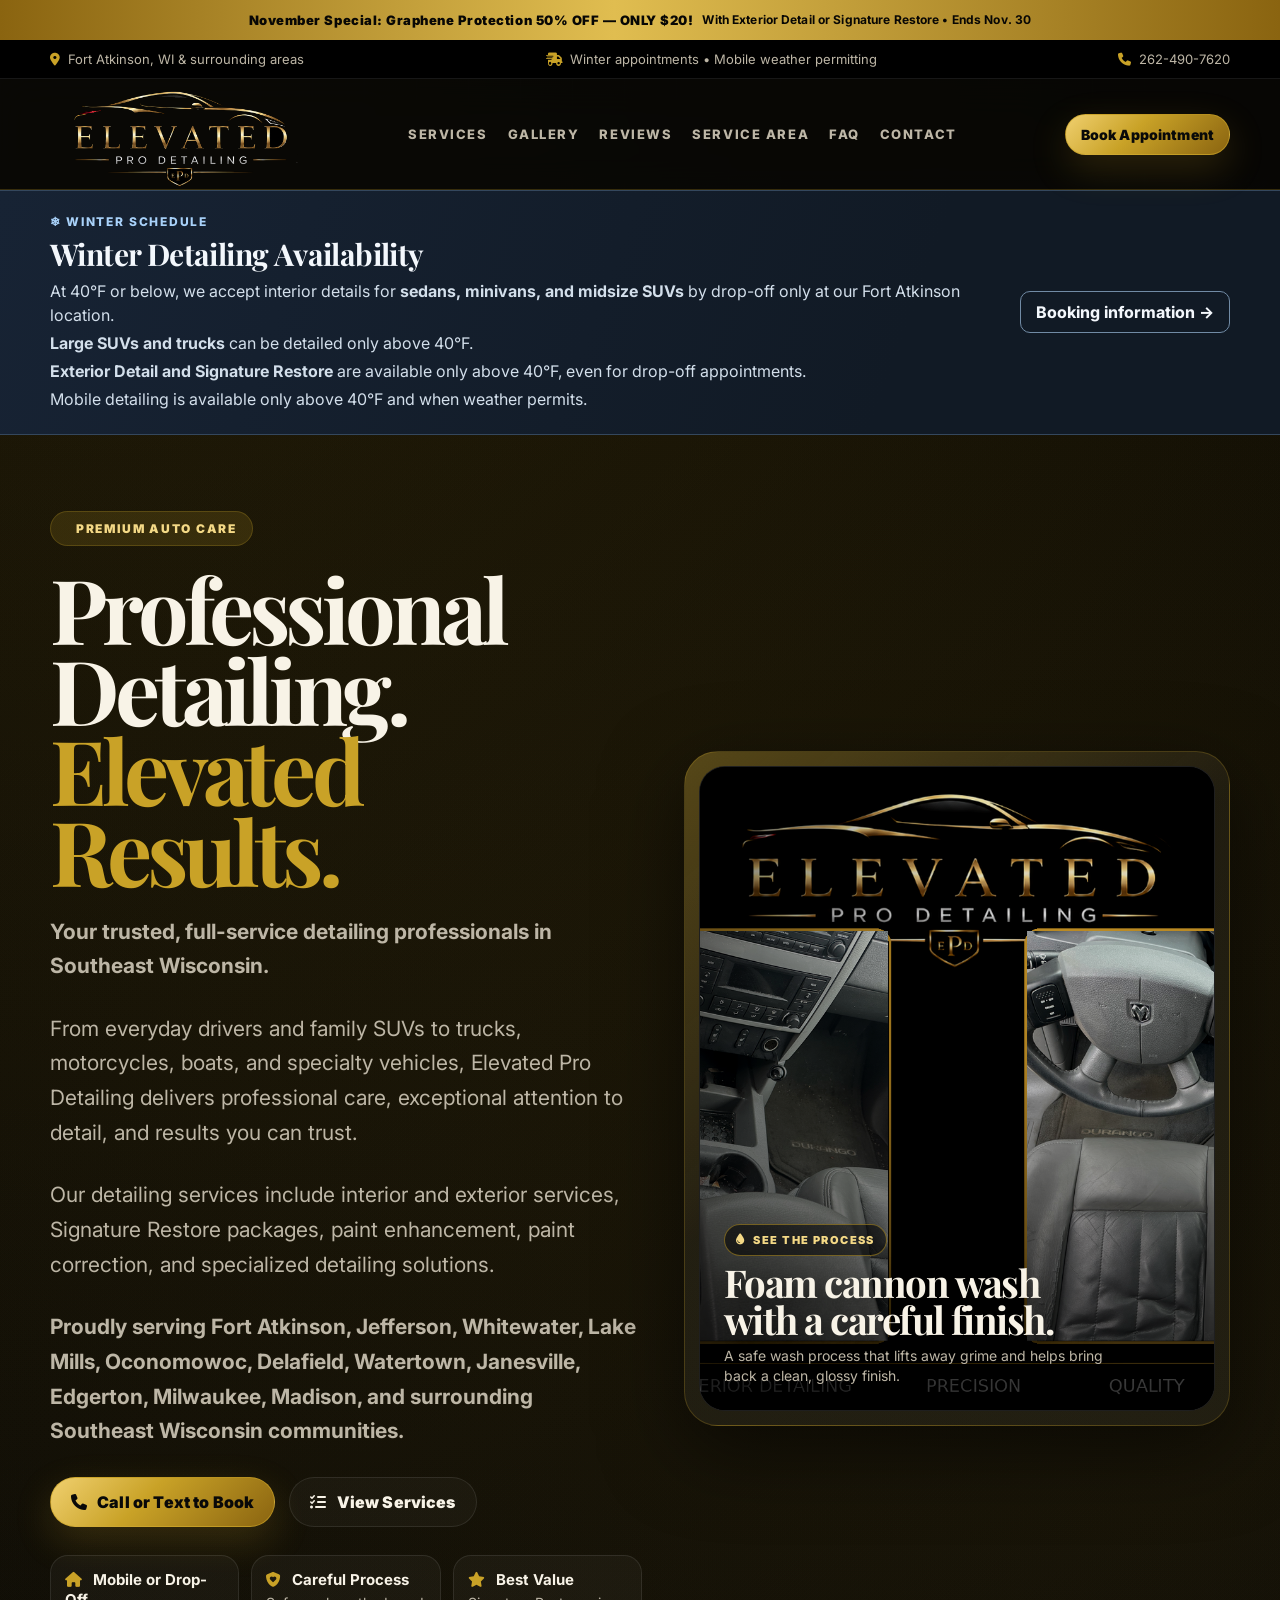
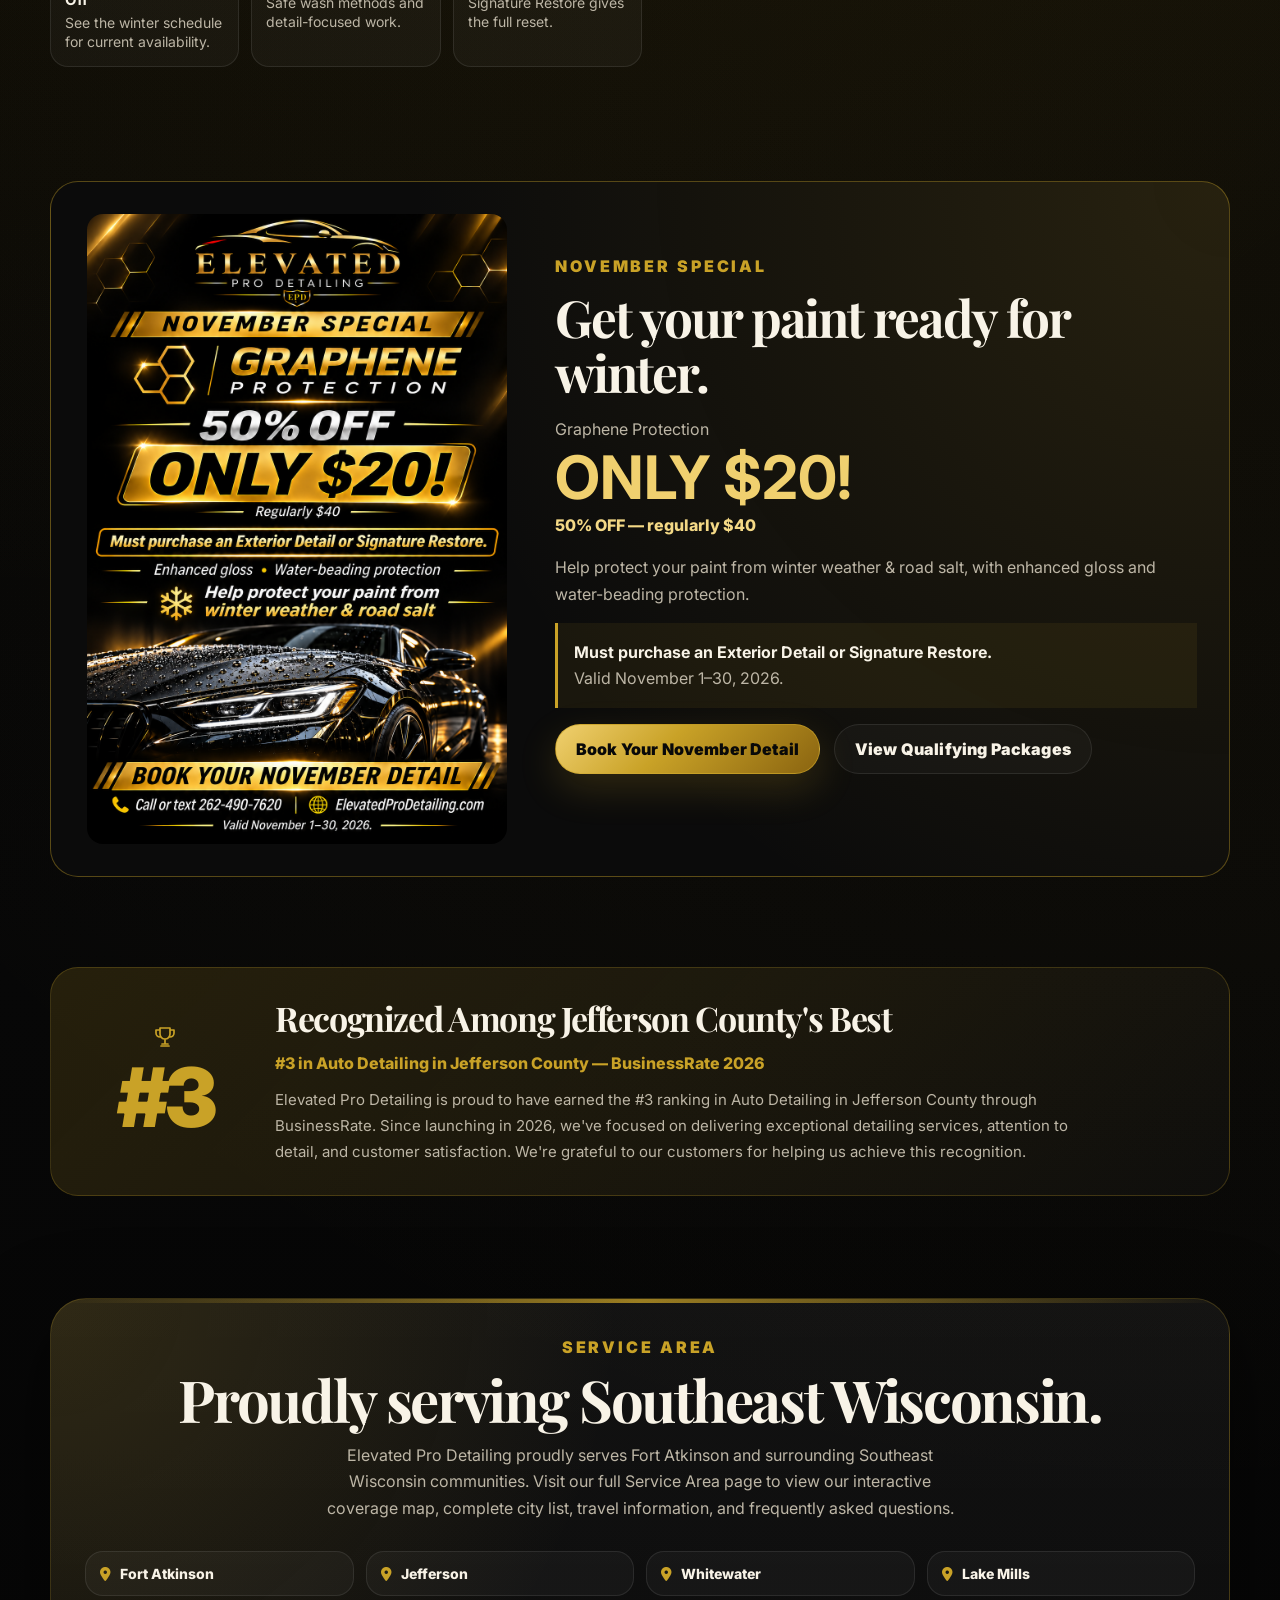
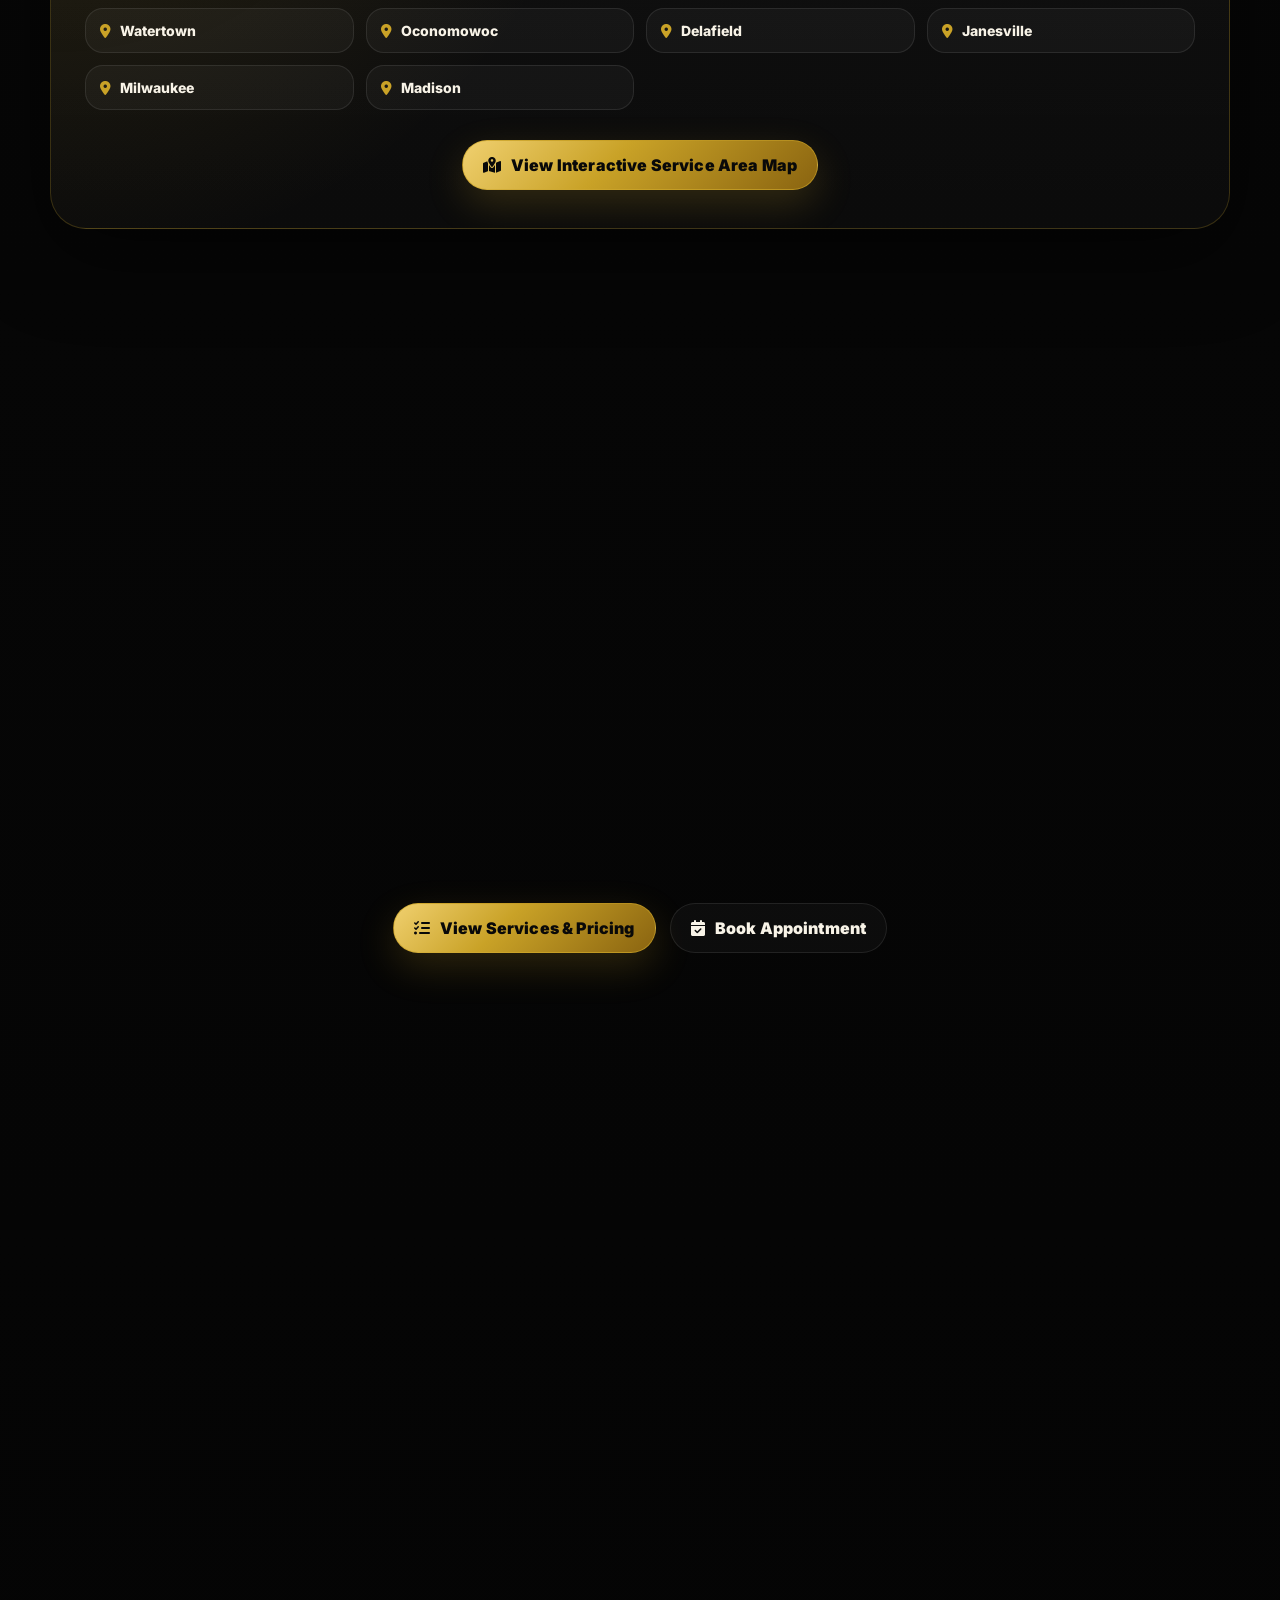
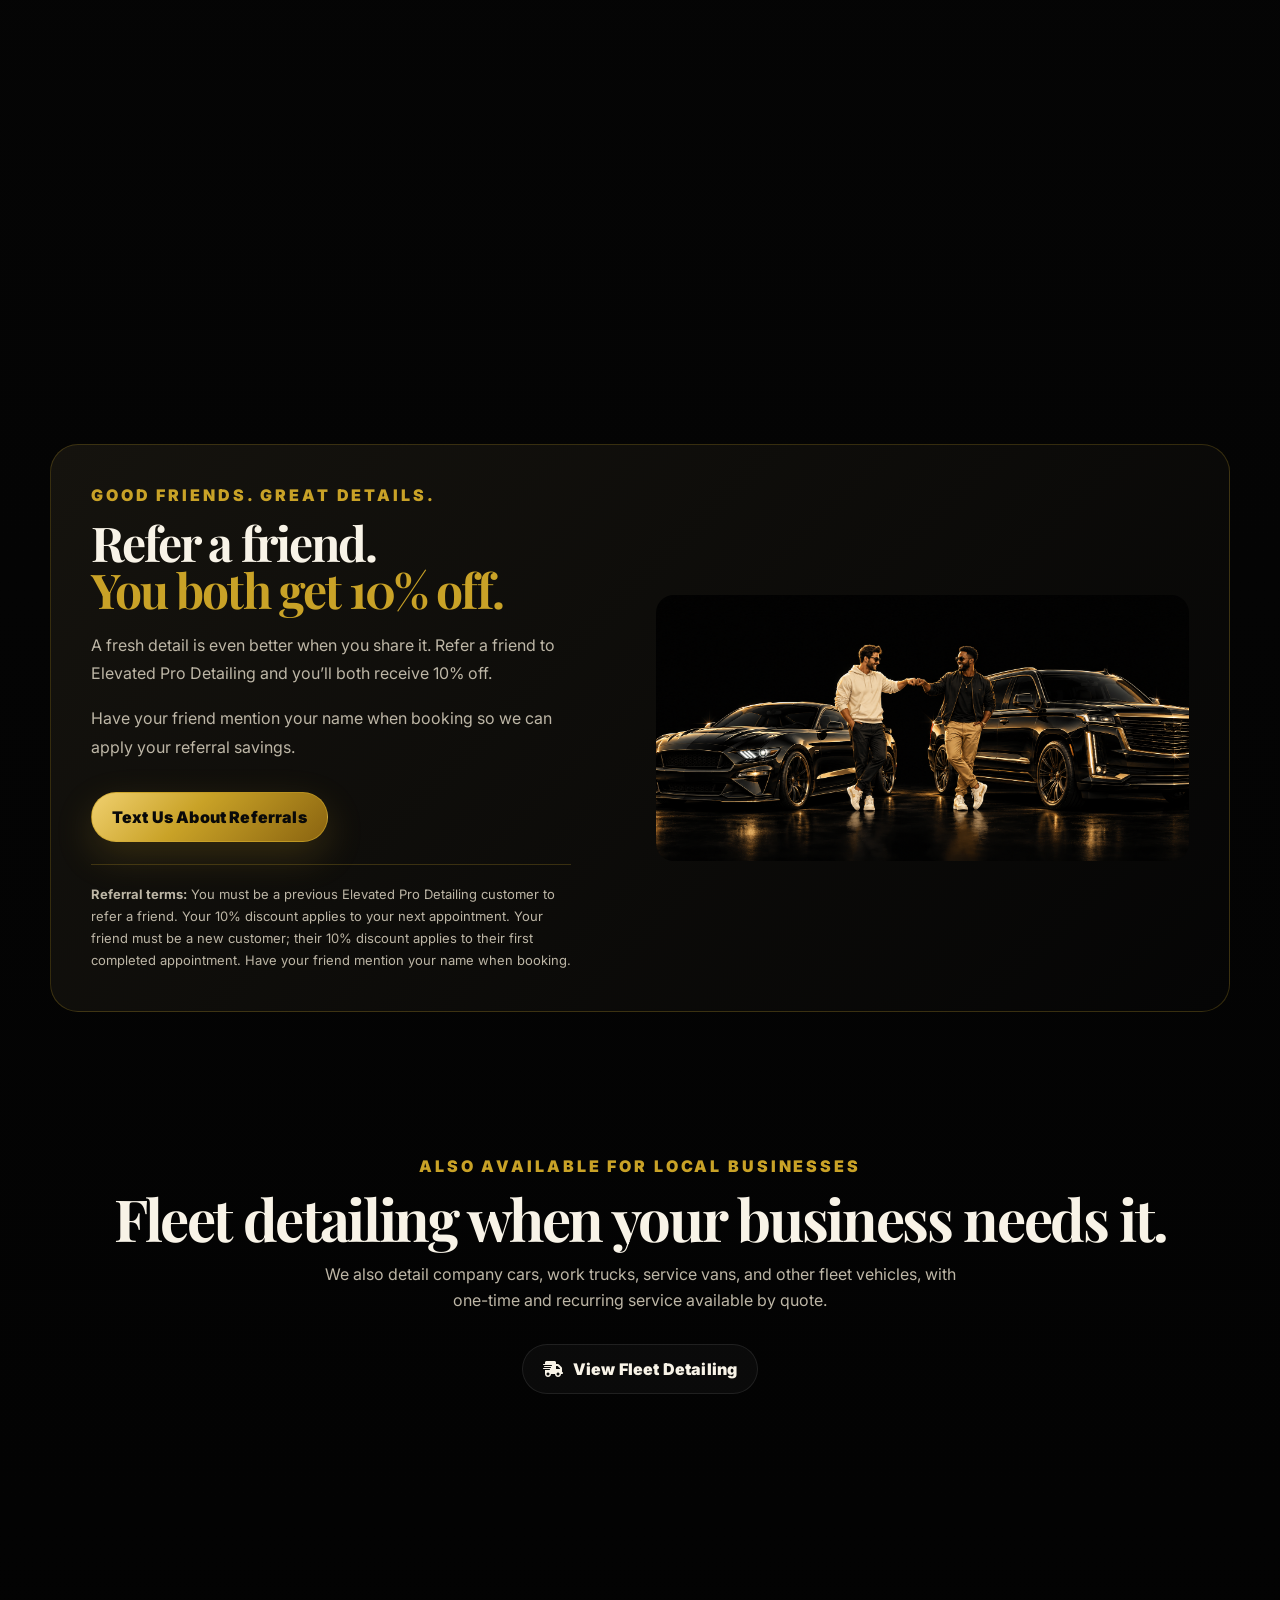
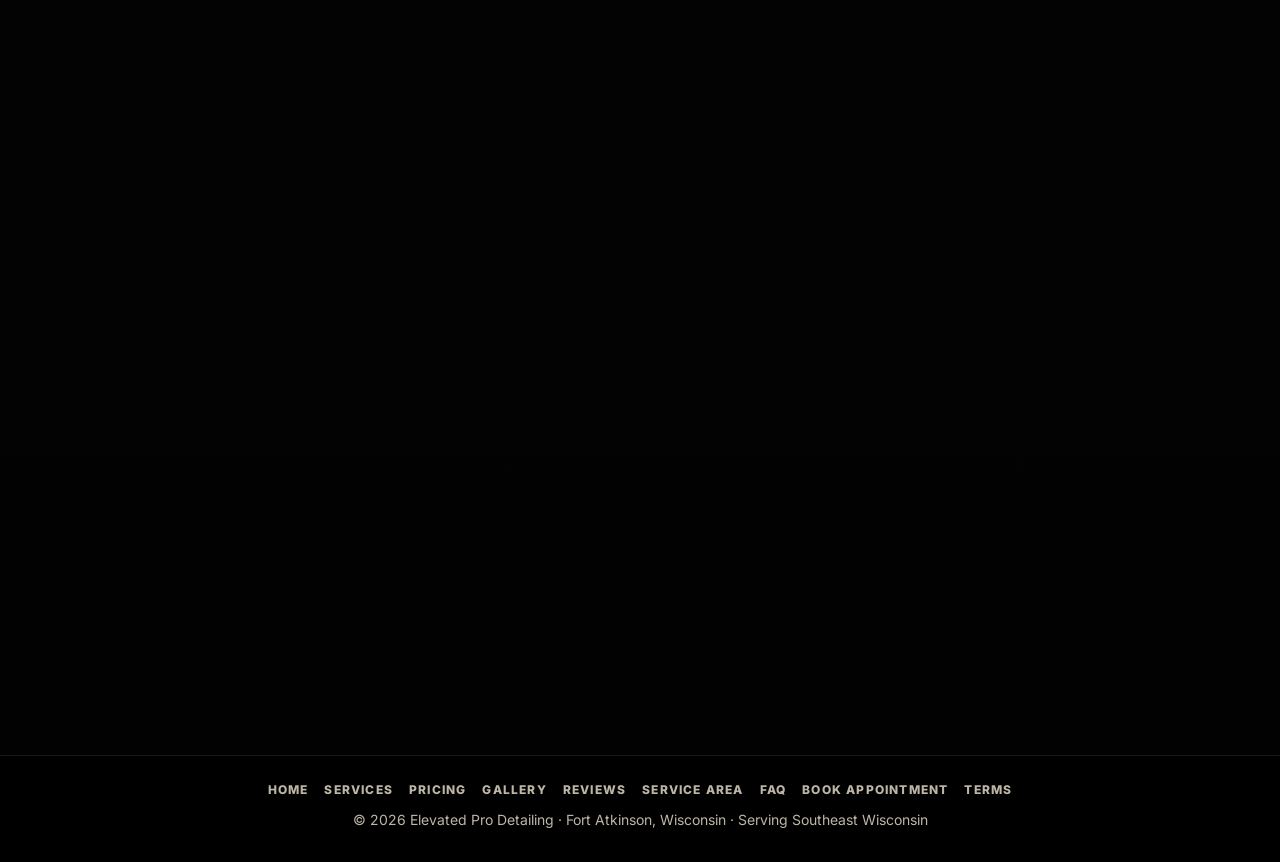
<file: index.html>
<!DOCTYPE html>
<html lang="en">
<head>
  <meta charset="UTF-8" />
  <meta name="viewport" content="width=device-width, initial-scale=1.0" />
  <title>Car Detailing Fort Atkinson, WI | Elevated Pro Detailing</title>
  <meta name="description" content="Professional car detailing in Fort Atkinson, WI for cars, SUVs, trucks, and daily drivers. Mobile and drop-off interior, exterior, and full details." />
  <meta property="og:title" content="Car Detailing Fort Atkinson, WI | Elevated Pro Detailing" />
  <meta property="og:description" content="Professional car detailing in Fort Atkinson, WI for cars, SUVs, trucks, and daily drivers. Mobile and drop-off service available." />
  <meta property="og:url" content="https://elevatedprodetailing.com/" />
  <meta property="og:type" content="website" />
  <meta property="og:image" content="https://elevatedprodetailing.com/assets/images/branding/facebook-preview.jpg" />
  <meta property="og:image:width" content="1200" />
  <meta property="og:image:height" content="630" />
  <meta property="og:image:alt" content="Elevated Pro Detailing metallic gold logo centered on a black background" />
  <meta name="twitter:card" content="summary_large_image" />
  <meta name="twitter:image" content="https://elevatedprodetailing.com/assets/images/branding/facebook-preview.jpg" />
  <meta name="twitter:image:alt" content="Elevated Pro Detailing metallic gold logo centered on a black background" />
  <link rel="canonical" href="https://elevatedprodetailing.com/" />
  <link rel="icon" href="assets/images/branding/new elevated 2.png" />
  <link rel="preconnect" href="https://fonts.googleapis.com">
  <link rel="preconnect" href="https://fonts.gstatic.com" crossorigin>
  <link href="https://fonts.googleapis.com/css2?family=Inter:wght@400;500;600;700;800;900&family=Playfair+Display:wght@700;800&display=swap" rel="stylesheet">
  <link rel="stylesheet" href="https://cdnjs.cloudflare.com/ajax/libs/font-awesome/6.5.2/css/all.min.css">
  <link rel="stylesheet" href="special-banner.css?v=20261102-1">

  <style>
    :root{
      --bg:#050505;
      --bg-soft:#0b0b0b;
      --card:#101010;
      --card-2:#15130e;
      --gold:#c9a227;
      --gold-dark:#8a6410;
      --gold-soft:rgba(201,162,39,.16);
      --text:#f8f3e7;
      --muted:#bdb6a6;
      --line:rgba(201,162,39,.24);
      --white-line:rgba(255,255,255,.09);
      --shadow:0 24px 80px rgba(0,0,0,.55);
      --radius:28px;
    }

    *{box-sizing:border-box;}
    html{scroll-behavior:smooth;}
    body{
      margin:0;
      font-family:Inter, Arial, sans-serif;
      color:var(--text);
      background:
        radial-gradient(circle at 8% 0%, rgba(201,162,39,.16), transparent 30%),
        radial-gradient(circle at 92% 20%, rgba(201,162,39,.08), transparent 28%),
        linear-gradient(180deg,#000 0%, #070707 35%, #020202 100%);
      overflow-x:hidden;
    }
    body::before{
      content:"";
      position:fixed;
      inset:0;
      pointer-events:none;
      background-image:linear-gradient(rgba(255,255,255,.025) 1px, transparent 1px), linear-gradient(90deg, rgba(255,255,255,.025) 1px, transparent 1px);
      background-size:52px 52px;
      mask-image:linear-gradient(to bottom, rgba(0,0,0,.7), transparent 70%);
      z-index:-1;
    }
    a{color:inherit;text-decoration:none;}
    img,video{max-width:100%;display:block;}
    .wrap{width:min(1180px, calc(100% - 34px));margin:0 auto;}

    .special-bar{
      background:linear-gradient(90deg,#8a6410 0%,#e0bd50 48%,#8a6410 100%);
      color:#080705;
      font-size:13px;
      font-weight:900;
      letter-spacing:.04em;
      text-align:center;
    }
    .special-bar a{
      min-height:40px;
      display:flex;
      align-items:center;
      justify-content:center;
      gap:9px;
      padding:8px 17px;
    }
    .special-bar a:hover{text-decoration:underline;}

    .topbar{
      background:#000;
      border-bottom:1px solid var(--white-line);
      color:var(--muted);
      font-size:13px;
    }
    .topbar .wrap{
      min-height:38px;
      display:flex;
      justify-content:space-between;
      align-items:center;
      gap:14px;
      flex-wrap:wrap;
    }
    .topbar span{display:inline-flex;align-items:center;gap:8px;}
    .topbar i{color:var(--gold);}

    header{
      position:sticky;
      top:0;
      z-index:50;
      background:rgba(5,5,5,.82);
      backdrop-filter:blur(18px);
      border-bottom:1px solid var(--line);
    }
    .nav{
      min-height:86px;
      display:flex;
      align-items:center;
      justify-content:space-between;
      gap:24px;
    }
    .brand img{width:250px;max-width:56vw;}
    .nav-links{
      display:flex;
      align-items:center;
      gap:20px;
      font-size:13px;
      text-transform:uppercase;
      letter-spacing:.12em;
      color:var(--muted);
      font-weight:800;
    }
    .nav-links a{transition:.2s ease;}
    .nav-links a:hover{color:var(--gold);}

    .btn{
      display:inline-flex;
      align-items:center;
      justify-content:center;
      gap:10px;
      border:1px solid rgba(201,162,39,.65);
      background:linear-gradient(135deg,#f0d06f 0%, var(--gold) 42%, var(--gold-dark) 100%);
      color:#090909;
      padding:14px 20px;
      border-radius:999px;
      font-weight:900;
      letter-spacing:.01em;
      box-shadow:0 14px 38px rgba(201,162,39,.2);
      transition:transform .2s ease, box-shadow .2s ease, border-color .2s ease;
      white-space:nowrap;
    }
    .btn:hover{transform:translateY(-2px);box-shadow:0 18px 48px rgba(201,162,39,.28);}
    .btn.ghost{
      background:rgba(255,255,255,.03);
      color:var(--text);
      border-color:var(--white-line);
      box-shadow:none;
    }
    .btn.ghost:hover{border-color:var(--gold);}
     .btn.small{padding:11px 15px;font-size:14px;}

    .mobile-actions{display:none;}
    .menu-toggle{
      display:none;
      align-items:center;
      justify-content:center;
      gap:8px;
      padding:9px 12px;
      border:1px solid var(--white-line);
      border-radius:999px;
      color:var(--text);
      background:rgba(255,255,255,.04);
      font-weight:900;
      letter-spacing:.03em;
      cursor:pointer;
    }
    .menu-toggle:hover{border-color:var(--gold);color:var(--gold);}
    .menu-icon{font-size:18px;line-height:1;}
    .desktop-book{display:inline-flex;}
    .mobile-call{display:none;}

    .hero{
      position:relative;
      padding:76px 0 42px;
    }
    .hero-grid{
      display:grid;
      grid-template-columns:1.04fr .96fr;
      gap:42px;
      align-items:center;
    }
    .pill{
      display:inline-flex;
      align-items:center;
      gap:10px;
      padding:9px 15px;
      border-radius:999px;
      border:1px solid var(--line);
      color:#f4d986;
      background:var(--gold-soft);
      text-transform:uppercase;
      letter-spacing:.14em;
      font-size:12px;
      font-weight:900;
      margin-bottom:22px;
    }
    h1,h2,h3{margin:0;}
    h1{
      font-family:"Playfair Display", Georgia, serif;
      font-size:clamp(48px, 7vw, 92px);
      line-height:.9;
      letter-spacing:-.055em;
      max-width:760px;
    }
    .gold{color:var(--gold);}
    .hero-copy p{
      color:var(--muted);
      font-size:clamp(17px, 2vw, 21px);
      line-height:1.65;
      margin:24px 0 28px;
      max-width:690px;
    }
    .hero-actions{display:flex;gap:14px;flex-wrap:wrap;margin-bottom:28px;}
    .trust-row{
      display:grid;
      grid-template-columns:repeat(3,1fr);
      gap:12px;
      max-width:720px;
    }
    .trust-item{
      padding:14px;
      border:1px solid var(--white-line);
      border-radius:18px;
      background:rgba(255,255,255,.035);
      color:var(--muted);
      font-size:14px;
      line-height:1.35;
    }
    .trust-item strong{display:block;color:var(--text);font-size:15px;margin-bottom:4px;}
    .trust-item i{color:var(--gold);margin-right:7px;}

    .hero-media{
      position:relative;
      border-radius:34px;
      background:
        linear-gradient(140deg, rgba(201,162,39,.3), transparent 44%),
        rgba(255,255,255,.045);
      border:1px solid var(--line);
      padding:14px;
      box-shadow:var(--shadow);
    }
    .hero-video-card{
      position:relative;
      min-height:500px;
      aspect-ratio:4 / 5;
      border-radius:26px;
      overflow:hidden;
      border:1px solid rgba(255,255,255,.12);
      background:#000;
      isolation:isolate;
    }
    .hero-showcase-video{
      width:100%;
      height:100%;
      object-fit:cover;
      object-position:center;
      filter:saturate(1.06) contrast(1.04);
    }
    .hero-video-card::after{
      content:"";
      position:absolute;
      inset:0;
      z-index:1;
      pointer-events:none;
      background:
        linear-gradient(180deg, rgba(0,0,0,.08) 0%, rgba(0,0,0,.2) 45%, rgba(0,0,0,.82) 100%),
        linear-gradient(90deg, rgba(0,0,0,.44), transparent 52%);
    }
    .video-overlay{
      position:absolute;
      left:24px;
      right:24px;
      bottom:24px;
      z-index:2;
      display:grid;
      gap:8px;
    }
    .video-kicker{
      display:inline-flex;
      width:max-content;
      max-width:100%;
      align-items:center;
      gap:8px;
      padding:8px 11px;
      border:1px solid rgba(201,162,39,.5);
      border-radius:999px;
      background:rgba(0,0,0,.54);
      color:#f4d986;
      font-size:11px;
      font-weight:900;
      letter-spacing:.13em;
      text-transform:uppercase;
    }
    .video-overlay strong{
      max-width:380px;
      font-family:"Playfair Display", Georgia, serif;
      font-size:clamp(27px, 3vw, 42px);
      line-height:.96;
      letter-spacing:-.04em;
      color:var(--text);
      text-shadow:0 8px 26px rgba(0,0,0,.75);
    }
    .video-overlay span{
      max-width:390px;
      color:var(--muted);
      font-size:14px;
      line-height:1.45;
      text-shadow:0 6px 20px rgba(0,0,0,.7);
    }
    .logo-card{
      position:relative;
      background:linear-gradient(180deg, rgba(0,0,0,.4), rgba(0,0,0,.82)), url("assets/images/pricing/July Flyer new design basic 7-27-26.png?v=20260727-basic-v4") center/cover no-repeat;
      min-height:500px;
      border-radius:26px;
      overflow:hidden;
      border:1px solid rgba(255,255,255,.1);
      display:flex;
      flex-direction:column;
      justify-content:space-between;
      padding:30px;
    }
    .logo-card img{width:min(420px, 100%);margin:0 auto;filter:drop-shadow(0 10px 30px rgba(0,0,0,.75));}
    .stat-card{
      border:1px solid rgba(201,162,39,.5);
      background:rgba(0,0,0,.72);
      backdrop-filter:blur(10px);
      border-radius:22px;
      padding:20px;
      display:grid;
      grid-template-columns:auto 1fr;
      gap:14px;
      align-items:center;
    }
    .stat-icon{
      width:48px;height:48px;
      border-radius:16px;
      display:grid;place-items:center;
      background:var(--gold-soft);
      color:var(--gold);
      font-size:22px;
    }
    .stat-card strong{font-size:20px;display:block;}
    .stat-card span{color:var(--muted);font-size:14px;line-height:1.45;}

    section{padding:72px 0;}
    .section-head{
      display:flex;
      justify-content:space-between;
      align-items:end;
      gap:26px;
      margin-bottom:30px;
    }
    .section-head.center{text-align:center;display:block;}
    .kicker{
    color:var(--gold);
    text-transform:uppercase;
    letter-spacing:.18em;
    font-size:16px;
    font-weight:900;
    margin-bottom:14px;
}
    h2{
      font-family:"Playfair Display", Georgia, serif;
      font-size:clamp(34px, 5vw, 58px);
      line-height:.98;
      letter-spacing:-.04em;
    }
    .section-head p,.section-head.center p{
      color:var(--muted);
      line-height:1.65;
      max-width:650px;
      margin:14px 0 0;
    }
    .section-head.center p{margin:14px auto 0;}

    .video-wrap{
      border:1px solid var(--line);
      border-radius:34px;
      padding:14px;
      background:rgba(255,255,255,.035);
      box-shadow:var(--shadow);
    }
    .showcase-video{
      width:100%;
      max-height:640px;
      object-fit:cover;
      border-radius:24px;
      background:#000;
    }

    .service-grid{
      display:grid;
      grid-template-columns:repeat(3, 1fr);
      gap:18px;
    }
    .home-service-grid{
      grid-template-columns:repeat(4, 1fr);
    }
    .service-card{
      min-height:100%;
      border:1px solid var(--white-line);
      border-radius:var(--radius);
      background:linear-gradient(180deg, rgba(255,255,255,.055), rgba(255,255,255,.025));
      padding:26px;
      box-shadow:0 18px 60px rgba(0,0,0,.28);
      position:relative;
      overflow:hidden;
    }
    .service-card::before{
      content:"";
      position:absolute;
      inset:0 0 auto;
      height:4px;
      background:linear-gradient(90deg, transparent, var(--gold), transparent);
      opacity:.65;
    }
    .service-card.featured{
      border-color:rgba(201,162,39,.55);
      background:
        radial-gradient(circle at top, rgba(201,162,39,.18), transparent 46%),
        linear-gradient(180deg, rgba(255,255,255,.07), rgba(255,255,255,.025));
    }
    .badge{
      display:inline-flex;
      margin-bottom:14px;
      border:1px solid var(--line);
      background:var(--gold-soft);
      color:#f4d986;
      border-radius:999px;
      padding:7px 11px;
      text-transform:uppercase;
      letter-spacing:.11em;
      font-size:11px;
      font-weight:900;
    }
    .service-card h3{
      font-family:"Playfair Display", Georgia, serif;
      color:var(--gold);
      font-size:30px;
      line-height:1;
      letter-spacing:-.03em;
      margin-bottom:10px;
    }
    .service-card p{color:var(--muted);line-height:1.55;margin:0 0 18px;}
    .home-service-card p{margin-bottom:0;}
    .service-card ul{padding-left:18px;margin:0 0 22px;color:var(--muted);line-height:1.65;}
    .price-list{display:grid;gap:10px;margin-top:auto;}
    .price-row{
      display:flex;
      justify-content:space-between;
      gap:14px;
      align-items:center;
      padding:12px 0;
      border-top:1px dashed rgba(255,255,255,.14);
      color:var(--muted);
    }
    .price-row strong{font-size:24px;color:var(--text);}
    .home-service-actions{
      justify-content:center;
      margin-top:28px;
      margin-bottom:0;
    }
    .monthly-special{
      display:grid;
      grid-template-columns:.92fr 1.08fr;
      overflow:hidden;
      border:1px solid rgba(201,162,39,.58);
      border-radius:34px;
      background:
        radial-gradient(circle at 90% 0%,rgba(201,162,39,.2),transparent 42%),
        linear-gradient(135deg,#15130e,#090909);
      box-shadow:var(--shadow);
    }
    .monthly-special-media{
  min-height:390px;
  position:relative;
  overflow:hidden;
  background:#000;
}
    .monthly-special-media::after{
      content:"";
      position:absolute;
      inset:0;
      background:linear-gradient(90deg,transparent 55%,rgba(9,9,9,.82));
      pointer-events:none;
    }
    .monthly-special-photo{position:relative;min-width:0;overflow:hidden;}
   .monthly-special-photo{
  width:100%;
  height:100%;
}

.monthly-special-photo img{
  width:100%;
  height:100%;
  object-fit:contain;
  display:block;
}
    .monthly-special-copy{
      display:flex;
      flex-direction:column;
      justify-content:center;
      align-items:flex-start;
      padding:46px;
    }
    .monthly-special-copy h2{max-width:620px;}
    .monthly-special-copy p{
      max-width:600px;
      margin:18px 0 26px;
      color:var(--muted);
      font-size:18px;
      line-height:1.65;
    }
    .monthly-special-copy strong{color:var(--text);}

    .split{
      display:grid;
      grid-template-columns:.9fr 1.1fr;
      gap:24px;
      align-items:stretch;
    }
    .panel{
      border:1px solid var(--line);
      border-radius:var(--radius);
      background:
        radial-gradient(circle at top left, rgba(201,162,39,.14), transparent 40%),
        rgba(255,255,255,.035);
      padding:30px;
      box-shadow:var(--shadow);
    }
    .panel p{color:var(--muted);line-height:1.65;}
    .flyer-img{border-radius:22px;border:1px solid var(--white-line);width:100%;}

    .addon-grid{
      display:grid;
      grid-template-columns:repeat(4,1fr);
      gap:14px;
    }
    .addon{
      border:1px solid var(--white-line);
      border-radius:20px;
      padding:18px;
      background:rgba(255,255,255,.035);
    }
    .addon span{color:var(--muted);display:block;line-height:1.35;}
    .addon strong{display:block;margin-top:8px;color:var(--gold);font-size:25px;}

    .process-grid{
      display:grid;
      grid-template-columns:repeat(4,1fr);
      gap:14px;
    }
    .step{
      border:1px solid var(--white-line);
      border-radius:22px;
      padding:22px;
      background:linear-gradient(180deg, rgba(255,255,255,.04), rgba(255,255,255,.02));
    }
    .step-num{
      width:44px;height:44px;
      border-radius:15px;
      display:grid;place-items:center;
      background:var(--gold-soft);
      color:var(--gold);
      font-weight:900;
      margin-bottom:16px;
    }
    .step h3{font-size:18px;margin-bottom:8px;}
    .step p{color:var(--muted);line-height:1.55;margin:0;font-size:14px;}

    .review-card{
      max-width:760px;
      margin:0 auto;
      text-align:center;
      border:1px solid var(--line);
      border-radius:var(--radius);
      padding:34px;
      background:linear-gradient(180deg, rgba(201,162,39,.1), rgba(255,255,255,.025));
      box-shadow:var(--shadow);
    }
    .stars{color:#ffd76a;font-size:32px;letter-spacing:.08em;margin-bottom:12px;}
    .review-card p{color:var(--muted);line-height:1.65;margin:10px auto 22px;max-width:560px;}

    /* BusinessRate recognition */
    .recognition-section{padding:18px 0 30px;}
    .recognition-card{display:grid;grid-template-columns:160px minmax(0,1fr);align-items:center;gap:30px;padding:30px 34px;border:1px solid var(--line);border-radius:var(--radius);background:linear-gradient(135deg,var(--gold-soft),rgba(255,255,255,.025));}
    .recognition-rank{text-align:center;color:var(--gold);}
    .recognition-rank svg{display:block;margin:0 auto 8px;}
    .recognition-rank strong{display:block;font-size:clamp(60px,7vw,82px);line-height:1;font-weight:900;letter-spacing:-.05em;}
    .recognition-card h2{font-family:"Playfair Display",Georgia,serif;font-size:clamp(24px,3vw,34px);line-height:1.2;}
    .recognition-detail{color:var(--gold);font-size:16px;font-weight:800;line-height:1.5;margin:12px 0;}
    .recognition-copy{color:var(--muted);font-size:15px;line-height:1.75;margin:0;max-width:820px;}
    .review-card .recognition-note{color:var(--muted);font-size:13px;line-height:1.6;margin:16px auto 20px;}
    @media(max-width:760px){
      .recognition-section{padding:12px 0 24px;}
      .recognition-card{grid-template-columns:1fr;gap:20px;padding:26px 22px;}
      .recognition-rank{display:flex;align-items:center;justify-content:flex-start;gap:14px;}
      .recognition-rank svg{margin:0;flex-shrink:0;}
    }

    .rates-card{max-width:760px;margin:0 auto;}

    .service-area-section{
      padding:72px 0;
    }
    .area-card{
      position:relative;
      overflow:hidden;
      border:1px solid var(--line);
      border-radius:36px;
      padding:38px 34px;
      background:
        radial-gradient(circle at top left, rgba(201,162,39,.16), transparent 44%),
        linear-gradient(180deg, rgba(255,255,255,.05), rgba(255,255,255,.025));
      box-shadow:var(--shadow);
    }
    .area-card::before{
      content:"";
      position:absolute;
      inset:0 0 auto;
      height:4px;
      background:linear-gradient(90deg, transparent, var(--gold), transparent);
      opacity:.75;
    }
    .area-card p{
      color:var(--muted);
      line-height:1.65;
      max-width:820px;
      margin:14px auto 26px;
      text-align:center;
    }
    .area-grid{
      display:grid;
      grid-template-columns:repeat(4,1fr);
      gap:12px;
    }
    .area-item{
      display:flex;
      align-items:center;
      gap:9px;
      border:1px solid var(--white-line);
      border-radius:18px;
      background:rgba(255,255,255,.035);
      color:var(--text);
      padding:13px 14px;
      font-weight:800;
      font-size:14px;
    }
    .area-item i{color:var(--gold);}

    .contact{
      padding-bottom:54px;
    }
    .contact-box{
      border:1px solid rgba(201,162,39,.42);
      border-radius:36px;
      padding:42px;
      text-align:center;
      background:
        radial-gradient(circle at top, rgba(201,162,39,.2), transparent 42%),
        linear-gradient(180deg, rgba(255,255,255,.05), rgba(255,255,255,.025));
      box-shadow:var(--shadow);
    }
    .phone{
      display:block;
      color:var(--gold);
      font-size:clamp(36px, 6vw, 64px);
      font-weight:900;
      letter-spacing:-.04em;
      margin:16px 0 10px;
    }
    .service-area{color:var(--muted);font-size:18px;margin:0 0 24px;}
    .payments{margin:28px auto;}
    .payments p{
      color:var(--gold);
      font-size:12px;
      font-weight:900;
      letter-spacing:.16em;
      text-transform:uppercase;
      margin:0 0 12px;
    }
    .payment-logos{width:min(420px,100%);margin:0 auto;}
    .social .fa-facebook{color:#1877F2;}
    footer{
      border-top:1px solid var(--white-line);
      padding:26px 0 34px;
      text-align:center;
      color:var(--muted);
      font-size:14px;
      background:#000;
    }


    .pricing-modal{
      display:none;
      position:fixed;
      z-index:9999;
      inset:0;
      background:rgba(0,0,0,.88);
      padding:24px;
      overflow:auto;
    }

    .pricing-modal.active{
      display:flex;
      align-items:center;
      justify-content:center;
    }

    .pricing-modal img{
      max-width:min(900px, 95vw);
      max-height:90vh;
      border-radius:18px;
      border:1px solid var(--line);
      box-shadow:0 24px 80px rgba(0,0,0,.8);
    }

    .pricing-close{
      position:fixed;
      top:18px;
      right:22px;
      color:white;
      font-size:42px;
      font-weight:900;
      cursor:pointer;
      z-index:10000;
      line-height:1;
    }



    /* Subtle premium scroll animations */
    .reveal{
      opacity:0;
      transform:translateY(14px);
      transition:opacity .42s ease-out, transform .42s ease-out;
      transition-delay:var(--reveal-delay, 0ms);
      will-change:opacity, transform;
    }
    .reveal.visible{
      opacity:1;
      transform:translateY(0);
    }
    .reveal-left{
      transform:translateX(-14px);
    }
    .reveal-right{
      transform:translateX(14px);
    }
    .reveal-left.visible,
    .reveal-right.visible{
      transform:translateX(0);
    }
    .reveal-zoom{
      transform:scale(.985);
    }
    .reveal-zoom.visible{
      transform:scale(1);
    }

    @media (prefers-reduced-motion: reduce){
      .reveal,
      .reveal-left,
      .reveal-right,
      .reveal-zoom{
        opacity:1 !important;
        transform:none !important;
        transition:none !important;
      }
    }

    @media (max-width: 980px){
      .hero-grid,.split{grid-template-columns:1fr;}
      .hero-video-card{min-height:420px;aspect-ratio:16 / 10;}
      .logo-card{min-height:420px;}
      .service-grid{grid-template-columns:1fr 1fr;}
      .home-service-grid{grid-template-columns:1fr 1fr;}
      .monthly-special{grid-template-columns:1fr;}
      .monthly-special-media{min-height:300px;}
      .monthly-special-media::after{background:linear-gradient(180deg,transparent 55%,rgba(9,9,9,.9));}
      .addon-grid,.process-grid{grid-template-columns:1fr 1fr;}
      .section-head{display:block;}
    }
    @media (max-width: 760px){
      .topbar .wrap{
        justify-content:center;
        text-align:center;
        padding:6px 0;
        gap:6px;
        font-size:12px;
      }
      .topbar span:nth-child(2){display:none;}
      .special-bar{font-size:12px;}
      .monthly-special-copy{padding:28px 22px 32px;}
      .monthly-special-copy p{font-size:16px;}

      header{position:sticky;top:0;}
      .nav{
        min-height:auto;
        display:grid;
        grid-template-columns:auto 1fr;
        align-items:center;
        gap:10px;
        padding:8px 0;
        position:relative;
      }
      .brand img{width:142px;max-width:48vw;}

      .mobile-actions{
        display:flex;
        align-items:center;
        justify-content:flex-end;
        gap:8px;
      }
      .menu-toggle{display:inline-flex;font-size:13px;}
      .desktop-book{display:none;}
      .mobile-call{
        display:inline-flex;
        width:auto;
        padding:9px 13px;
        font-size:13px;
        box-shadow:none;
      }

      .nav-links{
        display:none;
        position:absolute;
        left:0;
        right:0;
        top:calc(100% + 8px);
        z-index:80;
        width:100%;
        padding:14px;
        border:1px solid var(--line);
        border-radius:18px;
        background:rgba(5,5,5,.97);
        box-shadow:0 18px 50px rgba(0,0,0,.7);
        backdrop-filter:blur(18px);
        grid-template-columns:1fr;
        gap:0;
        text-align:center;
      }
      .nav-links.open{display:grid;}
      .nav-links a{
        display:block;
        padding:13px 10px;
        border-bottom:1px solid var(--white-line);
        font-size:12px;
        letter-spacing:.12em;
      }
      .nav-links a:last-child{border-bottom:0;}

      .hero{padding-top:44px;}
      .hero-video-card{min-height:340px;aspect-ratio:4 / 5;}
      .video-overlay{left:18px;right:18px;bottom:18px;}
      .video-overlay strong{font-size:30px;}
      .video-overlay span{font-size:13px;}
      .trust-row,.service-grid,.addon-grid,.process-grid,.area-grid{grid-template-columns:1fr;}
      section{padding:52px 0;}
      .logo-card{min-height:360px;padding:22px;}
      .contact-box,.area-card{padding:30px 18px;border-radius:28px;}
      .btn{width:100%;}
      .mobile-call{width:auto;}
      .hero-actions,.contact .hero-actions{width:100%;}
    }
    @media(max-width:360px){
      .brand img{width:110px;}
      .nav{gap:6px;}
      .mobile-actions{gap:6px;}
      .menu-toggle{padding:9px 8px;}
      .hero-media{min-width:0;}
    }
    .referral-card{display:grid;grid-template-columns:1fr 1fr;align-items:center;gap:32px;padding:40px;border:1px solid var(--line);border-radius:var(--radius);background:linear-gradient(135deg,#15130e,#050505);overflow:hidden;}
    .referral-copy h2{margin:12px 0 18px;font-size:clamp(32px,4vw,48px);}
    .referral-copy h2 span{color:var(--gold);}
    .referral-copy p{color:var(--muted);line-height:1.8;max-width:480px;}
    .referral-copy .btn{margin-top:14px;white-space:normal;text-align:center;}
    .referral-copy .referral-terms{font-size:13px;line-height:1.7;margin:22px 0 0;padding-top:18px;border-top:1px solid var(--line);}
    .referral-art{width:100%;height:auto;border-radius:18px;}
    @media(max-width:760px){.referral-card{grid-template-columns:1fr;padding:26px;gap:24px;}.referral-copy h2{font-size:34px;}}
  </style>

  <script type="application/ld+json">
  {
    "@context": "https://schema.org",
    "@type": ["LocalBusiness", "AutomotiveBusiness"],
    "@id": "https://elevatedprodetailing.com/#business",
    "name": "Elevated Pro Detailing",
    "url": "https://elevatedprodetailing.com/",
    "telephone": "+1-262-490-7620",
    "image": "https://elevatedprodetailing.com/assets/images/branding/elevated-logo-slick-transparent.png",
    "logo": "https://elevatedprodetailing.com/assets/images/branding/elevated-logo-slick-transparent.png",
    "description": "Elevated Pro Detailing provides professional mobile and drop-off car detailing for cars, SUVs, trucks, and daily drivers in Fort Atkinson, WI and surrounding Southeast Wisconsin communities. Services include interior detailing, exterior detailing, Signature Restore packages, paint enhancement, paint correction, and add-on services.",
    "priceRange": "$$",
    "address": {
      "@type": "PostalAddress",
      "addressLocality": "Fort Atkinson",
      "addressRegion": "WI",
      "addressCountry": "US"
    },
    "areaServed": [
      { "@type": "City", "name": "Fort Atkinson" },
      { "@type": "City", "name": "Jefferson" },
      { "@type": "City", "name": "Whitewater" },
      { "@type": "City", "name": "Lake Mills" },
      { "@type": "City", "name": "Oconomowoc" },
      { "@type": "City", "name": "Johnson Creek" },
      { "@type": "City", "name": "Watertown" },
      { "@type": "City", "name": "Milton" },
      { "@type": "City", "name": "Edgerton" },
      { "@type": "City", "name": "Janesville" },
      { "@type": "City", "name": "Milwaukee" },
      { "@type": "City", "name": "Madison" },
      { "@type": "City", "name": "Ixonia" },
      { "@type": "City", "name": "Delafield" }
    ],
    "sameAs": [
      "https://www.facebook.com/ElevatedProDetailing"
    ],
    "makesOffer": [
      {
        "@type": "Offer",
        "itemOffered": {
          "@type": "Service",
          "name": "Interior Auto Detailing",
          "serviceType": "Interior auto detailing"
        }
      },
      {
        "@type": "Offer",
        "itemOffered": {
          "@type": "Service",
          "name": "Exterior Auto Detailing",
          "serviceType": "Exterior auto detailing"
        }
      },
      {
        "@type": "Offer",
        "itemOffered": {
          "@type": "Service",
          "name": "Signature Restore Detail Package",
          "serviceType": "Full interior and exterior auto detailing"
        }
      },
      {
        "@type": "Offer",
        "itemOffered": {
          "@type": "Service",
          "name": "Paint Enhancement",
          "serviceType": "One-step paint enhancement"
        }
      },
      {
        "@type": "Offer",
        "itemOffered": {
          "@type": "Service",
          "name": "Paint Correction",
          "serviceType": "Two-step paint correction"
        }
      }
    ]
  }
  </script>
  <link rel="stylesheet" href="winter-notice.css">
</head>

<body>
<div class="special-bar" aria-label="November special"><a href="index.html#november-special"><span>November Special: Graphene Protection 50% OFF — ONLY $20!</span><small>With Exterior Detail or Signature Restore • Ends Nov. 30</small></a></div>


  <div class="topbar">
    <div class="wrap">
      <span><i class="fa-solid fa-location-dot"></i> Fort Atkinson, WI & surrounding areas</span>
      <span><i class="fa-solid fa-truck-fast"></i> Winter appointments &bull; Mobile weather permitting</span>
      <span><i class="fa-solid fa-phone"></i> 262-490-7620</span>
    </div>
  </div>

  <header>
    <div class="wrap nav">
      <a class="brand" href="#top" aria-label="Elevated Pro Detailing Home">
        <img src="assets/images/branding/elevated-logo-slick-transparent.png" alt="Elevated Pro Detailing logo" />
      </a>

      <div class="mobile-actions">
        <button class="menu-toggle" type="button" aria-label="Open menu" aria-expanded="false" aria-controls="mainNav">
          <span class="menu-icon">☰</span> Menu
        </button>
        <a class="btn small mobile-call" href="tel:2624907620">Call</a>
      </div>

      <nav class="nav-links" id="mainNav" aria-label="Main navigation">
        <a href="services.html">Services</a>
        <a href="gallery.html">Gallery</a>
        <a href="reviews.html">Reviews</a>
        <a href="service-area.html">Service Area</a>
        <a href="faq.html">FAQ</a>
        <a href="contact.html">Contact</a>
        <a class="mobile-nav-book" href="Appointment.html"><i class="fa-solid fa-calendar-check" aria-hidden="true"></i> Book Appointment</a>
      </nav>

      <a class="btn small desktop-book" href="Appointment.html">Book Appointment</a>
    </div>
  </header>

  <main id="top">
    <aside class="winter-notice" aria-labelledby="winter-heading">
      <div class="wrap winter-layout">
        <div>
          <p class="winter-label"><span aria-hidden="true">&#10052;</span> Winter schedule</p>
          <h2 id="winter-heading">Winter Detailing Availability</h2>
          <p>At 40&deg;F or below, we accept interior details for <strong>sedans, minivans, and midsize SUVs</strong> by drop-off only at our Fort Atkinson location.</p>
          <p><strong>Large SUVs and trucks</strong> can be detailed only above 40&deg;F.</p>
          <p><strong>Exterior Detail and Signature Restore</strong> are available only above 40&deg;F, even for drop-off appointments.</p>
          <p>Mobile detailing is available only above 40&deg;F and when weather permits.</p>
        </div>
        <a class="winter-link" href="Appointment.html">Booking information <span aria-hidden="true">&rarr;</span></a>
      </div>
    </aside>
    <section class="hero">
      <div class="wrap hero-grid">
        <div class="hero-copy">
          <div class="pill"><i class="fa-solid fa-sparkles"></i> Premium Auto Care</div>
          <h1>Professional Detailing. <span class="gold">Elevated Results.</span></h1>
          <p><strong>Your trusted, full-service detailing professionals in Southeast Wisconsin.</strong></p>
          <p>From everyday drivers and family SUVs to trucks, motorcycles, boats, and specialty vehicles, Elevated Pro Detailing delivers professional care, exceptional attention to detail, and results you can trust.</p>
          <p>Our detailing services include interior and exterior services, Signature Restore packages, paint enhancement, paint correction, and specialized detailing solutions.</p>
          <p><strong>Proudly serving Fort Atkinson, Jefferson, Whitewater, Lake Mills, Oconomowoc, Delafield, Watertown, Janesville, Edgerton, Milwaukee, Madison, and surrounding Southeast Wisconsin communities.</strong></p>

          <div class="hero-actions">
            <a class="btn" href="tel:2624907620"><i class="fa-solid fa-phone"></i> Call or Text to Book</a>
            <a class="btn ghost" href="services.html"><i class="fa-solid fa-list-check"></i> View Services</a>
          </div>

          <div class="trust-row">
            <div class="trust-item"><strong><i class="fa-solid fa-house"></i> Mobile or Drop-Off</strong>See the winter schedule for current availability.</div>
            <div class="trust-item"><strong><i class="fa-solid fa-shield-heart"></i> Careful Process</strong>Safe wash methods and detail-focused work.</div>
            <div class="trust-item"><strong><i class="fa-solid fa-star"></i> Best Value</strong>Signature Restore gives the full reset.</div>
          </div>
        </div>

        <div class="hero-media">
          <div class="hero-video-card" aria-label="Foam cannon detailing process video">
            <video autoplay muted loop playsinline preload="metadata" poster="assets/images/gallery/Mike Before & After2.png" class="hero-showcase-video">
              <source src="assets/videos/foam-cannon-web.mp4" type="video/mp4">
              Your browser does not support video.
            </video>
            <div class="video-overlay">
              <div class="video-kicker"><i class="fa-solid fa-droplet"></i> See The Process</div>
              <strong>Foam cannon wash with a careful finish.</strong>
              <span>A safe wash process that lifts away grime and helps bring back a clean, glossy finish.</span>
            </div>
          </div>
        </div>
      </div>
    </section>

    <section id="november-special" aria-labelledby="november-special-title">
      <div class="wrap november-offer">
        <a class="november-flyer" href="assets/images/promotions/november-2026-graphene-winter.png" aria-label="View the November Graphene Protection flyer full size"><img src="assets/images/promotions/november-2026-graphene-winter.png" alt="November special: Graphene Protection 50% off, only $20, regularly $40. Must purchase an Exterior Detail or Signature Restore. Help protect your paint from winter weather and road salt. Valid November 1–30, 2026." width="1024" height="1536" loading="lazy" decoding="async"></a>
        <div class="november-copy">
          <div class="kicker">November Special</div>
          <h2 id="november-special-title">Get your paint ready for winter.</h2>
          <p class="november-price">Graphene Protection <strong>ONLY $20!</strong><span>50% OFF — regularly $40</span></p>
          <p>Help protect your paint from winter weather &amp; road salt, with enhanced gloss and water-beading protection.</p>
          <p class="november-terms"><strong>Must purchase an Exterior Detail or Signature Restore.</strong><br>Valid November 1–30, 2026.</p>
          <div class="hero-actions"><a class="btn" href="Appointment.html">Book Your November Detail</a><a class="btn ghost" href="services.html#packages">View Qualifying Packages</a></div>
        </div>
      </div>
    </section>
    <section class="recognition-section" aria-labelledby="recognition-title">
      <div class="wrap">
        <div class="recognition-card">
          <div class="recognition-rank" aria-hidden="true"><svg viewBox="0 0 24 24" width="24" height="24" fill="none" stroke="currentColor" stroke-width="1.7" stroke-linecap="round" stroke-linejoin="round" aria-hidden="true" focusable="false"><path d="M7 3h10v6a5 5 0 0 1-10 0V3Z M7 5H3v3a4 4 0 0 0 4 4 M17 5h4v3a4 4 0 0 1-4 4 M12 14v5 M8 21h8 M9 19h6"/></svg><strong>#3</strong></div>
          <div>
            <h2 id="recognition-title">Recognized Among Jefferson County's Best</h2>
            <p class="recognition-detail">#3 in Auto Detailing in Jefferson County — BusinessRate 2026</p>
            <p class="recognition-copy">Elevated Pro Detailing is proud to have earned the #3 ranking in Auto Detailing in Jefferson County through BusinessRate. Since launching in 2026, we've focused on delivering exceptional detailing services, attention to detail, and customer satisfaction. We're grateful to our customers for helping us achieve this recognition.</p>
          </div>
        </div>
      </div>
    </section>

    <section id="service-area" class="service-area-section">
      <div class="wrap">
        <div class="area-card">
          <div class="section-head center">
            <div class="kicker">Service Area</div>
            <h2>Proudly serving Southeast Wisconsin.</h2>
            <p>Elevated Pro Detailing proudly serves Fort Atkinson and surrounding Southeast Wisconsin communities. Visit our full Service Area page to view our interactive coverage map, complete city list, travel information, and frequently asked questions.</p>
          </div>

          <div class="area-grid" aria-label="Elevated Pro Detailing featured service areas">
            <div class="area-item"><i class="fa-solid fa-location-dot"></i> Fort Atkinson</div>
            <div class="area-item"><i class="fa-solid fa-location-dot"></i> Jefferson</div>
            <div class="area-item"><i class="fa-solid fa-location-dot"></i> Whitewater</div>
            <div class="area-item"><i class="fa-solid fa-location-dot"></i> Lake Mills</div>
            <div class="area-item"><i class="fa-solid fa-location-dot"></i> Watertown</div>
            <div class="area-item"><i class="fa-solid fa-location-dot"></i> Oconomowoc</div>
            <div class="area-item"><i class="fa-solid fa-location-dot"></i> Delafield</div>
            <div class="area-item"><i class="fa-solid fa-location-dot"></i> Janesville</div>
            <div class="area-item"><i class="fa-solid fa-location-dot"></i> Milwaukee</div>
            <div class="area-item"><i class="fa-solid fa-location-dot"></i> Madison</div>
          </div>

          <div class="hero-actions" style="justify-content:center; margin-top:30px; margin-bottom:0;">
            <a class="btn" href="service-area.html">
              <i class="fa-solid fa-map-location-dot"></i>
              View Interactive Service Area Map
            </a>
          </div>
        </div>
      </div>
    </section>

    <section id="services">
      <div class="wrap">
        <div class="section-head">
          <div>
            <div class="kicker">Services</div>
            <h2>Focused detailing options without the clutter.</h2>
          </div>
          <p>Choose a quick refresh, a full Signature Restore, paint polishing, or custom work for larger and specialty vehicles. Full service details and pricing now live on one dedicated page.</p>
        </div>

        <div class="service-grid home-service-grid">
          <article class="service-card home-service-card featured">
            <span class="badge">Most Popular</span>
            <h3>Signature Restore</h3>
            <p>A complete interior and exterior reset for daily drivers, family vehicles, and vehicles that need the full refresh.</p>
          </article>
          <article class="service-card home-service-card">
            <span class="badge">Interior & Exterior</span>
            <h3>Detail Packages</h3>
            <p>Focused interior or exterior options for vehicles that need targeted cleaning, shine, and care.</p>
          </article>
          <article class="service-card home-service-card">
            <span class="badge">Paint Services</span>
            <h3>Enhancement & Correction</h3>
            <p>Gloss-focused polishing and heavier correction options for swirls, haze, oxidation, and clarity.</p>
          </article>
          <article class="service-card home-service-card">
            <span class="badge">Custom Work</span>
            <h3>Boats, RVs & More</h3>
            <p>Custom quotes available for boats, RVs, motorcycles, enclosed trailers, convertible tops, and specialty work.</p>
          </article>
        </div>

        <div class="hero-actions home-service-actions">
          <a class="btn" href="services.html"><i class="fa-solid fa-list-check"></i> View Services & Pricing</a>
          <a class="btn ghost" href="Appointment.html"><i class="fa-solid fa-calendar-check"></i> Book Appointment</a>
        </div>
      </div>
    </section>



    <section>
      <div class="wrap">
        <div class="section-head center">
          <div class="kicker">How It Works</div>
          <h2>Easy from start to finish.</h2>
        </div>

        <div class="process-grid">
          <div class="step"><div class="step-num">1</div><h3>Pick a service</h3><p>Choose the package that matches your vehicle’s condition and goals.</p></div>
          <div class="step"><div class="step-num">2</div><h3>Choose where we detail</h3><p>Drop off your vehicle or ask about mobile detailing at your location.</p></div>
          <div class="step"><div class="step-num">3</div><h3>Book your spot</h3><p>Call, text, message on Facebook, or use the appointment page.</p></div>
          <div class="step"><div class="step-num">4</div><h3>Enjoy the reset</h3><p>Your vehicle gets cleaned, refreshed, and finished with care.</p></div>
        </div>
      </div>
    </section>

    <section id="reviews">
      <div class="wrap">
        <div class="review-card">
          <div class="stars">★★★★★</div>
          <h2>Customer Reviews</h2>
          <p class="recognition-note">Recognized by BusinessRate — #3 in Auto Detailing in Jefferson County (2026)</p>
          <p>See what customers are saying about Elevated Pro Detailing and the results they received.</p>
          <a class="btn" href="reviews.html">View All Reviews</a>
        </div>
      </div>
    </section>

    <section id="referral-program" aria-labelledby="referral-title">
      <div class="wrap">
        <div class="referral-card">
          <div class="referral-copy">
            <div class="kicker">Good Friends. Great Details.</div>
            <h2 id="referral-title">Refer a friend.<br><span>You both get 10% off.</span></h2>
            <p>A fresh detail is even better when you share it. Refer a friend to Elevated Pro Detailing and you’ll both receive 10% off.</p>
            <p>Have your friend mention your name when booking so we can apply your referral savings.</p>
            <a class="btn" href="sms:2624907620">Text Us About Referrals</a>
            <p class="referral-terms"><strong>Referral terms:</strong> You must be a previous Elevated Pro Detailing customer to refer a friend. Your 10% discount applies to your next appointment. Your friend must be a new customer; their 10% discount applies to their first completed appointment. Have your friend mention your name when booking.</p>
          </div>
          <img class="referral-art" src="assets/images/referral-friends.png?v=ad82a10" alt="Two friends fist bump beside their freshly detailed cars" width="1536" height="1024" loading="lazy" />
        </div>
      </div>
    </section>
    <section id="fleet-detailing">
      <div class="wrap">
        <div class="section-head center">
          <div>
            <div class="kicker">Also Available for Local Businesses</div>
            <h2>Fleet detailing when your business needs it.</h2>
          </div>
          <p>We also detail company cars, work trucks, service vans, and other fleet vehicles, with one-time and recurring service available by quote.</p>
        </div>

        <div class="hero-actions home-service-actions" style="justify-content:center;">
          <a class="btn ghost" href="services.html#fleet-detailing"><i class="fa-solid fa-truck-fast"></i> View Fleet Detailing</a>
        </div>
      </div>
    </section>

    <section id="contact" class="contact">
      <div class="wrap">
        <div class="contact-box">
          <div class="kicker">Book Your Detail</div>
          <h2>Ready to bring your vehicle back to life?</h2>
          <a class="phone" href="tel:2624907620">262-490-7620</a>
          <p class="service-area">Proudly serving Fort Atkinson, Jefferson, Whitewater, Lake Mills, Cambridge, Janesville, Johnson Creek, Watertown, Milton, Edgerton, Oconomowoc, Milwaukee, Madison, and surrounding Southeast Wisconsin communities.</p>

          <div class="payments">
            <p>Accepted Payments</p>
            <img src="assets/images/payments/payment methods.png" alt="Accepted Payments: Cash, Visa, Mastercard, American Express, Venmo" class="payment-logos" />
          </div>

          <div class="hero-actions" style="justify-content:center;">
            <a class="btn" href="tel:2624907620"><i class="fa-solid fa-phone"></i> Call Now</a>
            <a class="btn ghost social" href="https://www.facebook.com/ElevatedProDetailing" target="_blank" rel="noopener"><i class="fa-brands fa-facebook"></i> @ElevatedProDetailing</a>
            <a class="btn ghost" href="Appointment.html"><i class="fa-solid fa-calendar-check"></i> Book Online</a>
            <a class="btn ghost" href="contact.html"><i class="fa-solid fa-address-card"></i> Contact Details</a>
          </div>
        </div>
      </div>
    </section>

  </main>

  <footer>
    <div class="wrap">
      <div style="display:flex; justify-content:center; gap:16px; flex-wrap:wrap; margin-bottom:14px; font-weight:800; text-transform:uppercase; letter-spacing:.1em; font-size:12px;">
        <a href="#top">Home</a>
        <a href="services.html">Services</a>
        <a href="services.html#pricing">Pricing</a>
        <a href="gallery.html">Gallery</a>
        <a href="reviews.html">Reviews</a>
        <a href="service-area.html">Service Area</a>
        <a href="faq.html">FAQ</a>
        <a href="Appointment.html">Book Appointment</a>
        <a href="terms.html">Terms</a>
      </div>
      <div>
        © <span id="year"></span> Elevated Pro Detailing · Fort Atkinson, Wisconsin · Serving Southeast Wisconsin
      </div>
    </div>
  </footer>

  <script>
    document.getElementById("year").textContent = new Date().getFullYear();

    const revealSelectors = [
      '.hero-copy',
      '.hero-media',
      '.video-wrap',
      '.section-head',
      '.service-card',
      '.panel',
      '.step',
      '.review-card',
      '.area-card',
      '.contact-box'
    ];

    const revealItems = document.querySelectorAll(revealSelectors.join(','));

    revealItems.forEach((item, index) => {
      item.classList.add('reveal');

      if(item.classList.contains('hero-copy')) item.classList.add('reveal-left');
      if(item.classList.contains('hero-media')) item.classList.add('reveal-right');
      if(item.classList.contains('video-wrap')) item.classList.add('reveal-zoom');

      const groupIndex = index % 6;
      item.style.setProperty('--reveal-delay', `0ms`);
    });

    if('IntersectionObserver' in window){
      const revealObserver = new IntersectionObserver((entries, observer) => {
        entries.forEach(entry => {
          if(entry.isIntersecting){
            entry.target.classList.add('visible');
            observer.unobserve(entry.target);
          }
        });
      }, { threshold: 0.12, rootMargin: '0px 0px -40px 0px' });

      revealItems.forEach(item => revealObserver.observe(item));
    } else {
      revealItems.forEach(item => item.classList.add('visible'));
    }

    const menuToggle = document.querySelector('.menu-toggle');
    const mainNav = document.getElementById('mainNav');

    if(menuToggle && mainNav){
      menuToggle.addEventListener('click', () => {
        const isOpen = mainNav.classList.toggle('open');
        menuToggle.setAttribute('aria-expanded', isOpen ? 'true' : 'false');
        menuToggle.setAttribute('aria-label', isOpen ? 'Close menu' : 'Open menu');
      });

      mainNav.querySelectorAll('a').forEach(link => {
        link.addEventListener('click', () => {
          mainNav.classList.remove('open');
          menuToggle.setAttribute('aria-expanded', 'false');
          menuToggle.setAttribute('aria-label', 'Open menu');
        });
      });

      document.addEventListener('click', event => {
        if(!mainNav.contains(event.target) && !menuToggle.contains(event.target)){
          mainNav.classList.remove('open');
          menuToggle.setAttribute('aria-expanded', 'false');
          menuToggle.setAttribute('aria-label', 'Open menu');
        }
      });
    }
  </script>
</body>
</html>
</file>
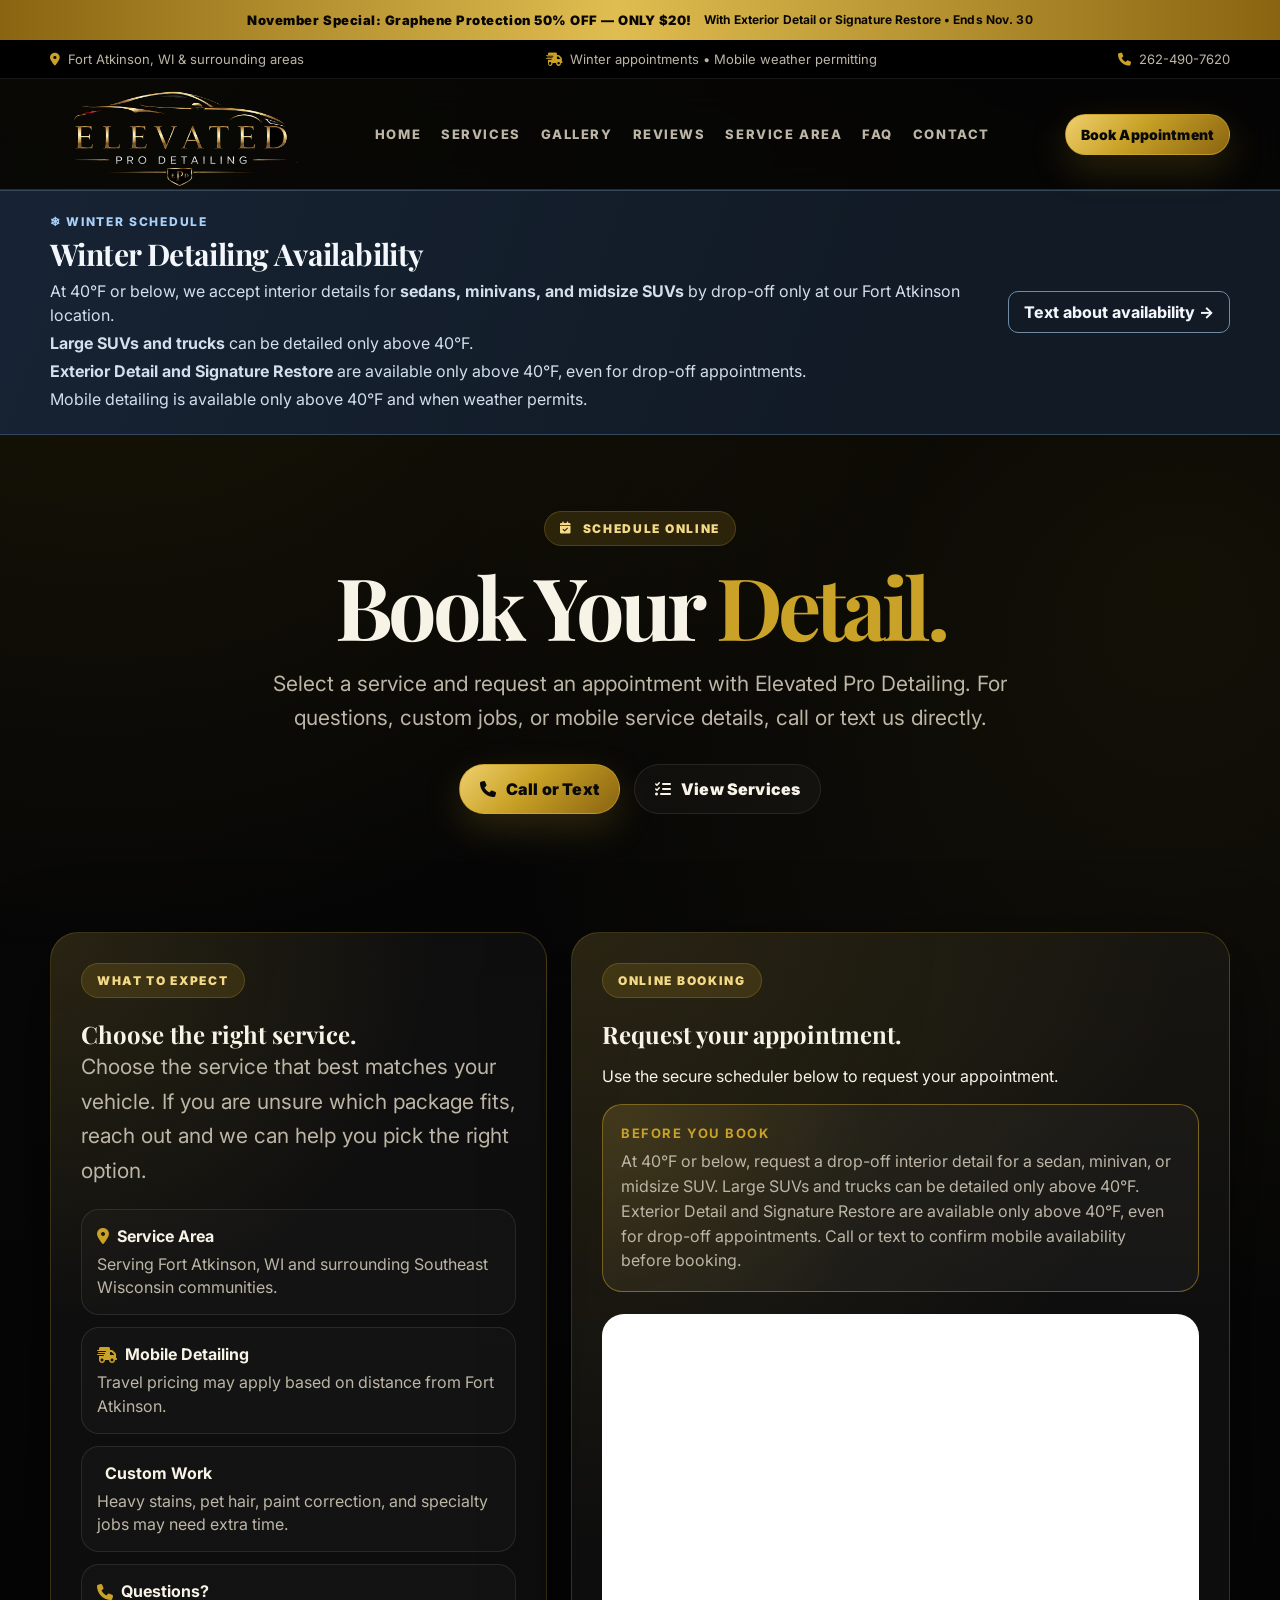
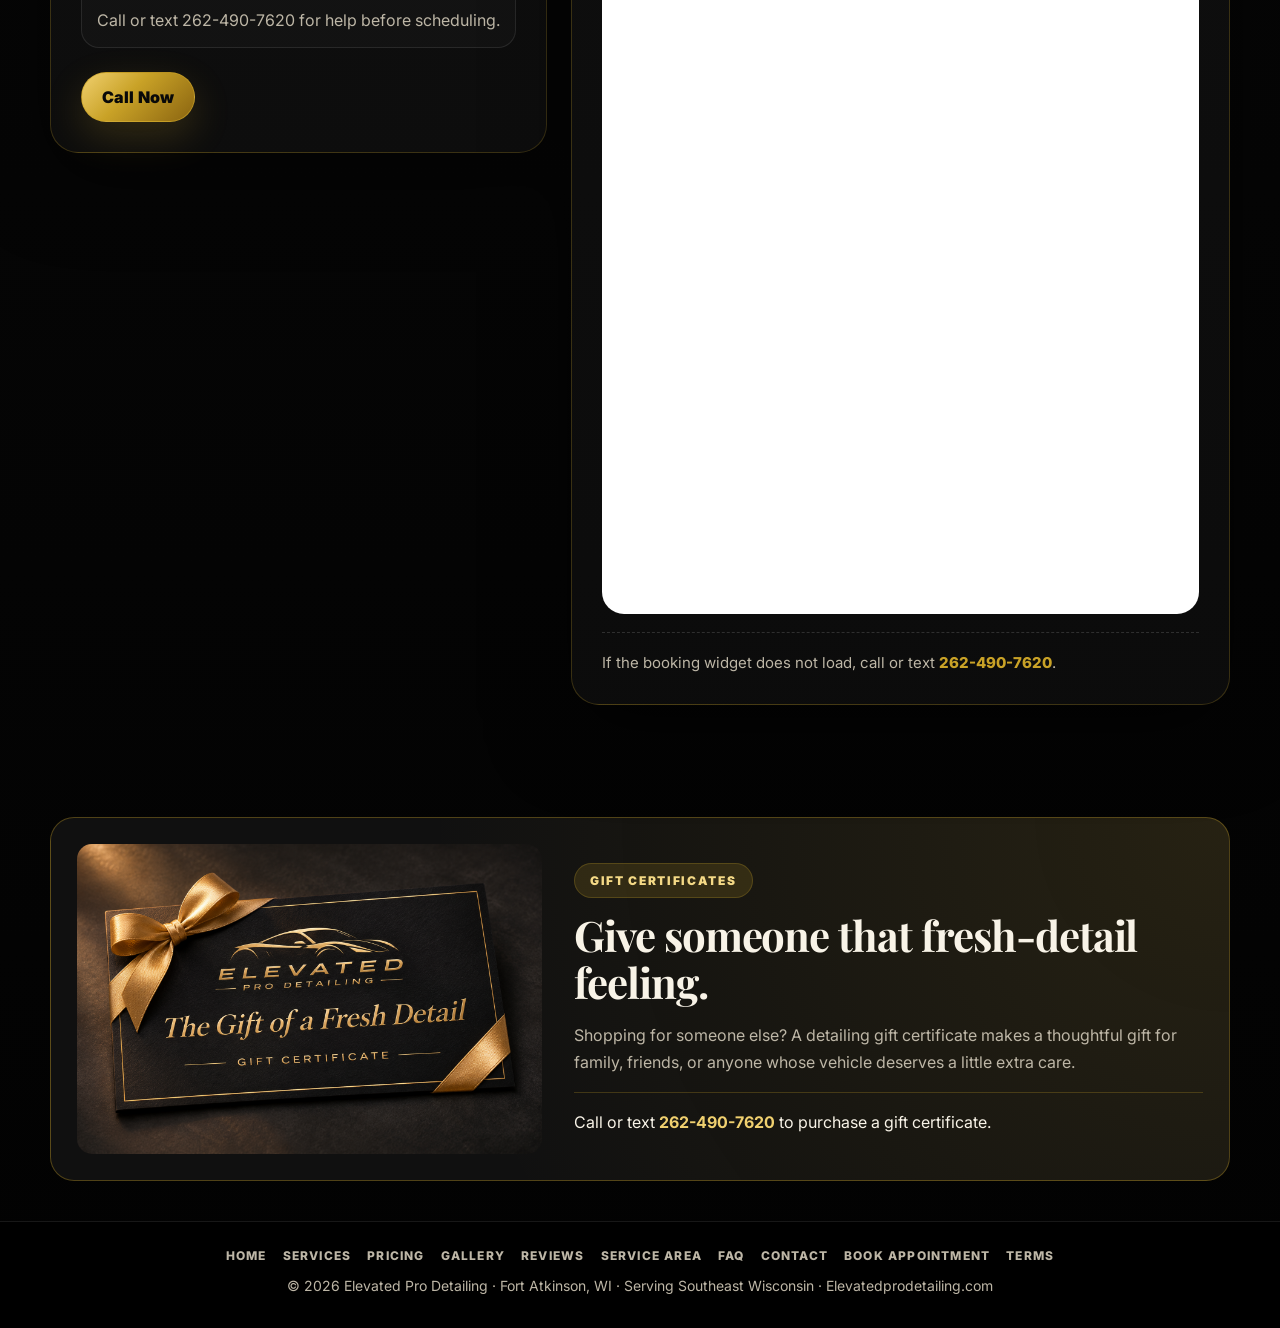
<file: Appointment.html>
<!DOCTYPE html><html lang="en"><head><meta charset="UTF-8" />
  <meta name="viewport" content="width=device-width, initial-scale=1.0" />
  <link rel="icon" href="assets/images/branding/new elevated 2.png" />
  <link rel="preconnect" href="https://fonts.googleapis.com">
  <link rel="preconnect" href="https://fonts.gstatic.com" crossorigin>
  <link href="https://fonts.googleapis.com/css2?family=Inter:wght@400;500;600;700;800;900&family=Playfair+Display:wght@700;800&display=swap" rel="stylesheet">
  <link rel="stylesheet" href="https://cdnjs.cloudflare.com/ajax/libs/font-awesome/6.5.2/css/all.min.css"><link rel="stylesheet" href="special-banner.css?v=20261102-1"><title>Book Car Detailing | Fort Atkinson, WI</title><meta name="description" content="Book mobile or drop-off car detailing in Fort Atkinson, WI. Schedule interior detailing, exterior detailing, paint enhancement, or paint correction."><link rel="canonical" href="https://elevatedprodetailing.com/Appointment.html"><style>
    :root{--bg:#050505;--card:#101010;--gold:#c9a227;--gold-dark:#8a6410;--gold-soft:rgba(201,162,39,.16);--text:#f8f3e7;--muted:#bdb6a6;--line:rgba(201,162,39,.24);--white-line:rgba(255,255,255,.09);--shadow:0 24px 80px rgba(0,0,0,.55);--radius:28px}
    *{box-sizing:border-box}html{scroll-behavior:smooth}body{margin:0;font-family:Inter,Arial,sans-serif;color:var(--text);background:radial-gradient(circle at 8% 0%,rgba(201,162,39,.16),transparent 30%),radial-gradient(circle at 92% 20%,rgba(201,162,39,.08),transparent 28%),linear-gradient(180deg,#000 0%,#070707 35%,#020202 100%);overflow-x:hidden}body::before{content:"";position:fixed;inset:0;pointer-events:none;background-image:linear-gradient(rgba(255,255,255,.025) 1px,transparent 1px),linear-gradient(90deg,rgba(255,255,255,.025) 1px,transparent 1px);background-size:52px 52px;mask-image:linear-gradient(to bottom,rgba(0,0,0,.7),transparent 70%);z-index:-1}a{color:inherit;text-decoration:none}img{max-width:100%;display:block}.wrap{width:min(1180px,calc(100% - 34px));margin:0 auto}.topbar{background:#000;border-bottom:1px solid var(--white-line);color:var(--muted);font-size:13px}.topbar .wrap{min-height:38px;display:flex;justify-content:space-between;align-items:center;gap:14px;flex-wrap:wrap}.topbar span{display:inline-flex;align-items:center;gap:8px}.topbar i{color:var(--gold)}header{position:sticky;top:0;z-index:50;background:rgba(5,5,5,.82);backdrop-filter:blur(18px);border-bottom:1px solid var(--line)}.nav{min-height:86px;display:flex;align-items:center;justify-content:space-between;gap:24px;position:relative}.brand img{width:250px;max-width:56vw}.nav-links{display:flex;align-items:center;gap:20px;font-size:13px;text-transform:uppercase;letter-spacing:.12em;color:var(--muted);font-weight:800}.nav-links a{transition:.2s ease}.nav-links a:hover,.nav-links a.active,.nav-links a[aria-current="page"]{color:var(--gold)}.btn{display:inline-flex;align-items:center;justify-content:center;gap:10px;border:1px solid rgba(201,162,39,.65);background:linear-gradient(135deg,#f0d06f 0%,var(--gold) 42%,var(--gold-dark) 100%);color:#090909;padding:14px 20px;border-radius:999px;font-weight:900;letter-spacing:.01em;box-shadow:0 14px 38px rgba(201,162,39,.2);transition:transform .2s ease,box-shadow .2s ease,border-color .2s ease;white-space:nowrap}.btn:hover{transform:translateY(-2px);box-shadow:0 18px 48px rgba(201,162,39,.28)}.btn.ghost{background:rgba(255,255,255,.03);color:var(--text);border-color:var(--white-line);box-shadow:none}.btn.ghost:hover{border-color:var(--gold)}.btn.small{padding:11px 15px;font-size:14px}.mobile-actions{display:none}.menu-toggle{display:none;align-items:center;justify-content:center;gap:8px;padding:9px 12px;border:1px solid var(--white-line);border-radius:999px;color:var(--text);background:rgba(255,255,255,.04);font-weight:900;letter-spacing:.03em;cursor:pointer}.menu-toggle:hover{border-color:var(--gold);color:var(--gold)}.menu-icon{font-size:18px;line-height:1}.desktop-book{display:inline-flex}.mobile-call{display:none}section{padding:72px 0}.hero{position:relative;padding:76px 0 46px;text-align:center}.pill,.kicker{display:inline-flex;align-items:center;gap:10px;padding:9px 15px;border-radius:999px;border:1px solid var(--line);color:#f4d986;background:var(--gold-soft);text-transform:uppercase;letter-spacing:.14em;font-size:12px;font-weight:900;margin-bottom:20px}h1,h2,h3{margin:0}h1,h2{font-family:"Playfair Display",Georgia,serif}h1{font-size:clamp(48px,7vw,86px);line-height:.92;letter-spacing:-.055em;margin-bottom:22px}.gold{color:var(--gold)}.lead{color:var(--muted);font-size:clamp(17px,2vw,21px);line-height:1.65;max-width:760px;margin:0 auto 28px}.hero-actions{display:flex;gap:14px;flex-wrap:wrap;justify-content:center}.panel,.card{border:1px solid var(--line);border-radius:var(--radius);background:radial-gradient(circle at top left,rgba(201,162,39,.14),transparent 40%),rgba(255,255,255,.035);padding:30px;box-shadow:var(--shadow)}.section-head{text-align:center;margin:0 auto 32px;max-width:850px}.section-head h2{font-size:clamp(34px,5vw,58px);line-height:.98;letter-spacing:-.04em}.section-head p{color:var(--muted);line-height:1.65}.footer-nav{display:flex;justify-content:center;gap:16px;flex-wrap:wrap;margin-bottom:14px;font-weight:800;text-transform:uppercase;letter-spacing:.1em;font-size:12px}footer{border-top:1px solid var(--white-line);padding:26px 0 34px;text-align:center;color:var(--muted);font-size:14px;background:#000}
    @media(max-width:760px){.topbar .wrap{justify-content:center;text-align:center;padding:6px 0;gap:6px;font-size:12px}.topbar span:nth-child(2){display:none}.nav{min-height:auto;display:grid;grid-template-columns:auto 1fr;align-items:center;gap:10px;padding:8px 0}.brand img{width:142px;max-width:48vw}.mobile-actions{display:flex;align-items:center;justify-content:flex-end;gap:8px}.menu-toggle{display:inline-flex;font-size:13px}.desktop-book{display:none}.mobile-call{display:inline-flex;width:auto;padding:9px 13px;font-size:13px;box-shadow:none}.nav-links{display:none;position:absolute;left:0;right:0;top:calc(100% + 8px);z-index:80;width:100%;padding:14px;border:1px solid var(--line);border-radius:18px;background:rgba(5,5,5,.97);box-shadow:0 18px 50px rgba(0,0,0,.7);backdrop-filter:blur(18px);grid-template-columns:1fr;gap:0;text-align:center}.nav-links.open{display:grid}.nav-links a{display:block;padding:13px 10px;border-bottom:1px solid var(--white-line);font-size:12px;letter-spacing:.12em}.nav-links a:last-child{border-bottom:0}.hero{padding-top:44px}section{padding:52px 0}.btn{width:100%}.mobile-call{width:auto}.hero-actions{width:100%}}
.booking-layout{display:grid;grid-template-columns:.86fr 1.14fr;gap:24px;align-items:start}.detail-list{display:grid;gap:12px;margin:0 0 24px;padding:0;list-style:none}.detail-list li{padding:15px;border:1px solid var(--white-line);border-radius:18px;background:rgba(255,255,255,.025);color:var(--muted);line-height:1.45}.detail-list strong{display:flex;align-items:center;gap:8px;color:var(--text);margin-bottom:5px}.detail-list i{color:var(--gold)}.booking-checks{display:grid;grid-template-columns:repeat(3,1fr);gap:10px;margin:18px 0}.booking-checks span{border:1px solid var(--white-line);border-radius:18px;background:rgba(255,255,255,.035);color:var(--text);padding:13px;font-size:14px;line-height:1.35}.booking-checks i{color:var(--gold);margin-right:6px}.promo-box,.weather-policy{margin:18px 0 22px;padding:18px;border:1px solid rgba(201,162,39,.5);border-radius:20px;background:radial-gradient(circle at top left,rgba(201,162,39,.16),transparent 46%),rgba(255,255,255,.035);color:var(--muted);line-height:1.55}.promo-box strong,.weather-policy strong{display:flex;align-items:center;gap:8px;color:var(--gold);margin-bottom:6px;text-transform:uppercase;letter-spacing:.12em;font-size:13px}.square-widget{width:100%;min-height:900px;border-radius:22px;overflow:hidden;border:1px solid var(--white-line);background:#fff}.fallback{margin-top:18px;padding-top:18px;border-top:1px dashed rgba(255,255,255,.14);color:var(--muted);font-size:15px;line-height:1.55}.fallback a{color:var(--gold);font-weight:800}@media(max-width:980px){.booking-layout{grid-template-columns:1fr}}@media(max-width:760px){.booking-checks{grid-template-columns:1fr}.square-widget{min-height:760px}}</style><link rel="stylesheet" href="gift-certificates.css?v=20261102-1">
<link rel="stylesheet" href="winter-notice.css">
</head><body>
<div class="special-bar" aria-label="November special"><a href="index.html#november-special"><span>November Special: Graphene Protection 50% OFF — ONLY $20!</span><small>With Exterior Detail or Signature Restore • Ends Nov. 30</small></a></div><div class="topbar"><div class="wrap"><span><i class="fa-solid fa-location-dot"></i> Fort Atkinson, WI & surrounding areas</span><span><i class="fa-solid fa-truck-fast"></i> Winter appointments &bull; Mobile weather permitting</span><span><i class="fa-solid fa-phone"></i> 262-490-7620</span></div></div>
<header><div class="wrap nav"><a class="brand" href="index.html" aria-label="Elevated Pro Detailing Home"><img src="assets/images/branding/elevated-logo-slick-transparent-v2.png" alt="Elevated Pro Detailing logo" /></a><div class="mobile-actions"><button class="menu-toggle" type="button" aria-label="Open menu" aria-expanded="false" aria-controls="mainNav"><span class="menu-icon">☰</span> Menu</button><a class="btn small mobile-call" href="tel:2624907620">Call</a></div><nav class="nav-links" id="mainNav" aria-label="Main navigation"><a href="index.html">Home</a><a href="services.html">Services</a><a href="gallery.html">Gallery</a><a href="reviews.html">Reviews</a><a href="service-area.html">Service Area</a><a href="faq.html">FAQ</a><a href="contact.html">Contact</a><a class="mobile-nav-book" href="Appointment.html"><i class="fa-solid fa-calendar-check" aria-hidden="true"></i> Book Appointment</a></nav><a class="btn small desktop-book" href="Appointment.html">Book Appointment</a></div></header><main>
    <aside class="winter-notice" aria-labelledby="winter-heading">
      <div class="wrap winter-layout">
        <div>
          <p class="winter-label"><span aria-hidden="true">&#10052;</span> Winter schedule</p>
          <h2 id="winter-heading">Winter Detailing Availability</h2>
          <p>At 40&deg;F or below, we accept interior details for <strong>sedans, minivans, and midsize SUVs</strong> by drop-off only at our Fort Atkinson location.</p>
          <p><strong>Large SUVs and trucks</strong> can be detailed only above 40&deg;F.</p>
          <p><strong>Exterior Detail and Signature Restore</strong> are available only above 40&deg;F, even for drop-off appointments.</p>
          <p>Mobile detailing is available only above 40&deg;F and when weather permits.</p>
        </div>
        <a class="winter-link" href="sms:2624907620">Text about availability <span aria-hidden="true">&rarr;</span></a>
      </div>
    </aside><section class="hero"><div class="wrap"><div class="pill"><i class="fa-solid fa-calendar-check"></i> Schedule Online</div><h1>Book Your <span class="gold">Detail.</span></h1><p class="lead">Select a service and request an appointment with Elevated Pro Detailing. For questions, custom jobs, or mobile service details, call or text us directly.</p><div class="hero-actions"><a class="btn" href="tel:2624907620"><i class="fa-solid fa-phone"></i> Call or Text</a><a class="btn ghost" href="services.html"><i class="fa-solid fa-list-check"></i> View Services</a></div></div></section><section><div class="wrap booking-layout"><aside class="panel"><div class="kicker">What to Expect</div><h2>Choose the right service.</h2><p class="lead" style="text-align:left;margin:0 0 20px;">Choose the service that best matches your vehicle. If you are unsure which package fits, reach out and we can help you pick the right option.</p><ul class="detail-list"><li><strong><i class="fa-solid fa-location-dot"></i> Service Area</strong>Serving Fort Atkinson, WI and surrounding Southeast Wisconsin communities.</li><li><strong><i class="fa-solid fa-truck-fast"></i> Mobile Detailing</strong>Travel pricing may apply based on distance from Fort Atkinson.</li><li><strong><i class="fa-solid fa-sparkles"></i> Custom Work</strong>Heavy stains, pet hair, paint correction, and specialty jobs may need extra time.</li><li><strong><i class="fa-solid fa-phone"></i> Questions?</strong>Call or text 262-490-7620 for help before scheduling.</li></ul><a class="btn" href="tel:2624907620">Call Now</a></aside><section class="panel" aria-label="Online booking form"><div class="kicker">Online Booking</div><h2>Request your appointment.</h2><p class="booking-intro">Use the secure scheduler below to request your appointment.</p><div class="weather-policy"><strong>Before you book</strong>At 40&deg;F or below, request a drop-off interior detail for a sedan, minivan, or midsize SUV. Large SUVs and trucks can be detailed only above 40&deg;F. Exterior Detail and Signature Restore are available only above 40&deg;F, even for drop-off appointments. Call or text to confirm mobile availability before booking.</div><div class="square-widget"><script src="https://square.site/appointments/buyer/widget/r78wg9cu9dm1ju/LZHYW5WH1FR7R.js"></script></div><div class="fallback">If the booking widget does not load, call or text <a href="tel:2624907620">262-490-7620</a>.</div></section></div></section><section class="gift-section" id="gift-certificates" aria-labelledby="gift-title">
  <div class="wrap gift-card">
    <img class="gift-image" src="assets/images/promotions/gift-certificate-black-gold.png" alt="Black and gold Elevated Pro Detailing gift certificate with a gold ribbon and the words The Gift of a Fresh Detail" width="1536" height="1024" loading="lazy" decoding="async">
    <div class="gift-copy">
      <div class="kicker">Gift Certificates</div>
      <h2 id="gift-title">Give someone that fresh-detail feeling.</h2>
      <p>Shopping for someone else? A detailing gift certificate makes a thoughtful gift for family, friends, or anyone whose vehicle deserves a little extra care.</p>
      <p class="gift-contact">Call or text <strong>262-490-7620</strong> to purchase a gift certificate.</p>
    </div>
  </div>
</section></main><footer><div class="wrap"><div class="footer-nav"><a href="index.html">Home</a><a href="services.html">Services</a><a href="services.html#pricing">Pricing</a><a href="gallery.html">Gallery</a><a href="reviews.html">Reviews</a><a href="service-area.html">Service Area</a><a href="faq.html">FAQ</a><a href="contact.html">Contact</a><a href="Appointment.html">Book Appointment</a><a href="terms.html">Terms</a></div><div>© <span id="year"></span> Elevated Pro Detailing · Fort Atkinson, WI · Serving Southeast Wisconsin · Elevatedprodetailing.com</div></div></footer><script>document.getElementById("year").textContent=new Date().getFullYear();const menuToggle=document.querySelector('.menu-toggle');const mainNav=document.getElementById('mainNav');if(menuToggle&&mainNav){menuToggle.addEventListener('click',()=>{const isOpen=mainNav.classList.toggle('open');menuToggle.setAttribute('aria-expanded',isOpen?'true':'false');menuToggle.setAttribute('aria-label',isOpen?'Close menu':'Open menu')});mainNav.querySelectorAll('a').forEach(link=>{link.addEventListener('click',()=>{mainNav.classList.remove('open');menuToggle.setAttribute('aria-expanded','false');menuToggle.setAttribute('aria-label','Open menu')})});document.addEventListener('click',event=>{if(!mainNav.contains(event.target)&&!menuToggle.contains(event.target)){mainNav.classList.remove('open');menuToggle.setAttribute('aria-expanded','false');menuToggle.setAttribute('aria-label','Open menu')}})}</script></body></html>
</file>
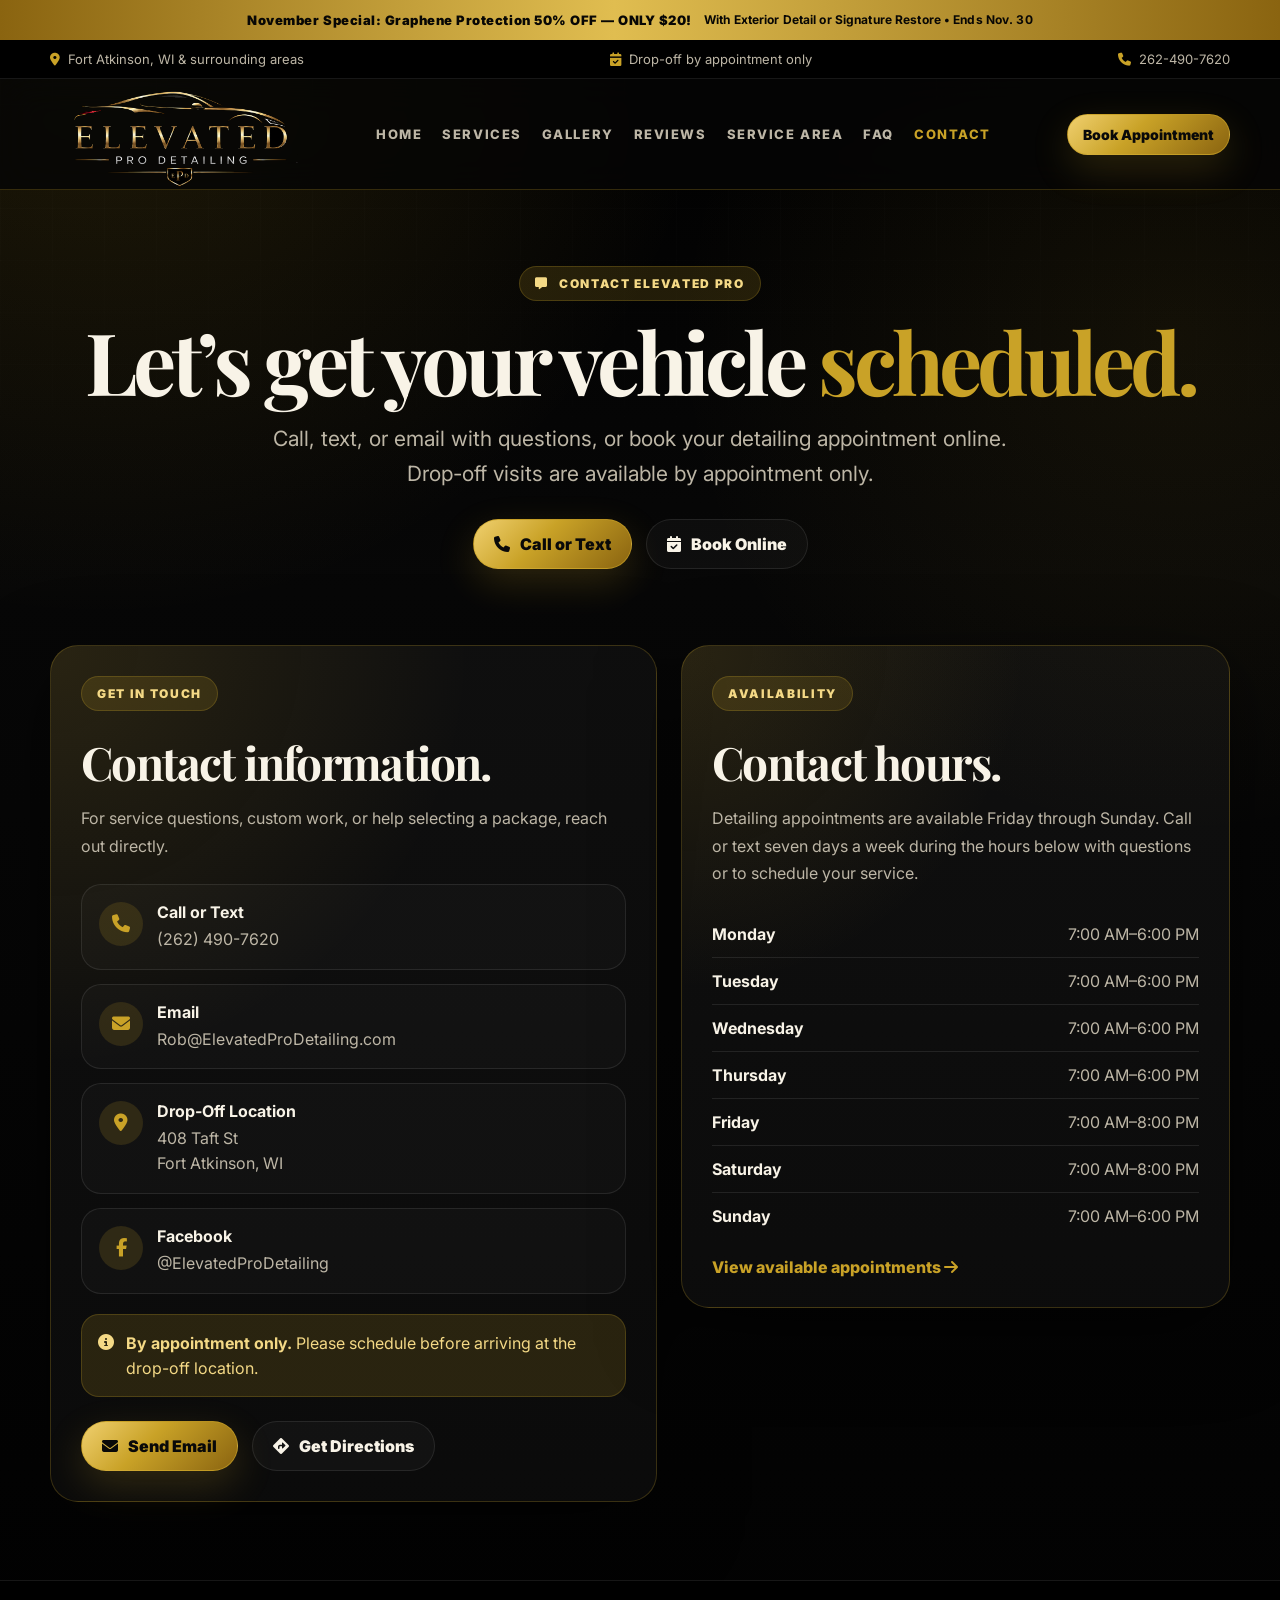
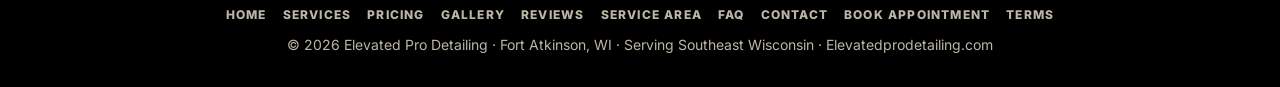
<file: contact.html>
<!DOCTYPE html>
<html lang="en">
<head>
  <meta charset="UTF-8" />
  <meta name="viewport" content="width=device-width, initial-scale=1.0" />
  <title>Contact Elevated Pro Detailing | Fort Atkinson, WI</title>
  <meta name="description" content="Contact Elevated Pro Detailing in Fort Atkinson, WI. Call, text, email, get directions, view business hours, or book your detailing appointment online." />
  <link rel="canonical" href="https://elevatedprodetailing.com/contact.html" />
  <link rel="icon" href="assets/images/branding/new elevated 2.png" />
  <link rel="preconnect" href="https://fonts.googleapis.com">
  <link rel="preconnect" href="https://fonts.gstatic.com" crossorigin>
  <link href="https://fonts.googleapis.com/css2?family=Inter:wght@400;500;600;700;800;900&family=Playfair+Display:wght@700;800&display=swap" rel="stylesheet">
  <link rel="stylesheet" href="https://cdnjs.cloudflare.com/ajax/libs/font-awesome/6.5.2/css/all.min.css">
  <link rel="stylesheet" href="special-banner.css?v=20261102-1">
  <style>
    :root{--gold:#c9a227;--gold-dark:#8a6410;--gold-soft:rgba(201,162,39,.16);--text:#f8f3e7;--muted:#bdb6a6;--line:rgba(201,162,39,.24);--white-line:rgba(255,255,255,.09);--shadow:0 24px 80px rgba(0,0,0,.55);--radius:28px}
    *{box-sizing:border-box}html{scroll-behavior:smooth}body{margin:0;font-family:Inter,Arial,sans-serif;color:var(--text);background:radial-gradient(circle at 8% 0%,rgba(201,162,39,.16),transparent 30%),radial-gradient(circle at 92% 20%,rgba(201,162,39,.08),transparent 28%),linear-gradient(180deg,#000 0%,#070707 35%,#020202 100%);overflow-x:hidden}body::before{content:"";position:fixed;inset:0;pointer-events:none;background-image:linear-gradient(rgba(255,255,255,.025) 1px,transparent 1px),linear-gradient(90deg,rgba(255,255,255,.025) 1px,transparent 1px);background-size:52px 52px;mask-image:linear-gradient(to bottom,rgba(0,0,0,.7),transparent 70%);z-index:-1}a{color:inherit;text-decoration:none}img{max-width:100%;display:block}.wrap{width:min(1180px,calc(100% - 34px));margin:0 auto}.topbar{background:#000;border-bottom:1px solid var(--white-line);color:var(--muted);font-size:13px}.topbar .wrap{min-height:38px;display:flex;justify-content:space-between;align-items:center;gap:14px;flex-wrap:wrap}.topbar span{display:inline-flex;align-items:center;gap:8px}.topbar i{color:var(--gold)}header{position:sticky;top:0;z-index:50;background:rgba(5,5,5,.82);backdrop-filter:blur(18px);border-bottom:1px solid var(--line)}.nav{min-height:86px;display:flex;align-items:center;justify-content:space-between;gap:24px;position:relative}.brand img{width:250px;max-width:56vw}.nav-links{display:flex;align-items:center;gap:20px;font-size:13px;text-transform:uppercase;letter-spacing:.12em;color:var(--muted);font-weight:800}.nav-links a{transition:.2s ease}.nav-links a:hover,.nav-links a.active,.nav-links a[aria-current="page"]{color:var(--gold)}.btn{display:inline-flex;align-items:center;justify-content:center;gap:10px;border:1px solid rgba(201,162,39,.65);background:linear-gradient(135deg,#f0d06f 0%,var(--gold) 42%,var(--gold-dark) 100%);color:#090909;padding:14px 20px;border-radius:999px;font-weight:900;box-shadow:0 14px 38px rgba(201,162,39,.2);transition:transform .2s ease,box-shadow .2s ease,border-color .2s ease;white-space:nowrap}.btn:hover{transform:translateY(-2px);box-shadow:0 18px 48px rgba(201,162,39,.28)}.btn.ghost{background:rgba(255,255,255,.03);color:var(--text);border-color:var(--white-line);box-shadow:none}.btn.ghost:hover{border-color:var(--gold)}.btn.small{padding:11px 15px;font-size:14px}.mobile-actions{display:none}.menu-toggle{display:none;align-items:center;justify-content:center;gap:8px;padding:9px 12px;border:1px solid var(--white-line);border-radius:999px;color:var(--text);background:rgba(255,255,255,.04);font-weight:900;cursor:pointer}.desktop-book{display:inline-flex}.mobile-call{display:none}.hero{padding:76px 0 42px;text-align:center}.pill,.kicker{display:inline-flex;align-items:center;gap:10px;padding:9px 15px;border-radius:999px;border:1px solid var(--line);color:#f4d986;background:var(--gold-soft);text-transform:uppercase;letter-spacing:.14em;font-size:12px;font-weight:900;margin-bottom:20px}h1,h2,h3{margin:0}h1,h2{font-family:"Playfair Display",Georgia,serif}h1{font-size:clamp(48px,7vw,86px);line-height:.92;letter-spacing:-.055em;margin-bottom:22px}.gold{color:var(--gold)}.lead{color:var(--muted);font-size:clamp(17px,2vw,21px);line-height:1.65;max-width:760px;margin:0 auto 28px}.hero-actions{display:flex;gap:14px;flex-wrap:wrap;justify-content:center}.contact-section{padding:34px 0 78px}.contact-layout{display:grid;grid-template-columns:1.05fr .95fr;gap:24px;align-items:start}.panel{border:1px solid var(--line);border-radius:var(--radius);background:radial-gradient(circle at top left,rgba(201,162,39,.14),transparent 40%),rgba(255,255,255,.035);padding:30px;box-shadow:var(--shadow)}.panel h2{font-size:clamp(30px,4vw,46px);letter-spacing:-.035em;margin-bottom:12px}.panel-intro{color:var(--muted);line-height:1.7;margin:0 0 24px}.contact-list{display:grid;gap:14px}.contact-item{display:grid;grid-template-columns:44px 1fr;gap:14px;align-items:start;padding:17px;border:1px solid var(--white-line);border-radius:20px;background:rgba(255,255,255,.025)}.contact-item i{display:grid;place-items:center;width:44px;height:44px;border-radius:50%;color:var(--gold);background:var(--gold-soft);font-size:18px}.contact-item strong{display:block;margin-bottom:5px}.contact-item span,.contact-item a{color:var(--muted);line-height:1.55}.contact-item a:hover{color:var(--gold)}.hours{display:grid;margin-top:10px}.hours-row{display:flex;justify-content:space-between;gap:18px;padding:13px 0;border-bottom:1px solid var(--white-line)}.hours-row:last-child{border-bottom:0}.hours-row span:last-child{color:var(--muted);text-align:right}.appointment-note{display:flex;gap:12px;align-items:flex-start;padding:16px;margin-top:20px;border:1px solid var(--line);border-radius:18px;background:var(--gold-soft);color:#f4d986;line-height:1.55}.appointment-note i{margin-top:3px}.panel .hero-actions{justify-content:flex-start;margin-top:24px}.map-link{display:block;margin-top:18px;color:var(--gold);font-weight:800}.map-link:hover{text-decoration:underline}.footer-nav{display:flex;justify-content:center;gap:16px;flex-wrap:wrap;margin-bottom:14px;font-weight:800;text-transform:uppercase;letter-spacing:.1em;font-size:12px}footer{border-top:1px solid var(--white-line);padding:26px 0 34px;text-align:center;color:var(--muted);font-size:14px;background:#000}
    @media(max-width:900px){.contact-layout{grid-template-columns:1fr}}
    @media(max-width:760px){.topbar .wrap{justify-content:center;text-align:center;padding:6px 0;gap:6px;font-size:12px}.topbar span:nth-child(2){display:none}.nav{min-height:auto;display:grid;grid-template-columns:auto 1fr;align-items:center;gap:10px;padding:8px 0}.brand img{width:142px;max-width:48vw}.mobile-actions{display:flex;align-items:center;justify-content:flex-end;gap:8px}.menu-toggle{display:inline-flex;font-size:13px}.desktop-book{display:none}.mobile-call{display:inline-flex;width:auto;padding:9px 13px;font-size:13px;box-shadow:none}.nav-links{display:none;position:absolute;left:0;right:0;top:calc(100% + 8px);z-index:80;width:100%;padding:14px;border:1px solid var(--line);border-radius:18px;background:rgba(5,5,5,.97);box-shadow:0 18px 50px rgba(0,0,0,.7);backdrop-filter:blur(18px);grid-template-columns:1fr;gap:0;text-align:center}.nav-links.open{display:grid}.nav-links a{display:block;padding:13px 10px;border-bottom:1px solid var(--white-line);font-size:12px;letter-spacing:.12em}.nav-links a:last-child{border-bottom:0}.hero{padding-top:44px}.contact-section{padding-bottom:52px}.panel{padding:22px}.btn{width:100%}.mobile-call{width:auto}.panel .hero-actions{width:100%}}
  </style>
</head>
<body>
<div class="special-bar" aria-label="November special"><a href="index.html#november-special"><span>November Special: Graphene Protection 50% OFF — ONLY $20!</span><small>With Exterior Detail or Signature Restore • Ends Nov. 30</small></a></div>

  <div class="topbar"><div class="wrap"><span><i class="fa-solid fa-location-dot"></i> Fort Atkinson, WI & surrounding areas</span><span><i class="fa-solid fa-calendar-check"></i> Drop-off by appointment only</span><span><i class="fa-solid fa-phone"></i> 262-490-7620</span></div></div>
  <header><div class="wrap nav">
    <a class="brand" href="index.html" aria-label="Elevated Pro Detailing Home"><img src="assets/images/branding/elevated-logo-slick-transparent-v2.png" alt="Elevated Pro Detailing logo" /></a>
    <div class="mobile-actions"><button class="menu-toggle" type="button" aria-label="Open menu" aria-expanded="false" aria-controls="mainNav"><span class="menu-icon">☰</span> Menu</button><a class="btn small mobile-call" href="tel:2624907620">Call</a></div>
    <nav class="nav-links" id="mainNav" aria-label="Main navigation"><a href="index.html">Home</a><a href="services.html">Services</a><a href="gallery.html">Gallery</a><a href="reviews.html">Reviews</a><a href="service-area.html">Service Area</a><a href="faq.html">FAQ</a><a class="active" href="contact.html" aria-current="page">Contact</a><a class="mobile-nav-book" href="Appointment.html"><i class="fa-solid fa-calendar-check" aria-hidden="true"></i> Book Appointment</a></nav>
    <a class="btn small desktop-book" href="Appointment.html">Book Appointment</a>
  </div></header>
  <main>
    <section class="hero"><div class="wrap"><div class="pill"><i class="fa-solid fa-message"></i> Contact Elevated Pro</div><h1>Let’s get your vehicle <span class="gold">scheduled.</span></h1><p class="lead">Call, text, or email with questions, or book your detailing appointment online. Drop-off visits are available by appointment only.</p><div class="hero-actions"><a class="btn" href="tel:2624907620"><i class="fa-solid fa-phone"></i> Call or Text</a><a class="btn ghost" href="Appointment.html"><i class="fa-solid fa-calendar-check"></i> Book Online</a></div></div></section>
    <section class="contact-section"><div class="wrap contact-layout">
      <article class="panel"><div class="kicker">Get in Touch</div><h2>Contact information.</h2><p class="panel-intro">For service questions, custom work, or help selecting a package, reach out directly.</p>
        <div class="contact-list">
          <div class="contact-item"><i class="fa-solid fa-phone"></i><div><strong>Call or Text</strong><a href="tel:2624907620">(262) 490-7620</a></div></div>
          <div class="contact-item"><i class="fa-solid fa-envelope"></i><div><strong>Email</strong><a href="mailto:Rob@ElevatedProDetailing.com">Rob@ElevatedProDetailing.com</a></div></div>
          <div class="contact-item"><i class="fa-solid fa-location-dot"></i><div><strong>Drop-Off Location</strong><a href="https://www.google.com/maps/search/?api=1&amp;query=408+Taft+St%2C+Fort+Atkinson%2C+WI" target="_blank" rel="noopener">408 Taft St<br>Fort Atkinson, WI</a></div></div>
          <div class="contact-item"><i class="fa-brands fa-facebook-f"></i><div><strong>Facebook</strong><a href="https://www.facebook.com/ElevatedProDetailing" target="_blank" rel="noopener">@ElevatedProDetailing</a></div></div>
        </div>
        <div class="appointment-note"><i class="fa-solid fa-circle-info"></i><span><strong>By appointment only.</strong> Please schedule before arriving at the drop-off location.</span></div>
        <div class="hero-actions"><a class="btn" href="mailto:Rob@ElevatedProDetailing.com"><i class="fa-solid fa-envelope"></i> Send Email</a><a class="btn ghost" href="https://www.google.com/maps/search/?api=1&amp;query=408+Taft+St%2C+Fort+Atkinson%2C+WI" target="_blank" rel="noopener"><i class="fa-solid fa-diamond-turn-right"></i> Get Directions</a></div>
      </article>
      <aside class="panel"><div class="kicker">Availability</div><h2>Contact hours.</h2><p class="panel-intro">Detailing appointments are available Friday through Sunday. Call or text seven days a week during the hours below with questions or to schedule your service.</p>
        <div class="hours" aria-label="Phone and text hours">
          <div class="hours-row"><strong>Monday</strong><span>7:00 AM–6:00 PM</span></div><div class="hours-row"><strong>Tuesday</strong><span>7:00 AM–6:00 PM</span></div><div class="hours-row"><strong>Wednesday</strong><span>7:00 AM–6:00 PM</span></div><div class="hours-row"><strong>Thursday</strong><span>7:00 AM–6:00 PM</span></div><div class="hours-row"><strong>Friday</strong><span>7:00 AM–8:00 PM</span></div><div class="hours-row"><strong>Saturday</strong><span>7:00 AM–8:00 PM</span></div><div class="hours-row"><strong>Sunday</strong><span>7:00 AM–6:00 PM</span></div>
        </div>
        <a class="map-link" href="Appointment.html">View available appointments <i class="fa-solid fa-arrow-right"></i></a>
      </aside>
    </div></section>
  </main>
  <footer><div class="wrap"><div class="footer-nav"><a href="index.html">Home</a><a href="services.html">Services</a><a href="services.html#pricing">Pricing</a><a href="gallery.html">Gallery</a><a href="reviews.html">Reviews</a><a href="service-area.html">Service Area</a><a href="faq.html">FAQ</a><a href="contact.html">Contact</a><a href="Appointment.html">Book Appointment</a><a href="terms.html">Terms</a></div><div>© <span id="year"></span> Elevated Pro Detailing · Fort Atkinson, WI · Serving Southeast Wisconsin · Elevatedprodetailing.com</div></div></footer>
  <script type="application/ld+json">{"@context":"https://schema.org","@type":"AutoWash","name":"Elevated Pro Detailing","url":"https://elevatedprodetailing.com/contact.html","telephone":"+1-262-490-7620","email":"Rob@ElevatedProDetailing.com","address":{"@type":"PostalAddress","streetAddress":"408 Taft St","addressLocality":"Fort Atkinson","addressRegion":"WI","addressCountry":"US"},"openingHoursSpecification":[{"@type":"OpeningHoursSpecification","dayOfWeek":["Monday","Tuesday","Wednesday","Thursday","Sunday"],"opens":"07:00","closes":"18:00"},{"@type":"OpeningHoursSpecification","dayOfWeek":["Friday","Saturday"],"opens":"07:00","closes":"20:00"}]}</script>
  <script>document.getElementById("year").textContent=new Date().getFullYear();const menuToggle=document.querySelector('.menu-toggle');const mainNav=document.getElementById('mainNav');if(menuToggle&&mainNav){menuToggle.addEventListener('click',()=>{const isOpen=mainNav.classList.toggle('open');menuToggle.setAttribute('aria-expanded',isOpen?'true':'false');menuToggle.setAttribute('aria-label',isOpen?'Close menu':'Open menu')});mainNav.querySelectorAll('a').forEach(link=>{link.addEventListener('click',()=>{mainNav.classList.remove('open');menuToggle.setAttribute('aria-expanded','false');menuToggle.setAttribute('aria-label','Open menu')})});document.addEventListener('click',event=>{if(!mainNav.contains(event.target)&&!menuToggle.contains(event.target)){mainNav.classList.remove('open');menuToggle.setAttribute('aria-expanded','false');menuToggle.setAttribute('aria-label','Open menu')}})}</script>
</body>
</html>
</file>
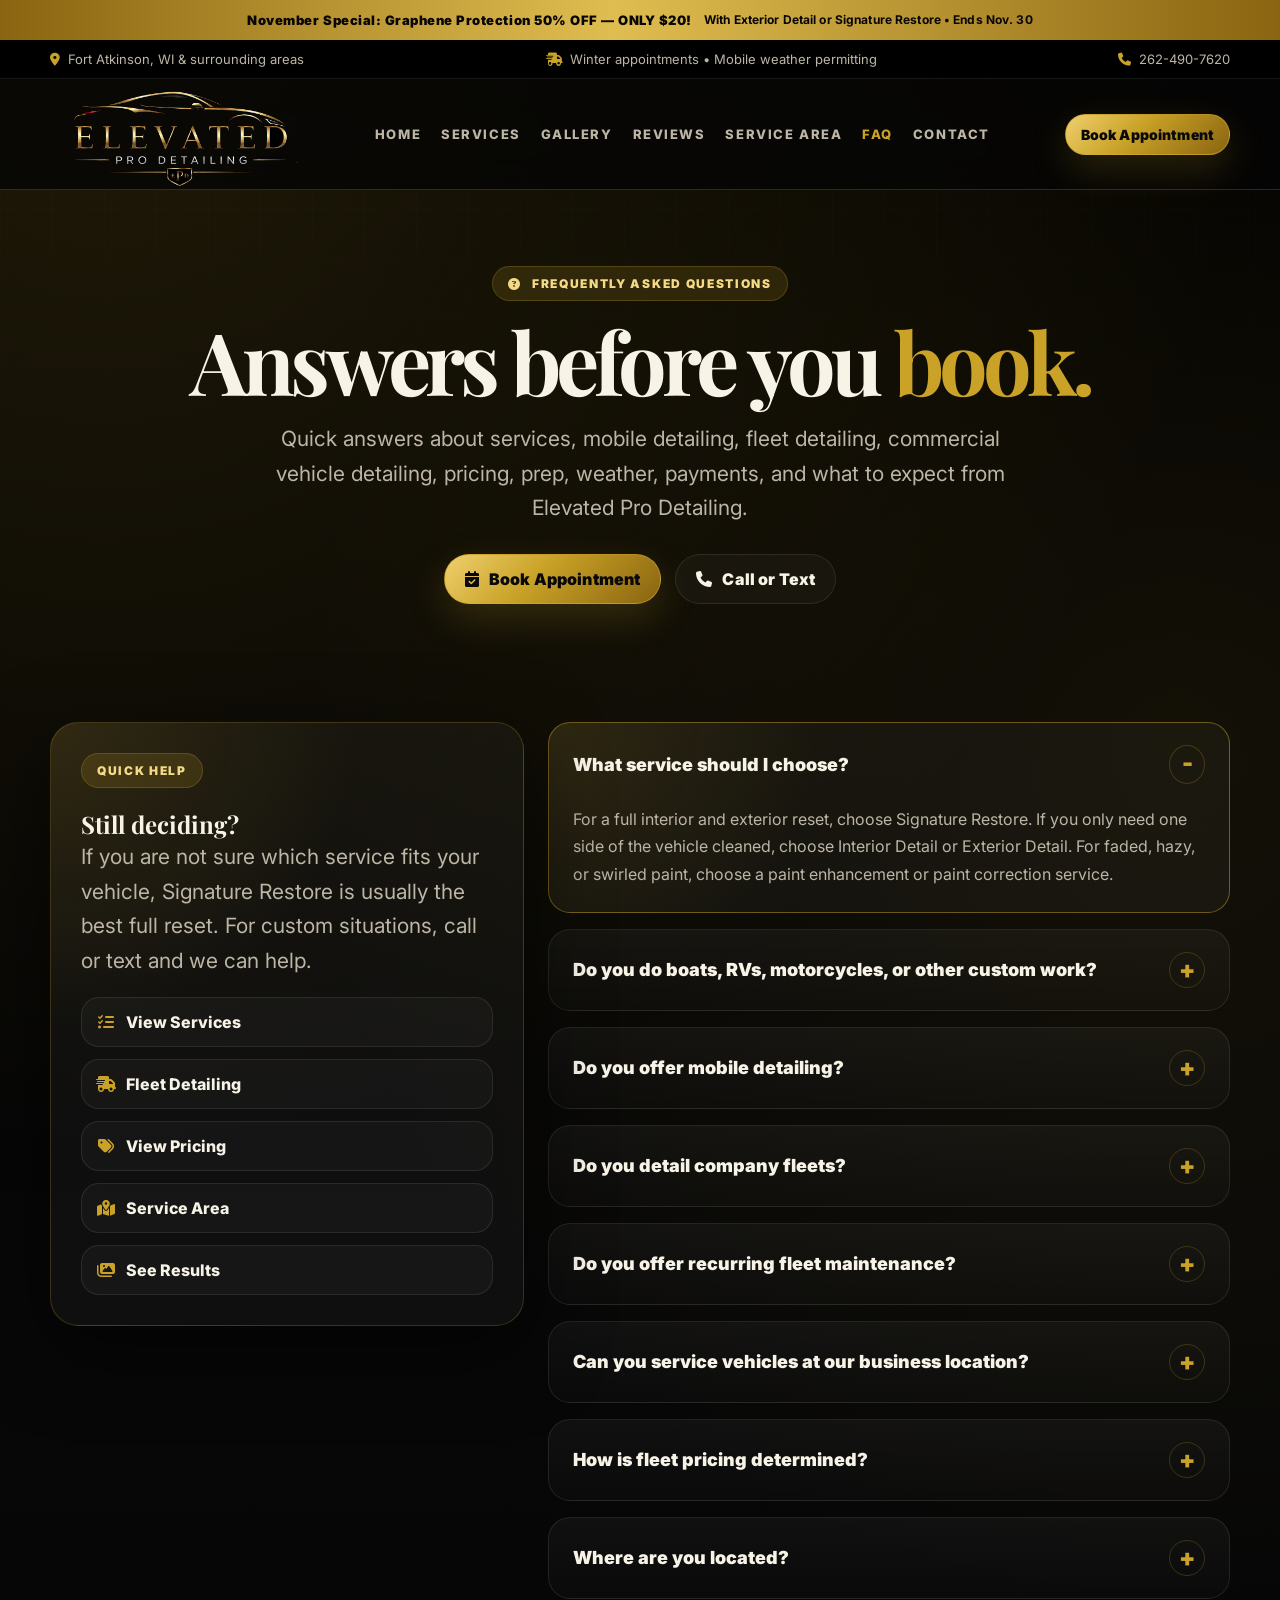
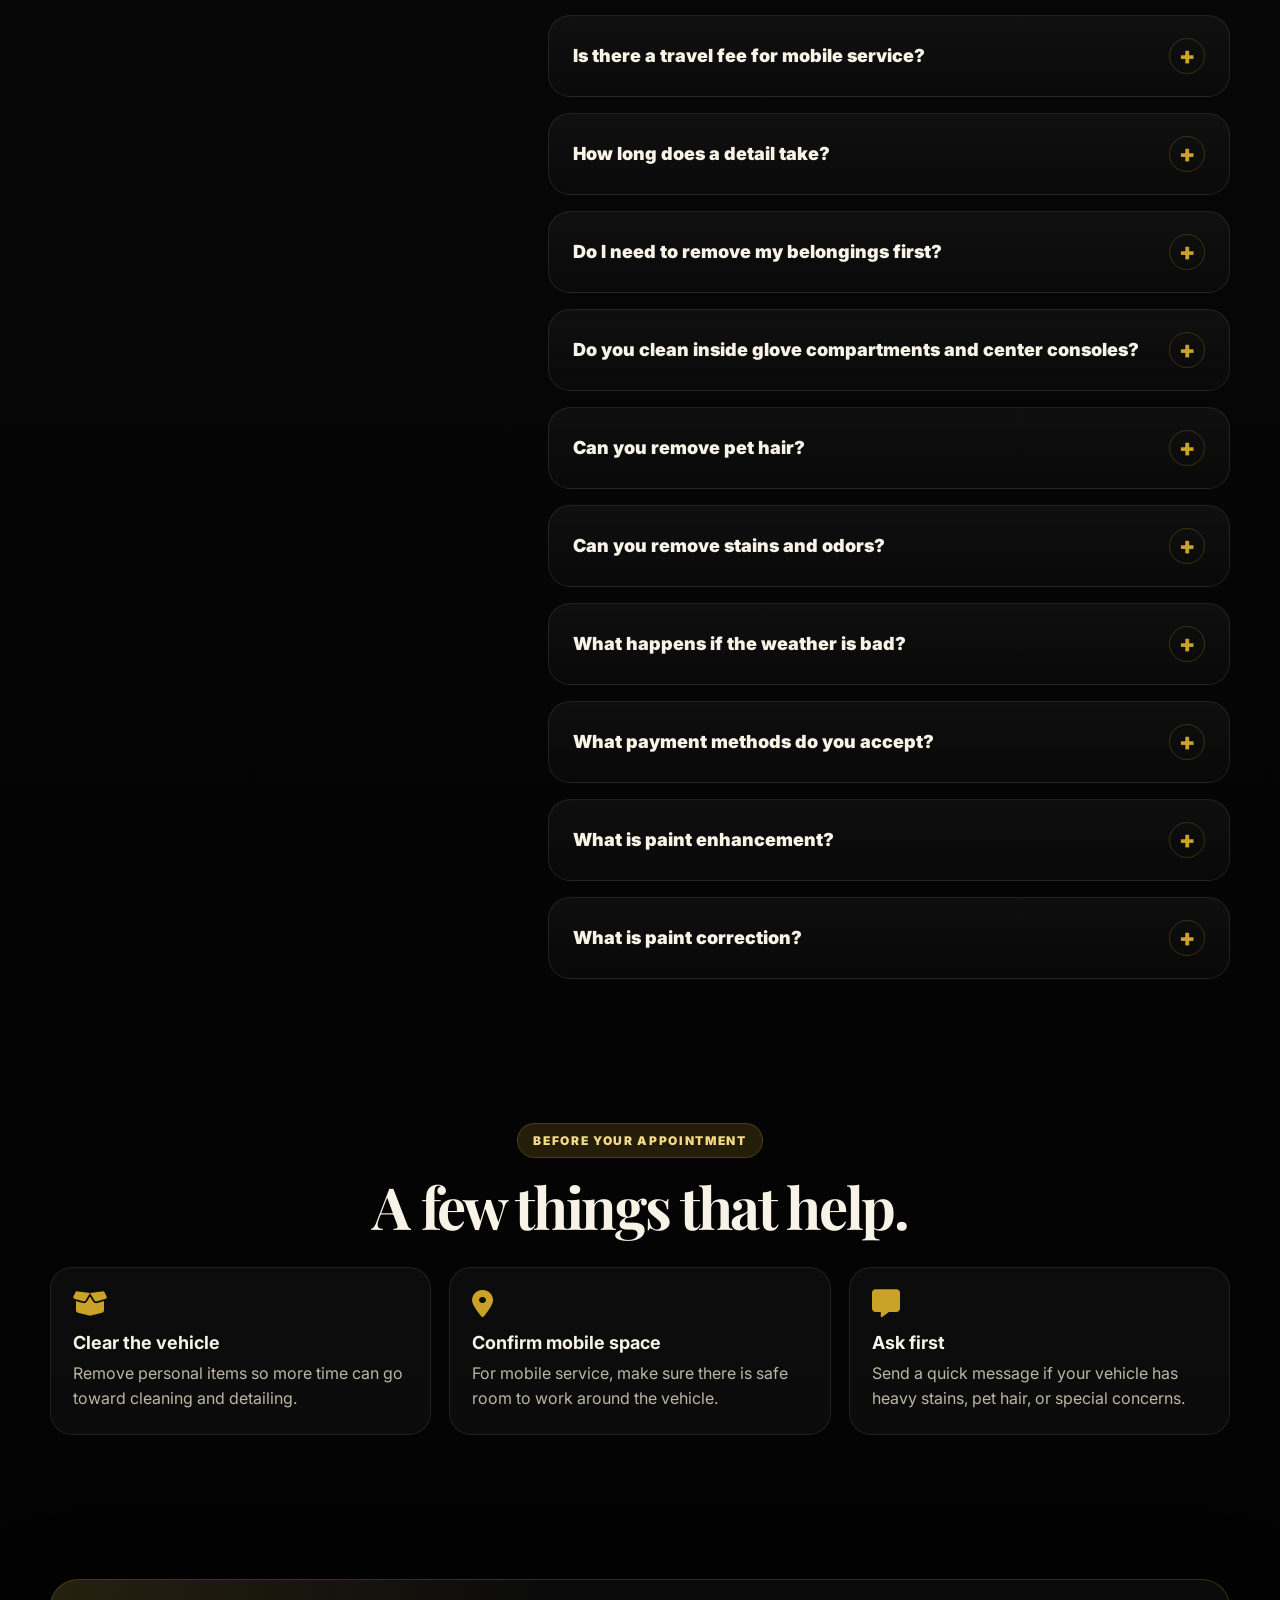
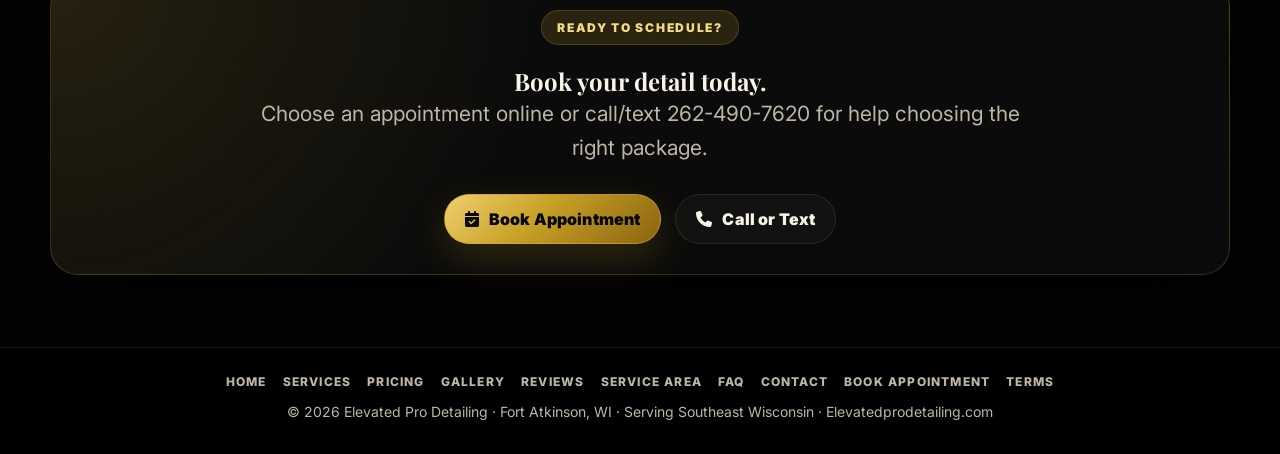
<file: faq.html>
<!DOCTYPE html>
<html lang="en">
<head>
  <meta charset="UTF-8" />
  <meta name="viewport" content="width=device-width, initial-scale=1.0" />
  <title>Car Detailing FAQ | Fort Atkinson, WI</title>
  <meta name="description" content="Answers about mobile car detailing, pricing, booking, weather, stains, pet hair, fleet service, and paint correction in Fort Atkinson, WI." />
  <link rel="canonical" href="https://elevatedprodetailing.com/faq.html" />
  <link rel="icon" href="assets/images/branding/new elevated 2.png" />
  <link rel="preconnect" href="https://fonts.googleapis.com">
  <link rel="preconnect" href="https://fonts.gstatic.com" crossorigin>
  <link href="https://fonts.googleapis.com/css2?family=Inter:wght@400;500;600;700;800;900&family=Playfair+Display:wght@700;800&display=swap" rel="stylesheet">
  <link rel="stylesheet" href="https://cdnjs.cloudflare.com/ajax/libs/font-awesome/6.5.2/css/all.min.css">
  <link rel="stylesheet" href="special-banner.css?v=20261102-1">
  <style>
    :root{--bg:#050505;--card:#101010;--gold:#c9a227;--gold-dark:#8a6410;--gold-soft:rgba(201,162,39,.16);--text:#f8f3e7;--muted:#bdb6a6;--line:rgba(201,162,39,.24);--white-line:rgba(255,255,255,.09);--shadow:0 24px 80px rgba(0,0,0,.55);--radius:28px}
    *{box-sizing:border-box}html{scroll-behavior:smooth}body{margin:0;font-family:Inter,Arial,sans-serif;color:var(--text);background:radial-gradient(circle at 8% 0%,rgba(201,162,39,.16),transparent 30%),radial-gradient(circle at 92% 20%,rgba(201,162,39,.08),transparent 28%),linear-gradient(180deg,#000 0%,#070707 35%,#020202 100%);overflow-x:hidden}body::before{content:"";position:fixed;inset:0;pointer-events:none;background-image:linear-gradient(rgba(255,255,255,.025) 1px,transparent 1px),linear-gradient(90deg,rgba(255,255,255,.025) 1px,transparent 1px);background-size:52px 52px;mask-image:linear-gradient(to bottom,rgba(0,0,0,.7),transparent 70%);z-index:-1}a{color:inherit;text-decoration:none}img{max-width:100%;display:block}.wrap{width:min(1180px,calc(100% - 34px));margin:0 auto}.topbar{background:#000;border-bottom:1px solid var(--white-line);color:var(--muted);font-size:13px}.topbar .wrap{min-height:38px;display:flex;justify-content:space-between;align-items:center;gap:14px;flex-wrap:wrap}.topbar span{display:inline-flex;align-items:center;gap:8px}.topbar i{color:var(--gold)}header{position:sticky;top:0;z-index:50;background:rgba(5,5,5,.82);backdrop-filter:blur(18px);border-bottom:1px solid var(--line)}.nav{min-height:86px;display:flex;align-items:center;justify-content:space-between;gap:24px;position:relative}.brand img{width:250px;max-width:56vw}.nav-links{display:flex;align-items:center;gap:20px;font-size:13px;text-transform:uppercase;letter-spacing:.12em;color:var(--muted);font-weight:800}.nav-links a{transition:.2s ease}.nav-links a:hover,.nav-links a.active,.nav-links a[aria-current="page"]{color:var(--gold)}.btn{display:inline-flex;align-items:center;justify-content:center;gap:10px;border:1px solid rgba(201,162,39,.65);background:linear-gradient(135deg,#f0d06f 0%,var(--gold) 42%,var(--gold-dark) 100%);color:#090909;padding:14px 20px;border-radius:999px;font-weight:900;letter-spacing:.01em;box-shadow:0 14px 38px rgba(201,162,39,.2);transition:transform .2s ease,box-shadow .2s ease,border-color .2s ease;white-space:nowrap}.btn:hover{transform:translateY(-2px);box-shadow:0 18px 48px rgba(201,162,39,.28)}.btn.ghost{background:rgba(255,255,255,.03);color:var(--text);border-color:var(--white-line);box-shadow:none}.btn.ghost:hover{border-color:var(--gold)}.btn.small{padding:11px 15px;font-size:14px}.mobile-actions{display:none}.menu-toggle{display:none;align-items:center;justify-content:center;gap:8px;padding:9px 12px;border:1px solid var(--white-line);border-radius:999px;color:var(--text);background:rgba(255,255,255,.04);font-weight:900;letter-spacing:.03em;cursor:pointer}.menu-toggle:hover{border-color:var(--gold);color:var(--gold)}.menu-icon{font-size:18px;line-height:1}.desktop-book{display:inline-flex}.mobile-call{display:none}section{padding:72px 0}.hero{position:relative;padding:76px 0 46px;text-align:center}.pill,.kicker{display:inline-flex;align-items:center;gap:10px;padding:9px 15px;border-radius:999px;border:1px solid var(--line);color:#f4d986;background:var(--gold-soft);text-transform:uppercase;letter-spacing:.14em;font-size:12px;font-weight:900;margin-bottom:20px}h1,h2,h3{margin:0}h1,h2{font-family:"Playfair Display",Georgia,serif}h1{font-size:clamp(48px,7vw,86px);line-height:.92;letter-spacing:-.055em;margin-bottom:22px}.gold{color:var(--gold)}.lead{color:var(--muted);font-size:clamp(17px,2vw,21px);line-height:1.65;max-width:760px;margin:0 auto 28px}.hero-actions{display:flex;gap:14px;flex-wrap:wrap;justify-content:center}.panel,.card{border:1px solid var(--line);border-radius:var(--radius);background:radial-gradient(circle at top left,rgba(201,162,39,.14),transparent 40%),rgba(255,255,255,.035);padding:30px;box-shadow:var(--shadow)}.section-head{text-align:center;margin:0 auto 32px;max-width:850px}.section-head h2{font-size:clamp(34px,5vw,58px);line-height:.98;letter-spacing:-.04em}.section-head p{color:var(--muted);line-height:1.65}.footer-nav{display:flex;justify-content:center;gap:16px;flex-wrap:wrap;margin-bottom:14px;font-weight:800;text-transform:uppercase;letter-spacing:.1em;font-size:12px}footer{border-top:1px solid var(--white-line);padding:26px 0 34px;text-align:center;color:var(--muted);font-size:14px;background:#000}
    .faq-layout{display:grid;grid-template-columns:.82fr 1.18fr;gap:24px;align-items:start}.quick-card{position:sticky;top:116px}.quick-list{display:grid;gap:12px;margin:18px 0 0}.quick-list a{display:flex;align-items:center;gap:10px;padding:14px;border:1px solid var(--white-line);border-radius:18px;background:rgba(255,255,255,.03);color:var(--text);font-weight:800}.quick-list i{color:var(--gold);width:20px;text-align:center}.faq-group{display:grid;gap:16px}.faq-item{border:1px solid var(--white-line);border-radius:22px;background:linear-gradient(180deg,rgba(255,255,255,.045),rgba(255,255,255,.02));overflow:hidden}.faq-item[open]{border-color:rgba(201,162,39,.48);background:radial-gradient(circle at top left,rgba(201,162,39,.13),transparent 38%),rgba(255,255,255,.035)}.faq-item summary{list-style:none;cursor:pointer;display:flex;align-items:center;justify-content:space-between;gap:18px;padding:22px 24px;font-size:18px;font-weight:900}.faq-item summary::-webkit-details-marker{display:none}.faq-item summary::after{content:"+";display:grid;place-items:center;flex:0 0 auto;width:34px;height:34px;border:1px solid var(--line);border-radius:50%;color:var(--gold);font-size:24px;line-height:1}.faq-item[open] summary::after{content:"-";padding-bottom:3px}.faq-item p{margin:0;padding:0 24px 24px;color:var(--muted);line-height:1.7}.faq-grid{display:grid;grid-template-columns:repeat(3,1fr);gap:18px}.info-card{border:1px solid var(--white-line);border-radius:22px;padding:22px;background:rgba(255,255,255,.035)}.info-card i{color:var(--gold);font-size:28px;margin-bottom:14px}.info-card h3{font-size:18px;margin-bottom:8px}.info-card p{color:var(--muted);line-height:1.6;margin:0}.cta-box{text-align:center}
    @media(max-width:980px){.faq-layout{grid-template-columns:1fr}.quick-card{position:static}.faq-grid{grid-template-columns:1fr 1fr}}
    @media(max-width:760px){.topbar .wrap{justify-content:center;text-align:center;padding:6px 0;gap:6px;font-size:12px}.topbar span:nth-child(2){display:none}.nav{min-height:auto;display:grid;grid-template-columns:auto 1fr;align-items:center;gap:10px;padding:8px 0}.brand img{width:142px;max-width:48vw}.mobile-actions{display:flex;align-items:center;justify-content:flex-end;gap:8px}.menu-toggle{display:inline-flex;font-size:13px}.desktop-book{display:none}.mobile-call{display:inline-flex;width:auto;padding:9px 13px;font-size:13px;box-shadow:none}.nav-links{display:none;position:absolute;left:0;right:0;top:calc(100% + 8px);z-index:80;width:100%;padding:14px;border:1px solid var(--line);border-radius:18px;background:rgba(5,5,5,.97);box-shadow:0 18px 50px rgba(0,0,0,.7);backdrop-filter:blur(18px);grid-template-columns:1fr;gap:0;text-align:center}.nav-links.open{display:grid}.nav-links a{display:block;padding:13px 10px;border-bottom:1px solid var(--white-line);font-size:12px;letter-spacing:.12em}.nav-links a:last-child{border-bottom:0}.hero{padding-top:44px}section{padding:52px 0}.btn{width:100%}.mobile-call{width:auto}.hero-actions{width:100%}.faq-grid{grid-template-columns:1fr}.faq-item summary{font-size:16px;padding:19px}.faq-item p{padding:0 19px 20px}}
  </style>
</head>
<body>
<div class="special-bar" aria-label="November special"><a href="index.html#november-special"><span>November Special: Graphene Protection 50% OFF — ONLY $20!</span><small>With Exterior Detail or Signature Restore • Ends Nov. 30</small></a></div>

  <div class="topbar">
    <div class="wrap">
      <span><i class="fa-solid fa-location-dot"></i> Fort Atkinson, WI & surrounding areas</span>
      <span><i class="fa-solid fa-truck-fast"></i> Winter appointments &bull; Mobile weather permitting</span>
      <span><i class="fa-solid fa-phone"></i> 262-490-7620</span>
    </div>
  </div>

  <header>
    <div class="wrap nav">
      <a class="brand" href="index.html" aria-label="Elevated Pro Detailing Home"><img src="assets/images/branding/elevated-logo-slick-transparent-v2.png" alt="Elevated Pro Detailing logo" /></a>
      <div class="mobile-actions">
        <button class="menu-toggle" type="button" aria-label="Open menu" aria-expanded="false" aria-controls="mainNav"><span class="menu-icon">☰</span> Menu</button>
        <a class="btn small mobile-call" href="tel:2624907620">Call</a>
      </div>
      <nav class="nav-links" id="mainNav" aria-label="Main navigation">
        <a href="index.html">Home</a>
        <a href="services.html">Services</a>
        <a href="gallery.html">Gallery</a>
        <a href="reviews.html">Reviews</a>
        <a href="service-area.html">Service Area</a>
        <a class="active" href="faq.html" aria-current="page">FAQ</a>
        <a href="contact.html">Contact</a>
        <a class="mobile-nav-book" href="Appointment.html"><i class="fa-solid fa-calendar-check" aria-hidden="true"></i> Book Appointment</a>
      </nav>
      <a class="btn small desktop-book" href="Appointment.html">Book Appointment</a>
    </div>
  </header>

  <main>
    <section class="hero">
      <div class="wrap">
        <div class="pill"><i class="fa-solid fa-circle-question"></i> Frequently Asked Questions</div>
        <h1>Answers before you <span class="gold">book.</span></h1>
        <p class="lead">Quick answers about services, mobile detailing, fleet detailing, commercial vehicle detailing, pricing, prep, weather, payments, and what to expect from Elevated Pro Detailing.</p>
        <div class="hero-actions">
          <a class="btn" href="Appointment.html"><i class="fa-solid fa-calendar-check"></i> Book Appointment</a>
          <a class="btn ghost" href="tel:2624907620"><i class="fa-solid fa-phone"></i> Call or Text</a>
        </div>
      </div>
    </section>

    <section>
      <div class="wrap faq-layout">
        <aside class="panel quick-card">
          <div class="kicker">Quick Help</div>
          <h2>Still deciding?</h2>
          <p class="lead" style="text-align:left;margin:0;">If you are not sure which service fits your vehicle, Signature Restore is usually the best full reset. For custom situations, call or text and we can help.</p>
          <div class="quick-list">
            <a href="services.html"><i class="fa-solid fa-list-check"></i> View Services</a>
            <a href="services.html#fleet-detailing"><i class="fa-solid fa-truck-fast"></i> Fleet Detailing</a>
            <a href="services.html#pricing"><i class="fa-solid fa-tags"></i> View Pricing</a>
            <a href="service-area.html"><i class="fa-solid fa-map-location-dot"></i> Service Area</a>
            <a href="gallery.html"><i class="fa-solid fa-images"></i> See Results</a>
          </div>
        </aside>

        <div class="faq-group" aria-label="Elevated Pro Detailing frequently asked questions">
          <details class="faq-item" open>
            <summary>What service should I choose?</summary>
            <p>For a full interior and exterior reset, choose Signature Restore. If you only need one side of the vehicle cleaned, choose Interior Detail or Exterior Detail. For faded, hazy, or swirled paint, choose a paint enhancement or paint correction service.</p>
          </details>
          <details class="faq-item">
            <summary>Do you do boats, RVs, motorcycles, or other custom work?</summary>
            <p>Yes. Elevated Pro Detailing works on boats, RVs, motorcycles, enclosed trailers, convertible tops, and much more. If you have custom work, please contact us for a quote.</p>
          </details>
          <details class="faq-item">
            <summary>Do you offer mobile detailing?</summary>
            <p>Yes. Elevated Pro Detailing offers mobile service and drop-off appointments. Mobile availability depends on schedule, location, weather, and having a safe space to work around the vehicle.</p>
          </details>
          <details class="faq-item">
            <summary>Do you detail company fleets?</summary>
            <p>Yes. Elevated Pro Detailing offers fleet detailing and commercial vehicle detailing for commercial fleets, company vehicles, work trucks, and service vans. Company vehicle detailing can be tailored to the number of vehicles, vehicle type, and condition.</p>
          </details>
          <details class="faq-item">
            <summary>Do you offer recurring fleet maintenance?</summary>
            <p>Yes. Recurring fleet maintenance plans are available for businesses that want vehicles cleaned on a consistent schedule. This can include mobile fleet detailing for work truck detailing, service van detailing, and other commercial vehicle needs when conditions allow.</p>
          </details>
          <details class="faq-item">
            <summary>Can you service vehicles at our business location?</summary>
            <p>Yes, mobile fleet detailing may be available at your business location depending on schedule, distance, weather, vehicle access, and having a safe space to work around the vehicles.</p>
          </details>
          <details class="faq-item">
            <summary>How is fleet pricing determined?</summary>
            <p>Fleet pricing is determined by the number of vehicles, vehicle size, service level, vehicle condition, location, and whether recurring service is needed. Custom pricing, volume pricing, and recurring fleet maintenance plans are available by quote.</p>
          </details>
          <details class="faq-item">
            <summary>Where are you located?</summary>
            <p>Elevated Pro Detailing is based in Fort Atkinson, Wisconsin and serves surrounding Southeast Wisconsin communities including Jefferson, Whitewater, Lake Mills, Watertown, Milton, Edgerton, Oconomowoc, Delafield, Janesville, Madison, and nearby areas.</p>
          </details>
          <details class="faq-item">
            <summary>Is there a travel fee for mobile service?</summary>
            <p>Drop-off is included in the service price. Mobile service within 0-5 miles is included, 5-20 miles is $25, 20-40 miles is $35, and farther locations can be quoted by request.</p>
          </details>
          <details class="faq-item">
            <summary>How long does a detail take?</summary>
            <p>Timing depends on the service, vehicle size, and condition. A basic exterior detail is usually faster, while interior details, Signature Restore, pet hair removal, heavy stains, and paint correction require more time. A Signature Restore takes roughly 4-5 hours. </p>
          </details>
          <details class="faq-item">
            <summary>Do I need to remove my belongings first?</summary>
            <p>Yes, please remove personal items, car seats, paperwork, valuables, trash, and anything you do not want moved. This helps the appointment go smoother and gives more time for the actual detailing work.</p>
          </details>
          <details class="faq-item">
            <summary>Do you clean inside glove compartments and center consoles?</summary>
            <p>No. We do not clean inside glove compartments, center console or armrest storage compartments, or similar enclosed storage areas.</p>
          </details>
          <details class="faq-item">
            <summary>Can you remove pet hair?</summary>
            <p>Yes. Pet hair removal is available as an add-on because it often takes extra time and tools. Severe pet hair may require additional time depending on the upholstery and how embedded the hair is.</p>
          </details>
          <details class="faq-item">
            <summary>Can you remove stains and odors?</summary>
            <p>Many stains and odors can be improved significantly, but full removal depends on the material, age of the stain, and source of the odor. Heavy stain treatment, carpet shampoo extraction, and odor eliminator options are available as add-ons.</p>
          </details>
          <details class="faq-item">
            <summary>What happens if the weather is bad?</summary>
            <p>Mobile appointments may need to be rescheduled because of rain, storms, high winds, extreme temperatures, or unsafe detailing conditions. Drop-off appointments may be a better option when weather is unpredictable.</p>
          </details>
          <details class="faq-item">
            <summary>What payment methods do you accept?</summary>
            <p>Elevated Pro Detailing accepts cash, major cards, American Express, and Venmo. Payment options are also shown on the homepage near the booking section.</p>
          </details>
          <details class="faq-item">
            <summary>What is paint enhancement?</summary>
            <p>A 1-step paint enhancement is a machine polish focused on boosting gloss and clarity while reducing light swirls, haze, and minor oxidation. It is a great choice for newer vehicles or maintenance polishing.</p>
          </details>
          <details class="faq-item">
            <summary>What is paint correction?</summary>
            <p>A 2-step paint correction uses a compounding step and a finishing polish to address heavier swirls, oxidation, and defects. It is recommended when you want a deeper correction or are preparing for ceramic coating.</p>
          </details>
        </div>
      </div>
    </section>

    <section>
      <div class="wrap">
        <div class="section-head">
          <div class="kicker">Before Your Appointment</div>
          <h2>A few things that help.</h2>
        </div>
        <div class="faq-grid">
          <article class="info-card">
            <i class="fa-solid fa-box-open"></i>
            <h3>Clear the vehicle</h3>
            <p>Remove personal items so more time can go toward cleaning and detailing.</p>
          </article>
          <article class="info-card">
            <i class="fa-solid fa-location-dot"></i>
            <h3>Confirm mobile space</h3>
            <p>For mobile service, make sure there is safe room to work around the vehicle.</p>
          </article>
          <article class="info-card">
            <i class="fa-solid fa-message"></i>
            <h3>Ask first</h3>
            <p>Send a quick message if your vehicle has heavy stains, pet hair, or special concerns.</p>
          </article>
        </div>
      </div>
    </section>

    <section>
      <div class="wrap">
        <div class="panel cta-box">
          <div class="kicker">Ready to Schedule?</div>
          <h2>Book your detail today.</h2>
          <p class="lead">Choose an appointment online or call/text 262-490-7620 for help choosing the right package.</p>
          <div class="hero-actions">
            <a class="btn" href="Appointment.html"><i class="fa-solid fa-calendar-check"></i> Book Appointment</a>
            <a class="btn ghost" href="tel:2624907620"><i class="fa-solid fa-phone"></i> Call or Text</a>
          </div>
        </div>
      </div>
    </section>
  </main>

  <footer>
    <div class="wrap">
      <div class="footer-nav">
        <a href="index.html">Home</a>
        <a href="services.html">Services</a>
        <a href="services.html#pricing">Pricing</a>
        <a href="gallery.html">Gallery</a>
        <a href="reviews.html">Reviews</a>
        <a href="service-area.html">Service Area</a>
        <a href="faq.html">FAQ</a>
        <a href="contact.html">Contact</a>
        <a href="Appointment.html">Book Appointment</a>
        <a href="terms.html">Terms</a>
      </div>
      <div>© <span id="year"></span> Elevated Pro Detailing · Fort Atkinson, WI · Serving Southeast Wisconsin · Elevatedprodetailing.com</div>
    </div>
  </footer>

  <script type="application/ld+json">
  {
    "@context": "https://schema.org",
    "@type": "FAQPage",
    "mainEntity": [
      {"@type":"Question","name":"Do you clean inside glove compartments and center consoles?","acceptedAnswer":{"@type":"Answer","text":"No. We do not clean inside glove compartments, center console or armrest storage compartments, or similar enclosed storage areas."}},
      {"@type":"Question","name":"What service should I choose?","acceptedAnswer":{"@type":"Answer","text":"For a full interior and exterior reset, choose Signature Restore. If you only need one side of the vehicle cleaned, choose Interior Detail or Exterior Detail. For faded, hazy, or swirled paint, choose a paint enhancement or paint correction service."}},
      {"@type":"Question","name":"Do you do boats, RVs, motorcycles, or other custom work?","acceptedAnswer":{"@type":"Answer","text":"Yes. Elevated Pro Detailing works on boats, RVs, motorcycles, enclosed trailers, convertible tops, and much more. If you have custom work, please contact us for a quote."}},
      {"@type":"Question","name":"Do you offer mobile detailing?","acceptedAnswer":{"@type":"Answer","text":"Yes. Elevated Pro Detailing offers mobile service and drop-off appointments. Mobile availability depends on schedule, location, weather, and having a safe space to work around the vehicle."}},
      {"@type":"Question","name":"Do you detail company fleets?","acceptedAnswer":{"@type":"Answer","text":"Yes. Elevated Pro Detailing offers fleet detailing and commercial vehicle detailing for commercial fleets, company vehicles, work trucks, and service vans. Company vehicle detailing can be tailored to the number of vehicles, vehicle type, and condition."}},
      {"@type":"Question","name":"Do you offer recurring fleet maintenance?","acceptedAnswer":{"@type":"Answer","text":"Yes. Recurring fleet maintenance plans are available for businesses that want vehicles cleaned on a consistent schedule. This can include mobile fleet detailing for work truck detailing, service van detailing, and other commercial vehicle needs when conditions allow."}},
      {"@type":"Question","name":"Can you service vehicles at our business location?","acceptedAnswer":{"@type":"Answer","text":"Yes, mobile fleet detailing may be available at your business location depending on schedule, distance, weather, vehicle access, and having a safe space to work around the vehicles."}},
      {"@type":"Question","name":"How is fleet pricing determined?","acceptedAnswer":{"@type":"Answer","text":"Fleet pricing is determined by the number of vehicles, vehicle size, service level, vehicle condition, location, and whether recurring service is needed. Custom pricing, volume pricing, and recurring fleet maintenance plans are available by quote."}},
      {"@type":"Question","name":"Is there a travel fee for mobile service?","acceptedAnswer":{"@type":"Answer","text":"Drop-off is included in the service price. Mobile service within 0-5 miles is included, 5-20 miles is $25, 20-40 miles is $35, and farther locations can be quoted by request."}},
      {"@type":"Question","name":"What payment methods do you accept?","acceptedAnswer":{"@type":"Answer","text":"Elevated Pro Detailing accepts cash, major cards, American Express, and Venmo."}}
    ]
  }
  </script>
  <script>
    document.getElementById("year").textContent = new Date().getFullYear();
    const menuToggle = document.querySelector('.menu-toggle');
    const mainNav = document.getElementById('mainNav');
    if(menuToggle && mainNav){
      menuToggle.addEventListener('click', () => {
        const isOpen = mainNav.classList.toggle('open');
        menuToggle.setAttribute('aria-expanded', isOpen ? 'true' : 'false');
        menuToggle.setAttribute('aria-label', isOpen ? 'Close menu' : 'Open menu');
      });
      mainNav.querySelectorAll('a').forEach(link => {
        link.addEventListener('click', () => {
          mainNav.classList.remove('open');
          menuToggle.setAttribute('aria-expanded','false');
          menuToggle.setAttribute('aria-label','Open menu');
        });
      });
      document.addEventListener('click', event => {
        if(!mainNav.contains(event.target) && !menuToggle.contains(event.target)){
          mainNav.classList.remove('open');
          menuToggle.setAttribute('aria-expanded','false');
          menuToggle.setAttribute('aria-label','Open menu');
        }
      });
    }
  </script>
</body>
</html>
</file>
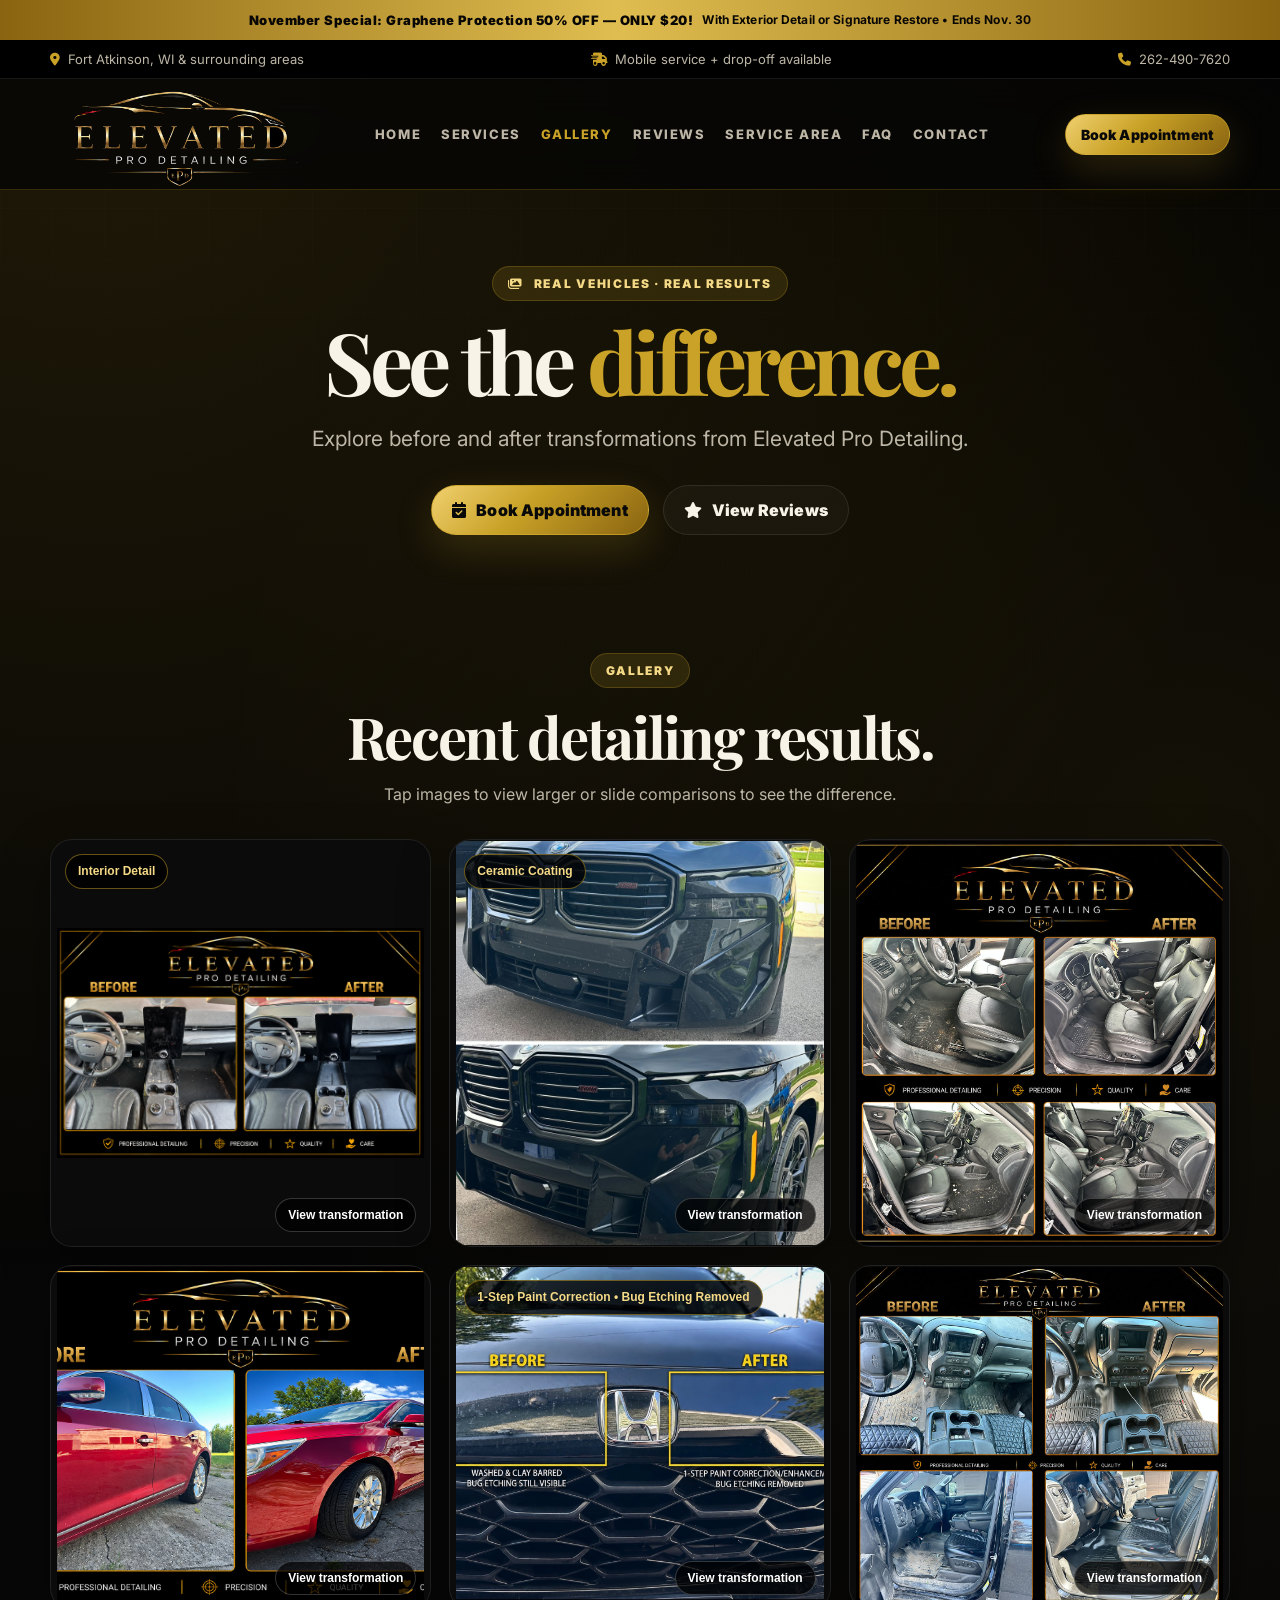
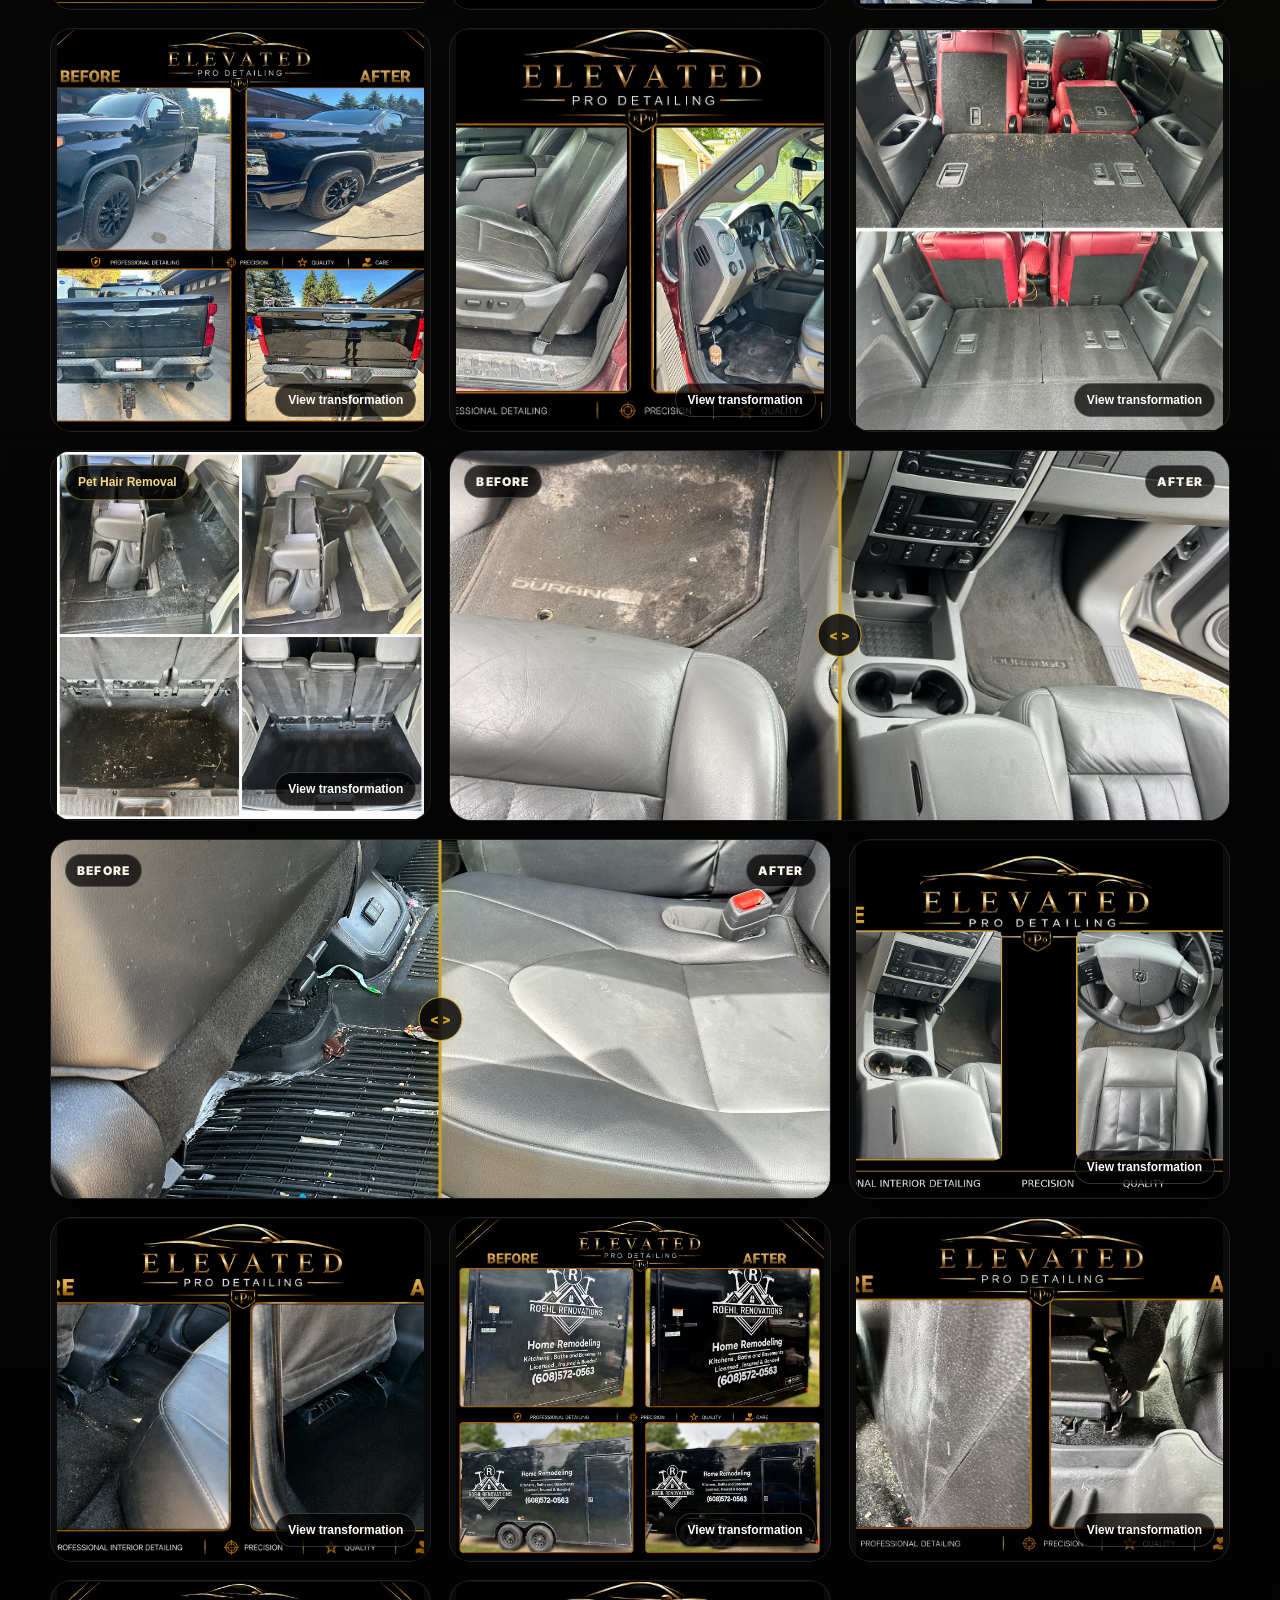
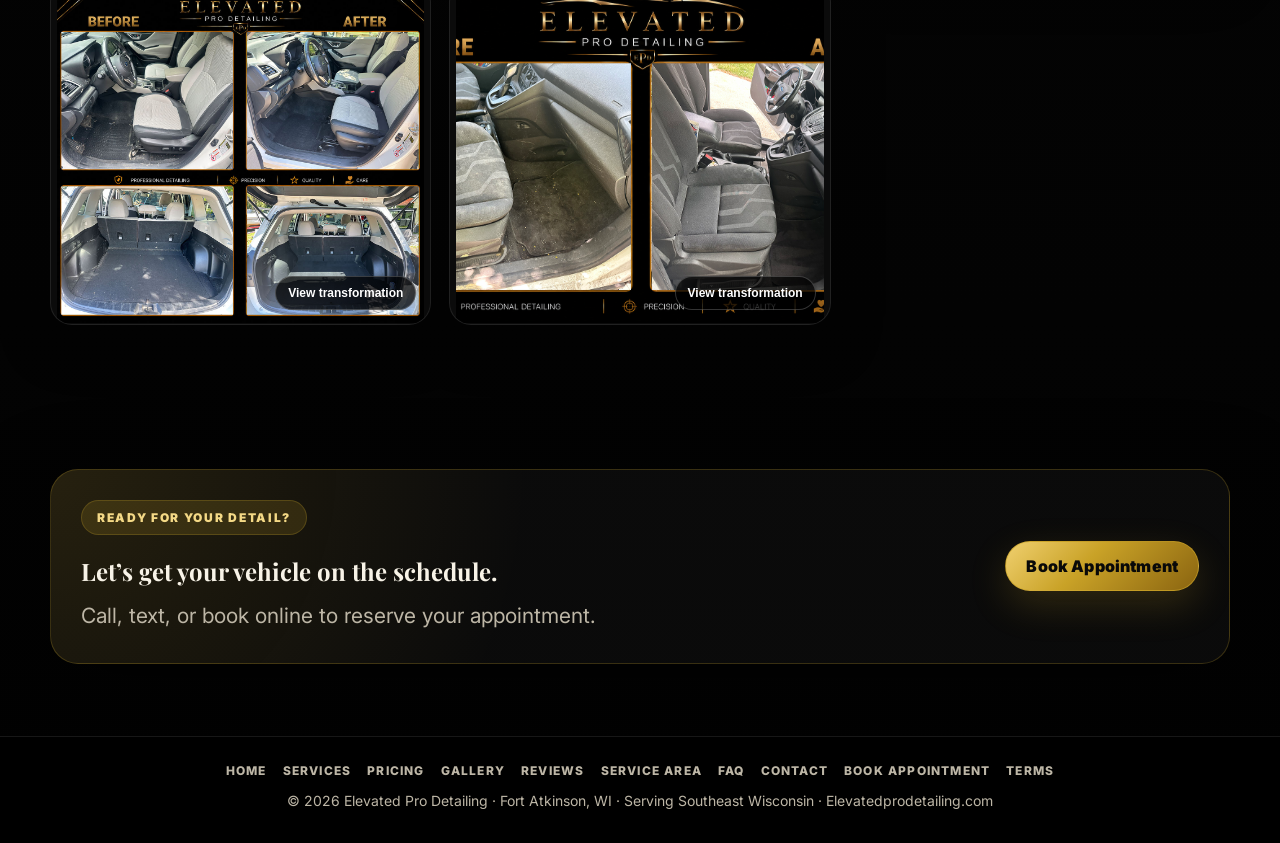
<file: gallery.html>
<!doctype html>
<html lang="en">
  <head>
    <meta charset="UTF-8" />
    <meta name="viewport" content="width=device-width, initial-scale=1.0" />
    <link rel="icon" href="assets/images/branding/new elevated 2.png" />
    <link rel="preconnect" href="https://fonts.googleapis.com" />
    <link rel="preconnect" href="https://fonts.gstatic.com" crossorigin />
    <link
      href="https://fonts.googleapis.com/css2?family=Inter:wght@400;500;600;700;800;900&family=Playfair+Display:wght@700;800&display=swap"
      rel="stylesheet"
    />
    <link
      rel="stylesheet"
      href="https://cdnjs.cloudflare.com/ajax/libs/font-awesome/6.5.2/css/all.min.css"
    />
    <link rel="stylesheet" href="special-banner.css?v=20261102-1" />
    <title>Car Detailing Before &amp; After Gallery | Fort Atkinson, WI</title>
    <meta
      name="description"
      content="See real before and after auto detailing transformations from Elevated Pro Detailing in Fort Atkinson, Wisconsin."
    />
    <link rel="canonical" href="https://elevatedprodetailing.com/gallery.html" />
    <style>
      :root {
        --bg: #050505;
        --card: #101010;
        --gold: #c9a227;
        --gold-dark: #8a6410;
        --gold-soft: rgba(201, 162, 39, 0.16);
        --text: #f8f3e7;
        --muted: #bdb6a6;
        --line: rgba(201, 162, 39, 0.24);
        --white-line: rgba(255, 255, 255, 0.09);
        --shadow: 0 24px 80px rgba(0, 0, 0, 0.55);
        --radius: 28px;
      }
      * {
        box-sizing: border-box;
      }
      html {
        scroll-behavior: smooth;
      }
      body {
        margin: 0;
        font-family: Inter, Arial, sans-serif;
        color: var(--text);
        background:
          radial-gradient(
            circle at 8% 0%,
            rgba(201, 162, 39, 0.16),
            transparent 30%
          ),
          radial-gradient(
            circle at 92% 20%,
            rgba(201, 162, 39, 0.08),
            transparent 28%
          ),
          linear-gradient(180deg, #000 0%, #070707 35%, #020202 100%);
        overflow-x: hidden;
      }
      body::before {
        content: "";
        position: fixed;
        inset: 0;
        pointer-events: none;
        background-image:
          linear-gradient(rgba(255, 255, 255, 0.025) 1px, transparent 1px),
          linear-gradient(
            90deg,
            rgba(255, 255, 255, 0.025) 1px,
            transparent 1px
          );
        background-size: 52px 52px;
        mask-image: linear-gradient(
          to bottom,
          rgba(0, 0, 0, 0.7),
          transparent 70%
        );
        z-index: -1;
      }
      a {
        color: inherit;
        text-decoration: none;
      }
      img {
        max-width: 100%;
        display: block;
      }
      .wrap {
        width: min(1180px, calc(100% - 34px));
        margin: 0 auto;
      }
      .special-bar {
        background: linear-gradient(
          90deg,
          #8a6410 0%,
          #e0bd50 48%,
          #8a6410 100%
        );
        color: #080705;
        font-size: 13px;
        font-weight: 900;
        letter-spacing: 0.04em;
        text-align: center;
      }
      .special-bar a {
        min-height: 40px;
        display: flex;
        align-items: center;
        justify-content: center;
        gap: 9px;
        padding: 8px 17px;
        color: inherit;
        text-decoration: none;
      }
      .special-bar a:hover {
        text-decoration: underline;
      }
      .topbar {
        background: #000;
        border-bottom: 1px solid var(--white-line);
        color: var(--muted);
        font-size: 13px;
      }
      .topbar .wrap {
        min-height: 38px;
        display: flex;
        justify-content: space-between;
        align-items: center;
        gap: 14px;
        flex-wrap: wrap;
      }
      .topbar span {
        display: inline-flex;
        align-items: center;
        gap: 8px;
      }
      .topbar i {
        color: var(--gold);
      }
      header {
        position: sticky;
        top: 0;
        z-index: 50;
        background: rgba(5, 5, 5, 0.82);
        backdrop-filter: blur(18px);
        border-bottom: 1px solid var(--line);
      }
      .nav {
        min-height: 86px;
        display: flex;
        align-items: center;
        justify-content: space-between;
        gap: 24px;
        position: relative;
      }
      .brand img {
        width: 250px;
        max-width: 56vw;
      }
      .nav-links {
        display: flex;
        align-items: center;
        gap: 20px;
        font-size: 13px;
        text-transform: uppercase;
        letter-spacing: 0.12em;
        color: var(--muted);
        font-weight: 800;
      }
      .nav-links a {
        transition: 0.2s ease;
      }
      .nav-links a:hover,
      .nav-links a.active,
      .nav-links a[aria-current="page"] {
        color: var(--gold);
      }
      .btn {
        display: inline-flex;
        align-items: center;
        justify-content: center;
        gap: 10px;
        border: 1px solid rgba(201, 162, 39, 0.65);
        background: linear-gradient(
          135deg,
          #f0d06f 0%,
          var(--gold) 42%,
          var(--gold-dark) 100%
        );
        color: #090909;
        padding: 14px 20px;
        border-radius: 999px;
        font-weight: 900;
        letter-spacing: 0.01em;
        box-shadow: 0 14px 38px rgba(201, 162, 39, 0.2);
        transition:
          transform 0.2s ease,
          box-shadow 0.2s ease,
          border-color 0.2s ease;
        white-space: nowrap;
      }
      .btn:hover {
        transform: translateY(-2px);
        box-shadow: 0 18px 48px rgba(201, 162, 39, 0.28);
      }
      .btn.ghost {
        background: rgba(255, 255, 255, 0.03);
        color: var(--text);
        border-color: var(--white-line);
        box-shadow: none;
      }
      .btn.ghost:hover {
        border-color: var(--gold);
      }
      .btn.small {
        padding: 11px 15px;
        font-size: 14px;
      }
      .mobile-actions {
        display: none;
      }
      .menu-toggle {
        display: none;
        align-items: center;
        justify-content: center;
        gap: 8px;
        padding: 9px 12px;
        border: 1px solid var(--white-line);
        border-radius: 999px;
        color: var(--text);
        background: rgba(255, 255, 255, 0.04);
        font-weight: 900;
        letter-spacing: 0.03em;
        cursor: pointer;
      }
      .menu-toggle:hover {
        border-color: var(--gold);
        color: var(--gold);
      }
      .menu-icon {
        font-size: 18px;
        line-height: 1;
      }
      .desktop-book {
        display: inline-flex;
      }
      .mobile-call {
        display: none;
      }
      section {
        padding: 72px 0;
      }
      .hero {
        position: relative;
        padding: 76px 0 46px;
        text-align: center;
      }
      .pill,
      .kicker {
        display: inline-flex;
        align-items: center;
        gap: 10px;
        padding: 9px 15px;
        border-radius: 999px;
        border: 1px solid var(--line);
        color: #f4d986;
        background: var(--gold-soft);
        text-transform: uppercase;
        letter-spacing: 0.14em;
        font-size: 12px;
        font-weight: 900;
        margin-bottom: 20px;
      }
      h1,
      h2,
      h3 {
        margin: 0;
      }
      h1,
      h2 {
        font-family: "Playfair Display", Georgia, serif;
      }
      h1 {
        font-size: clamp(48px, 7vw, 86px);
        line-height: 0.92;
        letter-spacing: -0.055em;
        margin-bottom: 22px;
      }
      .gold {
        color: var(--gold);
      }
      .lead {
        color: var(--muted);
        font-size: clamp(17px, 2vw, 21px);
        line-height: 1.65;
        max-width: 760px;
        margin: 0 auto 28px;
      }
      .hero-actions {
        display: flex;
        gap: 14px;
        flex-wrap: wrap;
        justify-content: center;
      }
      .panel,
      .card {
        border: 1px solid var(--line);
        border-radius: var(--radius);
        background:
          radial-gradient(
            circle at top left,
            rgba(201, 162, 39, 0.14),
            transparent 40%
          ),
          rgba(255, 255, 255, 0.035);
        padding: 30px;
        box-shadow: var(--shadow);
      }
      .section-head {
        text-align: center;
        margin: 0 auto 32px;
        max-width: 850px;
      }
      .section-head h2 {
        font-size: clamp(34px, 5vw, 58px);
        line-height: 0.98;
        letter-spacing: -0.04em;
      }
      .section-head p {
        color: var(--muted);
        line-height: 1.65;
      }
      .footer-nav {
        display: flex;
        justify-content: center;
        gap: 16px;
        flex-wrap: wrap;
        margin-bottom: 14px;
        font-weight: 800;
        text-transform: uppercase;
        letter-spacing: 0.1em;
        font-size: 12px;
      }
      footer {
        border-top: 1px solid var(--white-line);
        padding: 26px 0 34px;
        text-align: center;
        color: var(--muted);
        font-size: 14px;
        background: #000;
      }
      @media (max-width: 760px) {
        .special-bar {
          font-size: 12px;
        }
        .topbar .wrap {
          justify-content: center;
          text-align: center;
          padding: 6px 0;
          gap: 6px;
          font-size: 12px;
        }
        .topbar span:nth-child(2) {
          display: none;
        }
        .nav {
          min-height: auto;
          display: grid;
          grid-template-columns: auto 1fr;
          align-items: center;
          gap: 10px;
          padding: 8px 0;
        }
        .brand img {
          width: 142px;
          max-width: 48vw;
        }
        .mobile-actions {
          display: flex;
          align-items: center;
          justify-content: flex-end;
          gap: 8px;
        }
        .menu-toggle {
          display: inline-flex;
          font-size: 13px;
        }
        .desktop-book {
          display: none;
        }
        .mobile-call {
          display: inline-flex;
          width: auto;
          padding: 9px 13px;
          font-size: 13px;
          box-shadow: none;
        }
        .nav-links {
          display: none;
          position: absolute;
          left: 0;
          right: 0;
          top: calc(100% + 8px);
          z-index: 80;
          width: 100%;
          padding: 14px;
          border: 1px solid var(--line);
          border-radius: 18px;
          background: rgba(5, 5, 5, 0.97);
          box-shadow: 0 18px 50px rgba(0, 0, 0, 0.7);
          backdrop-filter: blur(18px);
          grid-template-columns: 1fr;
          gap: 0;
          text-align: center;
        }
        .nav-links.open {
          display: grid;
        }
        .nav-links a {
          display: block;
          padding: 13px 10px;
          border-bottom: 1px solid var(--white-line);
          font-size: 12px;
          letter-spacing: 0.12em;
        }
        .nav-links a:last-child {
          border-bottom: 0;
        }
        .hero {
          padding-top: 44px;
        }
        section {
          padding: 52px 0;
        }
        .btn {
          width: 100%;
        }
        .mobile-call {
          width: auto;
        }
        .hero-actions {
          width: 100%;
        }
      }
      .gallery-grid {
        display: grid;
        grid-template-columns: repeat(3, 1fr);
        gap: 18px;
      }
      .gallery-item,
      .compare-card {
        position: relative;
        overflow: hidden;
        min-height: 280px;
        border: 1px solid var(--white-line);
        border-radius: 22px;
        background: #0b0b0b;
        box-shadow: 0 18px 50px rgba(0, 0, 0, 0.35);
      }
      .gallery-item {
        cursor: pointer;
      }
      .gallery-item img {
        width: 100%;
        height: 100%;
        object-fit: cover;
        transition:
          transform 0.35s ease,
          filter 0.35s ease;
      }
      .gallery-item:hover img {
        transform: scale(1.035);
        filter: brightness(0.8);
      }
      .gallery-item::after {
        content: "View transformation";
        position: absolute;
        right: 14px;
        bottom: 14px;
        padding: 9px 12px;
        border: 1px solid rgba(255, 255, 255, 0.2);
        border-radius: 999px;
        background: rgba(0, 0, 0, 0.72);
        color: #fff;
        font-size: 12px;
        font-weight: 800;
      }
      .gallery-caption {
        position: absolute;
        left: 14px;
        top: 14px;
        z-index: 1;
        max-width: calc(100% - 28px);
        padding: 9px 12px;
        border: 1px solid rgba(201, 162, 39, 0.5);
        border-radius: 999px;
        background: rgba(0, 0, 0, 0.78);
        color: #f4d986;
        font-size: 12px;
        font-weight: 800;
        line-height: 1.25;
      }
      .compare-card {
        --position: 50%;
        grid-column: span 2;
        min-height: 360px;
      }
      .compare-card img {
        width: 100%;
        height: 100%;
        object-fit: cover;
      }
      .compare-before,
      .compare-after {
        position: absolute;
        inset: 0;
      }
      .compare-after {
        clip-path: inset(0 0 0 var(--position));
        overflow: hidden;
      }
      .compare-after img {
        width: 100%;
        max-width: none;
      }
      .compare-divider {
        position: absolute;
        top: 0;
        bottom: 0;
        left: var(--position);
        width: 3px;
        background: var(--gold);
        transform: translateX(-50%);
        box-shadow: 0 0 22px rgba(201, 162, 39, 0.75);
        pointer-events: none;
      }
      .compare-divider::after {
        content: "< >";
        position: absolute;
        top: 50%;
        left: 50%;
        transform: translate(-50%, -50%);
        display: grid;
        place-items: center;
        width: 42px;
        height: 42px;
        border-radius: 50%;
        background: rgba(0, 0, 0, 0.82);
        border: 1px solid var(--gold);
        color: var(--gold);
        font-weight: 900;
        font-size: 13px;
      }
      .compare-range {
        position: absolute;
        inset: 0;
        width: 100%;
        height: 100%;
        opacity: 0;
        cursor: ew-resize;
      }
      .compare-label {
        position: absolute;
        top: 14px;
        padding: 8px 11px;
        border: 1px solid rgba(255, 255, 255, 0.18);
        border-radius: 999px;
        background: rgba(0, 0, 0, 0.72);
        font-size: 12px;
        font-weight: 900;
        text-transform: uppercase;
        letter-spacing: 0.1em;
      }
      .compare-label.before {
        left: 14px;
      }
      .compare-label.after {
        right: 14px;
      }
      .book-card {
        display: flex;
        align-items: center;
        justify-content: space-between;
        gap: 30px;
      }
      .lightbox {
        display: none;
        position: fixed;
        inset: 0;
        z-index: 100;
        background: rgba(0, 0, 0, 0.94);
        align-items: center;
        justify-content: center;
        padding: 60px 20px 20px;
      }
      .lightbox.open {
        display: flex;
      }
      .lightbox img {
        max-width: min(1100px, 95vw);
        max-height: 86vh;
        border: 1px solid var(--line);
        border-radius: 18px;
        box-shadow: var(--shadow);
      }
      .lightbox-close {
        position: absolute;
        top: 18px;
        right: 22px;
        color: white;
        font-size: 42px;
        font-weight: 900;
        cursor: pointer;
        background: none;
        border: 0;
      }
      @media (max-width: 900px) {
        .gallery-grid {
          grid-template-columns: repeat(2, 1fr);
        }
        .compare-card {
          grid-column: span 2;
        }
        .book-card {
          display: block;
        }
      }
      @media (max-width: 620px) {
        .gallery-grid {
          grid-template-columns: 1fr;
        }
        .gallery-item,
        .compare-card {
          min-height: 245px;
        }
        .compare-card {
          grid-column: span 1;
        }
        .compare-label {
          font-size: 10px;
        }
      }
    </style>
  </head>
  <body>
<div class="special-bar" aria-label="November special"><a href="index.html#november-special"><span>November Special: Graphene Protection 50% OFF — ONLY $20!</span><small>With Exterior Detail or Signature Restore • Ends Nov. 30</small></a></div>

    <div class="topbar">
      <div class="wrap">
        <span
          ><i class="fa-solid fa-location-dot"></i> Fort Atkinson, WI &
          surrounding areas</span
        ><span
          ><i class="fa-solid fa-truck-fast"></i> Mobile service + drop-off
          available</span
        ><span><i class="fa-solid fa-phone"></i> 262-490-7620</span>
      </div>
    </div>
    <header>
      <div class="wrap nav">
        <a
          class="brand"
          href="index.html"
          aria-label="Elevated Pro Detailing Home"
          ><img
            src="assets/images/branding/elevated-logo-slick-transparent-v2.png"
            alt="Elevated Pro Detailing logo"
        /></a>
        <div class="mobile-actions">
          <button
            class="menu-toggle"
            type="button"
            aria-label="Open menu"
            aria-expanded="false"
            aria-controls="mainNav"
          >
            <span class="menu-icon">☰</span> Menu</button
          ><a class="btn small mobile-call" href="tel:2624907620">Call</a>
        </div>
        <nav class="nav-links" id="mainNav" aria-label="Main navigation">
          <a href="index.html">Home</a><a href="services.html">Services</a
          ><a class="active" href="gallery.html">Gallery</a
          ><a href="reviews.html">Reviews</a
          ><a href="service-area.html">Service Area</a><a href="faq.html">FAQ</a
          ><a href="contact.html">Contact</a
          ><a class="mobile-nav-book" href="Appointment.html"><i class="fa-solid fa-calendar-check" aria-hidden="true"></i> Book Appointment</a
          >
        </nav>
        <a class="btn small desktop-book" href="Appointment.html"
          >Book Appointment</a
        >
      </div>
    </header>
    <main>
      <section class="hero">
        <div class="wrap">
          <div class="pill">
            <i class="fa-solid fa-images"></i> Real vehicles · Real results
          </div>
          <h1>See the <span class="gold">difference.</span></h1>
          <p class="lead">
            Explore before and after transformations from Elevated Pro
            Detailing.
          </p>
          <div class="hero-actions">
            <a class="btn" href="Appointment.html"
              ><i class="fa-solid fa-calendar-check"></i> Book Appointment</a
            ><a class="btn ghost" href="reviews.html"
              ><i class="fa-solid fa-star"></i> View Reviews</a
            >
          </div>
        </div>
      </section>
      <section>
        <div class="wrap">
          <div class="section-head">
            <div class="kicker">Gallery</div>
            <h2>Recent detailing results.</h2>
            <p>
              Tap images to view larger or slide comparisons to see the
              difference.
            </p>
          </div>
          <div class="gallery-grid">
            <button
              class="gallery-item"
              type="button"
              onclick="openLightbox('assets/images/gallery/mustang-mach-e-interior-before-after.png')"
              aria-label="View interior detail before and after"
            >
              <img
                src="assets/images/gallery/mustang-mach-e-interior-before-after.png"
                alt="Ford Mustang Mach-E interior before and after detailing, showing the cleaned dashboard, touchscreen, center console, seats, and floors"
                loading="lazy"
                decoding="async"
                style="object-fit: contain"
              />
              <span class="gallery-caption">Interior Detail</span>
            </button>
            <button
              class="gallery-item"
              type="button"
              onclick="openLightbox('assets/images/gallery/bmw-ceramic-coating-before-after.jpg')"
              aria-label="View ceramic coating before and after"
            >
              <img
                src="assets/images/gallery/bmw-ceramic-coating-before-after.jpg"
                alt="Ceramic coating job, before on top and after on bottom"
                loading="lazy"
                decoding="async"
                style="object-fit: contain"
              />
              <span class="gallery-caption">Ceramic Coating</span>
            </button>
            <button
              class="gallery-item"
              onclick="openLightbox('assets/images/gallery/ashley-interior-before-after.jpg')"
            >
              <img
                src="assets/images/gallery/ashley-interior-before-after.jpg"
                alt="Jeep interior before and after professional detailing"
                loading="lazy"
              />
            </button>
            <button
              class="gallery-item"
              onclick="openLightbox('assets/images/gallery/pat-exterior-before-after-enhanced.png')"
            >
              <img
                src="assets/images/gallery/pat-exterior-before-after-enhanced.png"
                alt="Red sedan exterior before and after professional detailing"
                loading="lazy"
              />
            </button>
            <button
              class="gallery-item"
              onclick="openLightbox('assets/images/services/1-step-paint-correction-before-after.jpg')"
              aria-label="View 1-step paint correction before and after result"
            >
              <img
                src="assets/images/services/1-step-paint-correction-before-after.jpg"
                alt="Honda hood before and after a 1-step paint correction that removed bug etching"
                loading="lazy"
              />
              <span class="gallery-caption">1-Step Paint Correction &bull; Bug Etching Removed</span>
            </button>
            <button
              class="gallery-item"
              onclick="openLightbox('assets/images/gallery/silverado-2500-interior-before-after.jpg')"
            >
              <img
                src="assets/images/gallery/silverado-2500-interior-before-after.jpg"
                alt="Chevrolet Silverado 2500 interior before and after detailing"
              />
            </button>
            <button
              class="gallery-item"
              onclick="openLightbox('assets/images/gallery/silverado-2500-exterior-before-after.jpg')"
            >
              <img
                src="assets/images/gallery/silverado-2500-exterior-before-after.jpg"
                alt="Chevrolet Silverado 2500 exterior before and after detailing"
              />
            </button>
            <button
              class="gallery-item"
              onclick="openLightbox('assets/images/gallery/kim-f250-driver-before-after.jpg')"
            >
              <img
                src="assets/images/gallery/kim-f250-driver-before-after.jpg"
                alt="Ford F-250 driver seat before and after detailing"
              />
            </button>
            <button
              class="gallery-item"
              onclick="openLightbox('assets/images/gallery/kim-dog-hair-before-after.jpg')"
            >
              <img
                src="assets/images/gallery/kim-dog-hair-before-after.jpg"
                alt="Vehicle cargo area with heavy dog hair before and after professional detailing"
                loading="lazy"
              />
            </button>
            <button
              class="gallery-item"
              onclick="openLightbox('assets/images/gallery/deann-pet-hair-before-after.jpg')"
              aria-label="View pet hair removal before and after result"
            >
              <img
                src="assets/images/gallery/deann-pet-hair-before-after.jpg"
                alt="Minivan interior with heavy pet hair before and after professional pet hair removal"
                loading="lazy"
                decoding="async"
              />
              <span class="gallery-caption">Pet Hair Removal</span>
            </button>
            <div
              class="compare-card"
              aria-label="Durango interior before and after comparison"
            >
              <div class="compare-before">
                <img
                  src="assets/images/gallery/durango-before.jpg"
                  alt="Durango interior before detailing"
                />
              </div>
              <div class="compare-after">
                <img
                  src="assets/images/gallery/durango-after.jpg"
                  alt="Durango interior after detailing"
                />
              </div>
              <span class="compare-label before">Before</span
              ><span class="compare-label after">After</span
              ><span class="compare-divider" aria-hidden="true"></span
              ><input
                class="compare-range"
                type="range"
                min="0"
                max="100"
                value="50"
                aria-label="Slide to compare Durango before and after"
                oninput="this.closest('.compare-card').style.setProperty('--position', this.value + '%')"
              />
            </div>
            <div
              class="compare-card"
              aria-label="Back seat area before and after comparison"
            >
              <div class="compare-before">
                <img
                  src="assets/images/gallery/Backseat-Before.jpeg"
                  alt="Back seat area before detailing"
                />
              </div>
              <div class="compare-after">
                <img
                  src="assets/images/gallery/Backseat-after.jpeg"
                  alt="Back seat area after detailing"
                />
              </div>
              <span class="compare-label before">Before</span
              ><span class="compare-label after">After</span
              ><span class="compare-divider" aria-hidden="true"></span
              ><input
                class="compare-range"
                type="range"
                min="0"
                max="100"
                value="50"
                aria-label="Slide to compare back seat before and after"
                oninput="this.closest('.compare-card').style.setProperty('--position', this.value + '%')"
              />
            </div>
            <button
              class="gallery-item"
              onclick="openLightbox('assets/images/gallery/Mike Before & After2.png')"
            >
              <img
                src="assets/images/gallery/Mike Before & After2.png"
                alt="Before and after detailing result"
              /></button
            ><button
              class="gallery-item"
              onclick="openLightbox('assets/images/gallery/Tasha Before & After1.png')"
            >
              <img
                src="assets/images/gallery/Tasha Before & After1.png"
                alt="Before and after detailing result"
              /></button
            ><button
              class="gallery-item"
              onclick="openLightbox('assets/images/gallery/Before & After 4 pic2.png')"
            >
              <img
                src="assets/images/gallery/Before & After 4 pic2.png"
                alt="Before and after detailing result"
              /></button
            ><button
              class="gallery-item"
              onclick="openLightbox('assets/images/gallery/Between Seats B&A.jpg')"
            >
              <img
                src="assets/images/gallery/Between Seats B&A.jpg"
                alt="Between seat detail transformation"
              /></button
            ><button
              class="gallery-item"
              onclick="openLightbox('assets/images/gallery/Before & After 4 pic Cheryl.jpg')"
            >
              <img
                src="assets/images/gallery/Before & After 4 pic Cheryl.jpg"
                alt="Before and after detailing result"
              /></button
            ><button
              class="gallery-item"
              onclick="openLightbox('assets/images/gallery/Before & After Work Van2.png')"
            >
              <img
                src="assets/images/gallery/Before & After Work Van2.png"
                alt="Work van before and after detailing"
              />
            </button>
          </div>
        </div>
      </section>
      <section>
        <div class="wrap">
          <div class="panel book-card">
            <div>
              <div class="kicker">Ready for your detail?</div>
              <h2>Let’s get your vehicle on the schedule.</h2>
              <p class="lead" style="margin: 12px 0 0; text-align: left">
                Call, text, or book online to reserve your appointment.
              </p>
            </div>
            <a class="btn" href="Appointment.html">Book Appointment</a>
          </div>
        </div>
      </section>
    </main>
    <div id="lightbox" class="lightbox" onclick="closeLightbox()">
      <button class="lightbox-close" type="button" aria-label="Close">
        &times;</button
      ><img id="lightbox-img" alt="Expanded gallery image" />
    </div>
    <footer>
      <div class="wrap">
        <div class="footer-nav">
          <a href="index.html">Home</a><a href="services.html">Services</a
          ><a href="services.html#pricing">Pricing</a
          ><a href="gallery.html">Gallery</a><a href="reviews.html">Reviews</a
          ><a href="service-area.html">Service Area</a><a href="faq.html">FAQ</a
          ><a href="contact.html">Contact</a
          ><a href="Appointment.html">Book Appointment</a
          ><a href="terms.html">Terms</a>
        </div>
        <div>
          © <span id="year"></span> Elevated Pro Detailing · Fort Atkinson, WI
          · Serving Southeast Wisconsin · Elevatedprodetailing.com
        </div>
      </div>
    </footer>
    <script>
      function openLightbox(src) {
        document.getElementById("lightbox").classList.add("open");
        document.getElementById("lightbox-img").src = src;
      }
      function closeLightbox() {
        document.getElementById("lightbox").classList.remove("open");
      }
    </script>
    <script>
      document.getElementById("year").textContent = new Date().getFullYear();
      const menuToggle = document.querySelector(".menu-toggle");
      const mainNav = document.getElementById("mainNav");
      if (menuToggle && mainNav) {
        menuToggle.addEventListener("click", () => {
          const isOpen = mainNav.classList.toggle("open");
          menuToggle.setAttribute("aria-expanded", isOpen ? "true" : "false");
          menuToggle.setAttribute(
            "aria-label",
            isOpen ? "Close menu" : "Open menu",
          );
        });
        mainNav.querySelectorAll("a").forEach((link) => {
          link.addEventListener("click", () => {
            mainNav.classList.remove("open");
            menuToggle.setAttribute("aria-expanded", "false");
            menuToggle.setAttribute("aria-label", "Open menu");
          });
        });
        document.addEventListener("click", (event) => {
          if (
            !mainNav.contains(event.target) &&
            !menuToggle.contains(event.target)
          ) {
            mainNav.classList.remove("open");
            menuToggle.setAttribute("aria-expanded", "false");
            menuToggle.setAttribute("aria-label", "Open menu");
          }
        });
      }
    </script>
  </body>
</html>
</file>
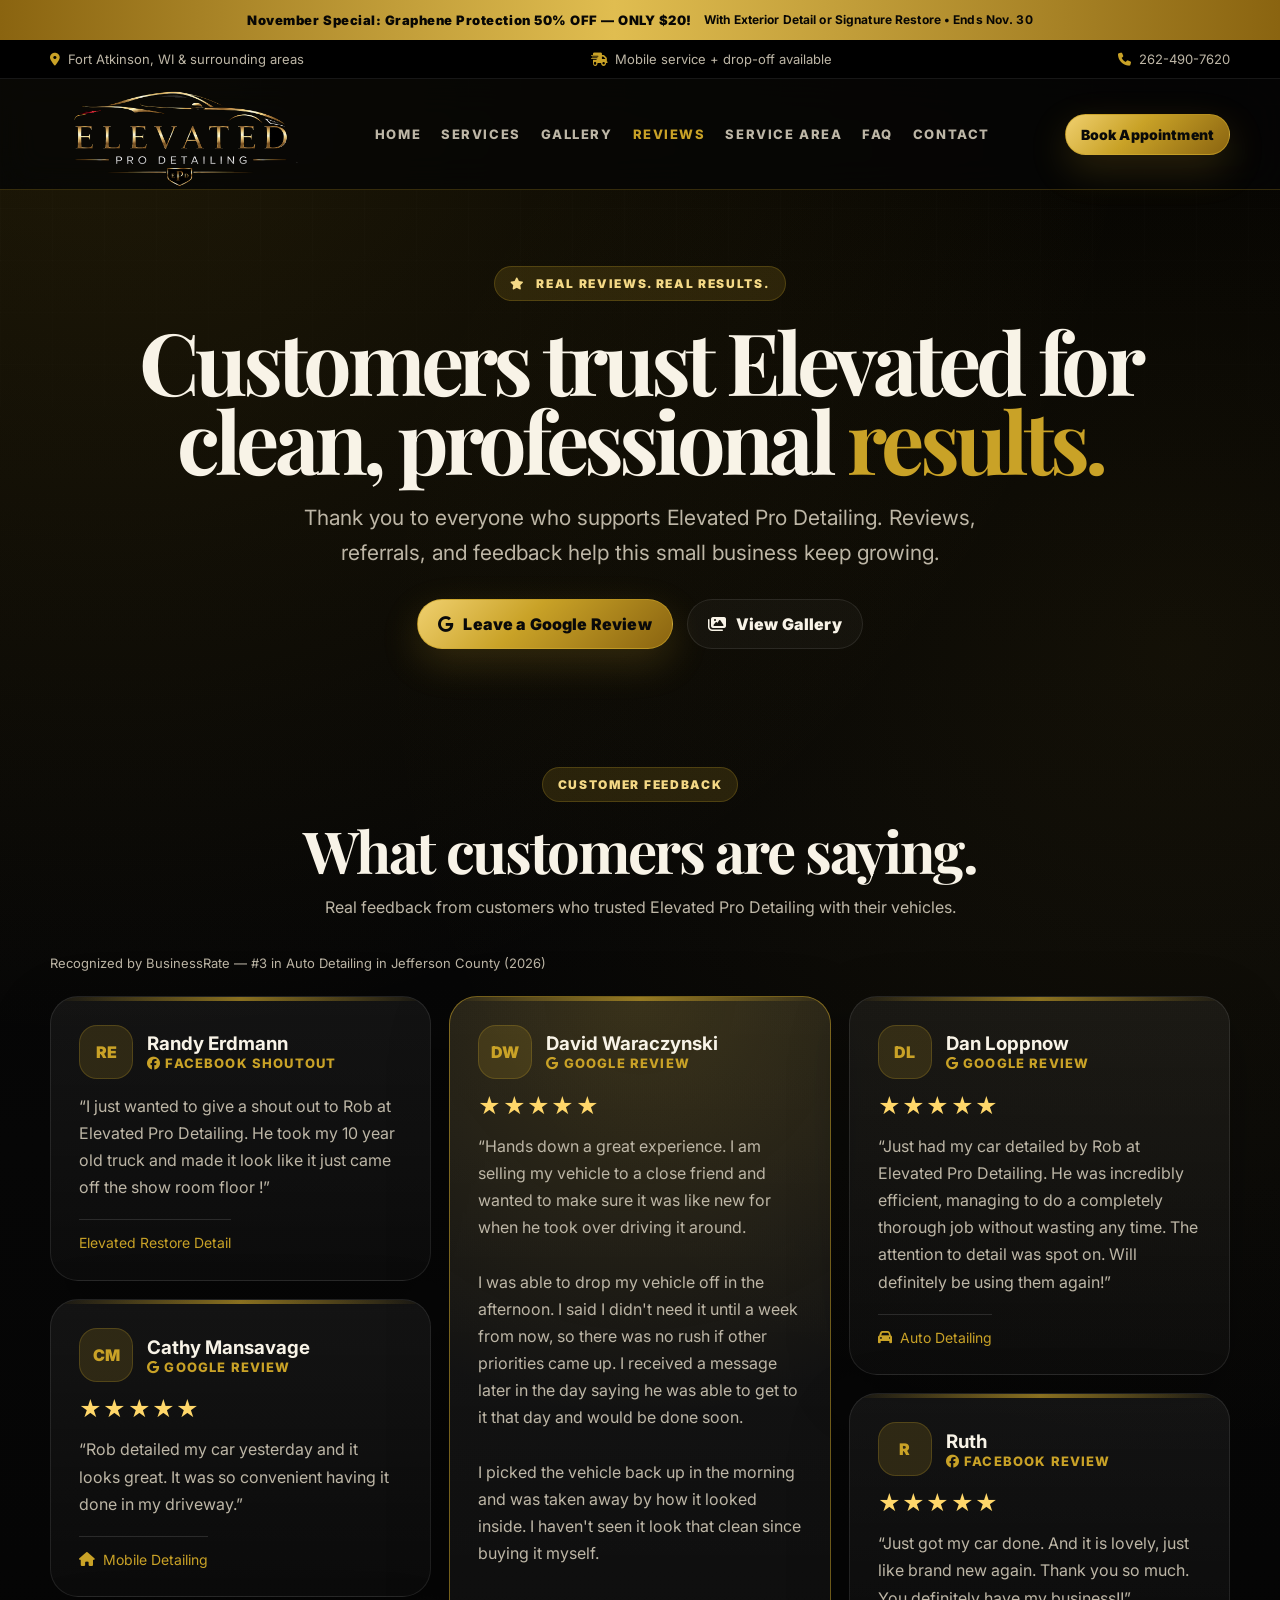
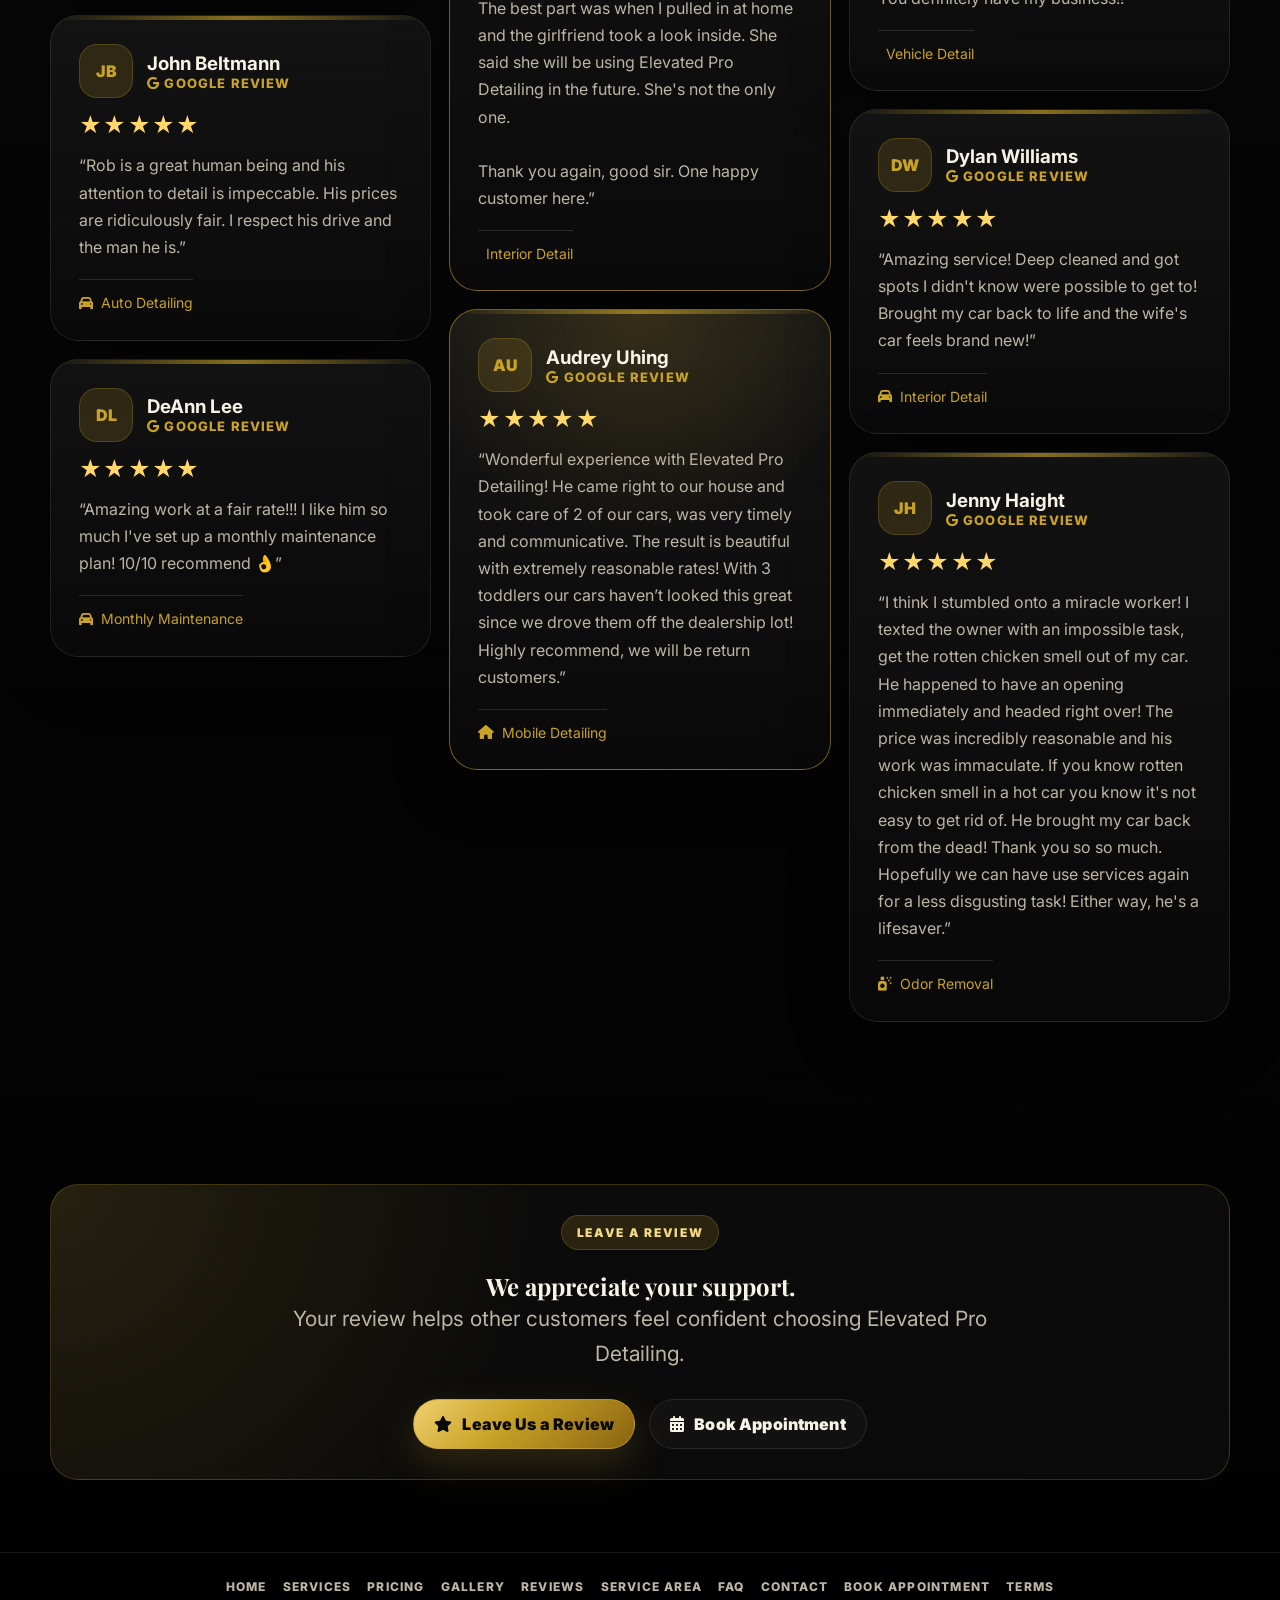
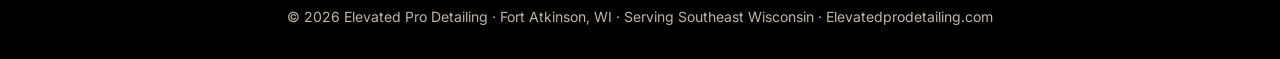
<file: reviews.html>
<!doctype html>
<html lang="en">
  <head>
    <meta charset="UTF-8" />
    <meta name="viewport" content="width=device-width, initial-scale=1.0" />
    <link rel="icon" href="assets/images/branding/new elevated 2.png" />
    <link rel="preconnect" href="https://fonts.googleapis.com" />
    <link rel="preconnect" href="https://fonts.gstatic.com" crossorigin />
    <link
      href="https://fonts.googleapis.com/css2?family=Inter:wght@400;500;600;700;800;900&family=Playfair+Display:wght@700;800&display=swap"
      rel="stylesheet"
    />
    <link
      rel="stylesheet"
      href="https://cdnjs.cloudflare.com/ajax/libs/font-awesome/6.5.2/css/all.min.css"
    />
    <link rel="stylesheet" href="special-banner.css?v=20261102-1" />
    <title>Car Detailing Reviews | Fort Atkinson, WI</title>
    <meta
      name="description"
      content="Read customer reviews for Elevated Pro Detailing in Fort Atkinson, WI. See real feedback and leave a Google review."
    />
    <link rel="canonical" href="https://elevatedprodetailing.com/reviews.html" />
    <style>
      :root {
        --bg: #050505;
        --card: #101010;
        --gold: #c9a227;
        --gold-dark: #8a6410;
        --gold-soft: rgba(201, 162, 39, 0.16);
        --text: #f8f3e7;
        --muted: #bdb6a6;
        --line: rgba(201, 162, 39, 0.24);
        --white-line: rgba(255, 255, 255, 0.09);
        --shadow: 0 24px 80px rgba(0, 0, 0, 0.55);
        --radius: 28px;
      }
      * {
        box-sizing: border-box;
      }
      html {
        scroll-behavior: smooth;
      }
      body {
        margin: 0;
        font-family: Inter, Arial, sans-serif;
        color: var(--text);
        background:
          radial-gradient(
            circle at 8% 0%,
            rgba(201, 162, 39, 0.16),
            transparent 30%
          ),
          radial-gradient(
            circle at 92% 20%,
            rgba(201, 162, 39, 0.08),
            transparent 28%
          ),
          linear-gradient(180deg, #000 0%, #070707 35%, #020202 100%);
        overflow-x: hidden;
      }
      body::before {
        content: "";
        position: fixed;
        inset: 0;
        pointer-events: none;
        background-image:
          linear-gradient(rgba(255, 255, 255, 0.025) 1px, transparent 1px),
          linear-gradient(
            90deg,
            rgba(255, 255, 255, 0.025) 1px,
            transparent 1px
          );
        background-size: 52px 52px;
        mask-image: linear-gradient(
          to bottom,
          rgba(0, 0, 0, 0.7),
          transparent 70%
        );
        z-index: -1;
      }
      a {
        color: inherit;
        text-decoration: none;
      }
      img {
        max-width: 100%;
        display: block;
      }
      .wrap {
        width: min(1180px, calc(100% - 34px));
        margin: 0 auto;
      }
      .topbar {
        background: #000;
        border-bottom: 1px solid var(--white-line);
        color: var(--muted);
        font-size: 13px;
      }
      .topbar .wrap {
        min-height: 38px;
        display: flex;
        justify-content: space-between;
        align-items: center;
        gap: 14px;
        flex-wrap: wrap;
      }
      .topbar span {
        display: inline-flex;
        align-items: center;
        gap: 8px;
      }
      .topbar i {
        color: var(--gold);
      }
      header {
        position: sticky;
        top: 0;
        z-index: 50;
        background: rgba(5, 5, 5, 0.82);
        backdrop-filter: blur(18px);
        border-bottom: 1px solid var(--line);
      }
      .nav {
        min-height: 86px;
        display: flex;
        align-items: center;
        justify-content: space-between;
        gap: 24px;
        position: relative;
      }
      .brand img {
        width: 250px;
        max-width: 56vw;
      }
      .nav-links {
        display: flex;
        align-items: center;
        gap: 20px;
        font-size: 13px;
        text-transform: uppercase;
        letter-spacing: 0.12em;
        color: var(--muted);
        font-weight: 800;
      }
      .nav-links a {
        transition: 0.2s ease;
      }
      .nav-links a:hover,
      .nav-links a.active,
      .nav-links a[aria-current="page"] {
        color: var(--gold);
      }
      .btn {
        display: inline-flex;
        align-items: center;
        justify-content: center;
        gap: 10px;
        border: 1px solid rgba(201, 162, 39, 0.65);
        background: linear-gradient(
          135deg,
          #f0d06f 0%,
          var(--gold) 42%,
          var(--gold-dark) 100%
        );
        color: #090909;
        padding: 14px 20px;
        border-radius: 999px;
        font-weight: 900;
        letter-spacing: 0.01em;
        box-shadow: 0 14px 38px rgba(201, 162, 39, 0.2);
        transition:
          transform 0.2s ease,
          box-shadow 0.2s ease,
          border-color 0.2s ease;
        white-space: nowrap;
      }
      .btn:hover {
        transform: translateY(-2px);
        box-shadow: 0 18px 48px rgba(201, 162, 39, 0.28);
      }
      .btn.ghost {
        background: rgba(255, 255, 255, 0.03);
        color: var(--text);
        border-color: var(--white-line);
        box-shadow: none;
      }
      .btn.ghost:hover {
        border-color: var(--gold);
      }
      .btn.small {
        padding: 11px 15px;
        font-size: 14px;
      }
      .mobile-actions {
        display: none;
      }
      .menu-toggle {
        display: none;
        align-items: center;
        justify-content: center;
        gap: 8px;
        padding: 9px 12px;
        border: 1px solid var(--white-line);
        border-radius: 999px;
        color: var(--text);
        background: rgba(255, 255, 255, 0.04);
        font-weight: 900;
        letter-spacing: 0.03em;
        cursor: pointer;
      }
      .menu-toggle:hover {
        border-color: var(--gold);
        color: var(--gold);
      }
      .menu-icon {
        font-size: 18px;
        line-height: 1;
      }
      .desktop-book {
        display: inline-flex;
      }
      .mobile-call {
        display: none;
      }
      section {
        padding: 72px 0;
      }
      .hero {
        position: relative;
        padding: 76px 0 46px;
        text-align: center;
      }
      .pill,
      .kicker {
        display: inline-flex;
        align-items: center;
        gap: 10px;
        padding: 9px 15px;
        border-radius: 999px;
        border: 1px solid var(--line);
        color: #f4d986;
        background: var(--gold-soft);
        text-transform: uppercase;
        letter-spacing: 0.14em;
        font-size: 12px;
        font-weight: 900;
        margin-bottom: 20px;
      }
      h1,
      h2,
      h3 {
        margin: 0;
      }
      h1,
      h2 {
        font-family: "Playfair Display", Georgia, serif;
      }
      h1 {
        font-size: clamp(48px, 7vw, 86px);
        line-height: 0.92;
        letter-spacing: -0.055em;
        margin-bottom: 22px;
      }
      .gold {
        color: var(--gold);
      }
      .lead {
        color: var(--muted);
        font-size: clamp(17px, 2vw, 21px);
        line-height: 1.65;
        max-width: 760px;
        margin: 0 auto 28px;
      }
      .hero-actions {
        display: flex;
        gap: 14px;
        flex-wrap: wrap;
        justify-content: center;
      }
      .panel,
      .card {
        border: 1px solid var(--line);
        border-radius: var(--radius);
        background:
          radial-gradient(
            circle at top left,
            rgba(201, 162, 39, 0.14),
            transparent 40%
          ),
          rgba(255, 255, 255, 0.035);
        padding: 30px;
        box-shadow: var(--shadow);
      }
      .section-head {
        text-align: center;
        margin: 0 auto 32px;
        max-width: 850px;
      }
      .section-head h2 {
        font-size: clamp(34px, 5vw, 58px);
        line-height: 0.98;
        letter-spacing: -0.04em;
      }
      .section-head p {
        color: var(--muted);
        line-height: 1.65;
      }
      .footer-nav {
        display: flex;
        justify-content: center;
        gap: 16px;
        flex-wrap: wrap;
        margin-bottom: 14px;
        font-weight: 800;
        text-transform: uppercase;
        letter-spacing: 0.1em;
        font-size: 12px;
      }
      footer {
        border-top: 1px solid var(--white-line);
        padding: 26px 0 34px;
        text-align: center;
        color: var(--muted);
        font-size: 14px;
        background: #000;
      }
      @media (max-width: 760px) {
        .topbar .wrap {
          justify-content: center;
          text-align: center;
          padding: 6px 0;
          gap: 6px;
          font-size: 12px;
        }
        .topbar span:nth-child(2) {
          display: none;
        }
        .nav {
          min-height: auto;
          display: grid;
          grid-template-columns: auto 1fr;
          align-items: center;
          gap: 10px;
          padding: 8px 0;
        }
        .brand img {
          width: 142px;
          max-width: 48vw;
        }
        .mobile-actions {
          display: flex;
          align-items: center;
          justify-content: flex-end;
          gap: 8px;
        }
        .menu-toggle {
          display: inline-flex;
          font-size: 13px;
        }
        .desktop-book {
          display: none;
        }
        .mobile-call {
          display: inline-flex;
          width: auto;
          padding: 9px 13px;
          font-size: 13px;
          box-shadow: none;
        }
        .nav-links {
          display: none;
          position: absolute;
          left: 0;
          right: 0;
          top: calc(100% + 8px);
          z-index: 80;
          width: 100%;
          padding: 14px;
          border: 1px solid var(--line);
          border-radius: 18px;
          background: rgba(5, 5, 5, 0.97);
          box-shadow: 0 18px 50px rgba(0, 0, 0, 0.7);
          backdrop-filter: blur(18px);
          grid-template-columns: 1fr;
          gap: 0;
          text-align: center;
        }
        .nav-links.open {
          display: grid;
        }
        .nav-links a {
          display: block;
          padding: 13px 10px;
          border-bottom: 1px solid var(--white-line);
          font-size: 12px;
          letter-spacing: 0.12em;
        }
        .nav-links a:last-child {
          border-bottom: 0;
        }
        .hero {
          padding-top: 44px;
        }
        section {
          padding: 52px 0;
        }
        .btn {
          width: 100%;
        }
        .mobile-call {
          width: auto;
        }
        .hero-actions {
          width: 100%;
        }
      }
      .review-grid {
        column-count: 3;
        column-gap: 18px;
      }
      .review-card {
        display: inline-block;
        width: 100%;
        margin-bottom: 18px;
        break-inside: avoid;
        vertical-align: top;
        border: 1px solid var(--white-line);
        border-radius: var(--radius);
        padding: 28px;
        background: linear-gradient(
          180deg,
          rgba(255, 255, 255, 0.055),
          rgba(255, 255, 255, 0.025)
        );
        box-shadow: 0 18px 60px rgba(0, 0, 0, 0.28);
        position: relative;
        overflow: hidden;
      }
      .review-card::before {
        content: "";
        position: absolute;
        inset: 0 0 auto;
        height: 4px;
        background: linear-gradient(
          90deg,
          transparent,
          var(--gold),
          transparent
        );
        opacity: 0.65;
      }
      .review-card.featured {
        border-color: rgba(201, 162, 39, 0.55);
        background:
          radial-gradient(
            circle at top,
            rgba(201, 162, 39, 0.18),
            transparent 46%
          ),
          linear-gradient(
            180deg,
            rgba(255, 255, 255, 0.07),
            rgba(255, 255, 255, 0.025)
          );
      }
      .review-top {
        display: flex;
        align-items: center;
        gap: 14px;
        margin-bottom: 14px;
      }
      .avatar {
        width: 54px;
        height: 54px;
        border-radius: 18px;
        display: grid;
        place-items: center;
        background: var(--gold-soft);
        color: var(--gold);
        font-weight: 900;
        border: 1px solid var(--line);
      }
      .source {
        color: var(--gold);
        font-size: 13px;
        font-weight: 800;
        text-transform: uppercase;
        letter-spacing: 0.09em;
      }
      .stars {
        color: #ffd76a;
        font-size: 22px;
        letter-spacing: 0.06em;
        margin: 12px 0 14px;
      }
      .review-card p,
      .trust-item p {
        color: var(--muted);
        line-height: 1.7;
        margin: 0;
      }

      .review-author-link {
        color: inherit;
        text-decoration: none;
      }

      .review-author-link:hover,
      .review-author-link:focus-visible {
        color: var(--gold);
        text-decoration: underline;
        text-underline-offset: 3px;
      }
      .review-tag {
        display: inline-flex;
        align-items: center;
        gap: 8px;
        margin-top: 18px;
        color: var(--gold);
        font-size: 14px;
        border-top: 1px solid rgba(255, 255, 255, 0.12);
        padding-top: 14px;
      }
      .trust-grid {
        display: grid;
        grid-template-columns: repeat(auto-fit, minmax(250px, 1fr));
        gap: 18px;
      }
      .trust-item {
        border: 1px solid var(--white-line);
        border-radius: 22px;
        padding: 22px;
        background: rgba(255, 255, 255, 0.035);
      }
      .trust-icon {
        color: var(--gold);
        font-size: 28px;
        margin-bottom: 14px;
      }
      .cta-box {
        text-align: center;
      }
      @media (max-width: 980px) {
        .review-grid {
          column-count: 1;
        }
        .trust-grid {
          grid-template-columns: 1fr;
        }
      }
      .recognition-note { color: var(--muted); font-size: 13px; line-height: 1.6; margin: 14px 0 22px; }
    @media(max-width:360px){
      .brand img{width:110px;}
      .nav{gap:6px;}
      .mobile-actions{gap:6px;}
      .menu-toggle{padding:9px 8px;}
      .hero-media{min-width:0;}
    }
    </style>
  </head>
  <body>
<div class="special-bar" aria-label="November special"><a href="index.html#november-special"><span>November Special: Graphene Protection 50% OFF — ONLY $20!</span><small>With Exterior Detail or Signature Restore • Ends Nov. 30</small></a></div>

    <div class="topbar">
      <div class="wrap">
        <span
          ><i class="fa-solid fa-location-dot"></i> Fort Atkinson, WI &
          surrounding areas</span
        ><span
          ><i class="fa-solid fa-truck-fast"></i> Mobile service + drop-off
          available</span
        ><span><i class="fa-solid fa-phone"></i> 262-490-7620</span>
      </div>
    </div>
    <header>
      <div class="wrap nav">
        <a
          class="brand"
          href="index.html"
          aria-label="Elevated Pro Detailing Home"
          ><img
            src="assets/images/branding/elevated-logo-slick-transparent-v2.png"
            alt="Elevated Pro Detailing logo"
        /></a>
        <div class="mobile-actions">
          <button
            class="menu-toggle"
            type="button"
            aria-label="Open menu"
            aria-expanded="false"
            aria-controls="mainNav"
          >
            <span class="menu-icon">☰</span> Menu</button
          ><a class="btn small mobile-call" href="tel:2624907620">Call</a>
        </div>
        <nav class="nav-links" id="mainNav" aria-label="Main navigation">
          <a href="index.html">Home</a><a href="services.html">Services</a
          ><a href="gallery.html">Gallery</a
          ><a class="active" href="reviews.html">Reviews</a
          ><a href="service-area.html">Service Area</a><a href="faq.html">FAQ</a
          ><a href="contact.html">Contact</a
          ><a class="mobile-nav-book" href="Appointment.html"><i class="fa-solid fa-calendar-check" aria-hidden="true"></i> Book Appointment</a
          >
        </nav>
        <a class="btn small desktop-book" href="Appointment.html"
          >Book Appointment</a
        >
      </div>
    </header>
    <main>
      <section class="hero">
        <div class="wrap">
          <div class="pill">
            <i class="fa-solid fa-star"></i> Real Reviews. Real Results.
          </div>
          <h1>
            Customers trust Elevated for clean, professional
            <span class="gold">results.</span>
          </h1>
          <p class="lead">
            Thank you to everyone who supports Elevated Pro Detailing. Reviews,
            referrals, and feedback help this small business keep growing.
          </p>
          <div class="hero-actions">
            <a
              class="btn"
              href="https://g.page/r/Ce2aT-1wXWkXEAE/review"
              target="_blank"
              rel="noopener"
              ><i class="fa-brands fa-google"></i> Leave a Google Review</a
            ><a class="btn ghost" href="gallery.html"
              ><i class="fa-solid fa-images"></i> View Gallery</a
            >
          </div>
        </div>
      </section>
      <section>
        <div class="wrap">
          <div class="section-head">
            <div class="kicker">Customer Feedback</div>
            <h2>What customers are saying.</h2>
            <p>
              Real feedback from customers who trusted Elevated Pro Detailing
              with their vehicles.
            </p>
          </div>
          <p class="recognition-note">Recognized by BusinessRate — #3 in Auto Detailing in Jefferson County (2026)</p>
          <div class="review-grid">
            <article class="review-card">
              <div class="review-top">
                <div class="avatar">RE</div>
                <div>
                  <h3>Randy Erdmann</h3>
                  <div class="source">
                    <i class="fa-brands fa-facebook"></i> Facebook Shoutout
                  </div>
                </div>
              </div>
              <p>
                “I just wanted to give a shout out to Rob at Elevated Pro Detailing. He took my 10 year old truck and made it look like it just came off the show room floor !”
              </p>
              <div class="review-tag">
                Elevated Restore Detail
              </div>
            </article>
            <article class="review-card">
              <div class="review-top">
                <div class="avatar">CM</div>
                <div>
                  <h3>Cathy Mansavage</h3>
                  <div class="source">
                    <i class="fa-brands fa-google"></i> Google Review
                  </div>
                </div>
              </div>
              <div class="stars" aria-label="5 out of 5 stars">★★★★★</div>
              <p>
                “Rob detailed my car yesterday and it looks great. It was so convenient having it done in my driveway.”
              </p>
              <div class="review-tag">
                <i class="fa-solid fa-house"></i> Mobile Detailing
              </div>
            </article>
            <article class="review-card">
              <div class="review-top">
                <div class="avatar">JB</div>
                <div>
                  <h3>John Beltmann</h3>
                  <div class="source">
                    <i class="fa-brands fa-google"></i> Google Review
                  </div>
                </div>
              </div>
              <div class="stars" aria-label="5 out of 5 stars">★★★★★</div>
              <p>
                “Rob is a great human being and his attention to detail is impeccable. His prices are ridiculously fair. I respect his drive and the man he is.”
              </p>
              <div class="review-tag">
                <i class="fa-solid fa-car"></i> Auto Detailing
              </div>
            </article>
            <article class="review-card">
              <div class="review-top">
                <div class="avatar">DL</div>
                <div>
                  <h3>DeAnn Lee</h3>
                  <div class="source">
                    <i class="fa-brands fa-google"></i> Google Review
                  </div>
                </div>
              </div>
              <div class="stars" aria-label="5 out of 5 stars">★★★★★</div>
              <p>
                “Amazing work at a fair rate!!! I like him so much I've set up a
                monthly maintenance plan! 10/10 recommend 👌”
              </p>
              <div class="review-tag">
                <i class="fa-solid fa-car"></i> Monthly Maintenance
              </div>
            </article>
            <article class="review-card featured">
              <div class="review-top">
                <div class="avatar">DW</div>
                <div>
                  <h3>
                    <a
                      class="review-author-link"
                      href="https://www.google.com/maps/contrib/106093214929600997025/reviews?hl=en"
                      target="_blank"
                      rel="noopener"
                      >David Waraczynski</a
                    >
                  </h3>
                  <div class="source">
                    <i class="fa-brands fa-google"></i> Google Review
                  </div>
                </div>
              </div>
              <div class="stars">★★★★★</div>
              <p>
                “Hands down a great experience. I am selling my vehicle to a
                close friend and wanted to make sure it was like new for when
                he took over driving it around.<br /><br />
                I was able to drop my vehicle off in the afternoon. I said I
                didn't need it until a week from now, so there was no rush if
                other priorities came up. I received a message later in the day
                saying he was able to get to it that day and would be done
                soon.<br /><br />
                I picked the vehicle back up in the morning and was taken away
                by how it looked inside. I haven't seen it look that clean since
                buying it myself.<br /><br />
                The best part was when I pulled in at home and the girlfriend
                took a look inside. She said she will be using Elevated Pro
                Detailing in the future. She's not the only one.<br /><br />
                Thank you again, good sir. One happy customer here.”
              </p>
              <div class="review-tag">
                <i class="fa-solid fa-sparkles"></i> Interior Detail
              </div>
            </article>
            <article class="review-card featured">
              <div class="review-top">
                <div class="avatar">AU</div>
                <div>
                  <h3>Audrey Uhing</h3>
                  <div class="source">
                    <i class="fa-brands fa-google"></i> Google Review
                  </div>
                </div>
              </div>
              <div class="stars">★★★★★</div>
              <p>
                “Wonderful experience with Elevated Pro Detailing! He came
                right to our house and took care of 2 of our cars, was very
                timely and communicative. The result is beautiful with
                extremely reasonable rates! With 3 toddlers our cars haven’t
                looked this great since we drove them off the dealership lot!
                Highly recommend, we will be return customers.”
              </p>
              <div class="review-tag">
                <i class="fa-solid fa-house"></i> Mobile Detailing
              </div>
            </article>
            <article class="review-card">
              <div class="review-top">
                <div class="avatar">DL</div>
                <div>
                  <h3>Dan Loppnow</h3>
                  <div class="source">
                    <i class="fa-brands fa-google"></i> Google Review
                  </div>
                </div>
              </div>
              <div class="stars">★★★★★</div>
              <p>
                “Just had my car detailed by Rob at Elevated Pro Detailing. He
                was incredibly efficient, managing to do a completely thorough
                job without wasting any time. The attention to detail was spot
                on. Will definitely be using them again!”
              </p>
              <div class="review-tag">
                <i class="fa-solid fa-car"></i> Auto Detailing
              </div>
            </article>
            <article class="review-card">
              <div class="review-top">
                <div class="avatar">R</div>
                <div>
                  <h3>Ruth</h3>
                  <div class="source">
                    <i class="fa-brands fa-facebook"></i> Facebook Review
                  </div>
                </div>
              </div>
              <div class="stars">★★★★★</div>
              <p>
                “Just got my car done. And it is lovely, just like brand new
                again. Thank you so much. You definitely have my business!!”
              </p>
              <div class="review-tag">
                <i class="fa-solid fa-sparkles"></i> Vehicle Detail
              </div>
            </article>
            <article class="review-card">
              <div class="review-top">
                <div class="avatar">DW</div>
                <div>
                  <h3>Dylan Williams</h3>
                  <div class="source">
                    <i class="fa-brands fa-google"></i> Google Review
                  </div>
                </div>
              </div>
              <div class="stars">★★★★★</div>
              <p>
                “Amazing service! Deep cleaned and got spots I didn't know were
                possible to get to! Brought my car back to life and the wife's
                car feels brand new!”
              </p>
              <div class="review-tag">
                <i class="fa-solid fa-car"></i> Interior Detail
              </div>
            </article>
            <article class="review-card">
              <div class="review-top">
                <div class="avatar">JH</div>
                <div>
                  <h3>Jenny Haight</h3>
                  <div class="source">
                    <i class="fa-brands fa-google"></i> Google Review
                  </div>
                </div>
              </div>
              <div class="stars">★★★★★</div>
              <p>
                “I think I stumbled onto a miracle worker! I texted the owner
                with an impossible task, get the rotten chicken smell out of my
                car. He happened to have an opening immediately and headed right
                over! The price was incredibly reasonable and his work was
                immaculate. If you know rotten chicken smell in a hot car you
                know it's not easy to get rid of. He brought my car back from
                the dead! Thank you so so much. Hopefully we can have use
                services again for a less disgusting task! Either way, he's a
                lifesaver.”
              </p>
              <div class="review-tag">
                <i class="fa-solid fa-spray-can-sparkles"></i> Odor Removal
              </div>
            </article>
          </div>
        </div>
      </section>
      <section>
        <div class="wrap">
          <div class="panel cta-box">
            <div class="kicker">Leave a Review</div>
            <h2>We appreciate your support.</h2>
            <p class="lead">
              Your review helps other customers feel confident choosing Elevated
              Pro Detailing.
            </p>
            <div class="hero-actions">
              <a
                class="btn"
                href="https://g.page/r/Ce2aT-1wXWkXEAE/review"
                target="_blank"
                rel="noopener"
                ><i class="fa-solid fa-star"></i> Leave Us a Review</a
              ><a class="btn ghost" href="Appointment.html"
                ><i class="fa-solid fa-calendar-days"></i> Book Appointment</a
              >
            </div>
          </div>
        </div>
      </section>
    </main>
    <footer>
      <div class="wrap">
        <div class="footer-nav">
          <a href="index.html">Home</a><a href="services.html">Services</a
          ><a href="services.html#pricing">Pricing</a
          ><a href="gallery.html">Gallery</a><a href="reviews.html">Reviews</a
          ><a href="service-area.html">Service Area</a><a href="faq.html">FAQ</a
          ><a href="contact.html">Contact</a
          ><a href="Appointment.html">Book Appointment</a
          ><a href="terms.html">Terms</a>
        </div>
        <div>
          © <span id="year"></span> Elevated Pro Detailing · Fort Atkinson, WI
          · Serving Southeast Wisconsin · Elevatedprodetailing.com
        </div>
      </div>
    </footer>
    <script>
      document.getElementById("year").textContent = new Date().getFullYear();
      const menuToggle = document.querySelector(".menu-toggle");
      const mainNav = document.getElementById("mainNav");
      if (menuToggle && mainNav) {
        menuToggle.addEventListener("click", () => {
          const isOpen = mainNav.classList.toggle("open");
          menuToggle.setAttribute("aria-expanded", isOpen ? "true" : "false");
          menuToggle.setAttribute(
            "aria-label",
            isOpen ? "Close menu" : "Open menu",
          );
        });
        mainNav.querySelectorAll("a").forEach((link) => {
          link.addEventListener("click", () => {
            mainNav.classList.remove("open");
            menuToggle.setAttribute("aria-expanded", "false");
            menuToggle.setAttribute("aria-label", "Open menu");
          });
        });
        document.addEventListener("click", (event) => {
          if (
            !mainNav.contains(event.target) &&
            !menuToggle.contains(event.target)
          ) {
            mainNav.classList.remove("open");
            menuToggle.setAttribute("aria-expanded", "false");
            menuToggle.setAttribute("aria-label", "Open menu");
          }
        });
      }
    </script>
  </body>
</html>
</file>
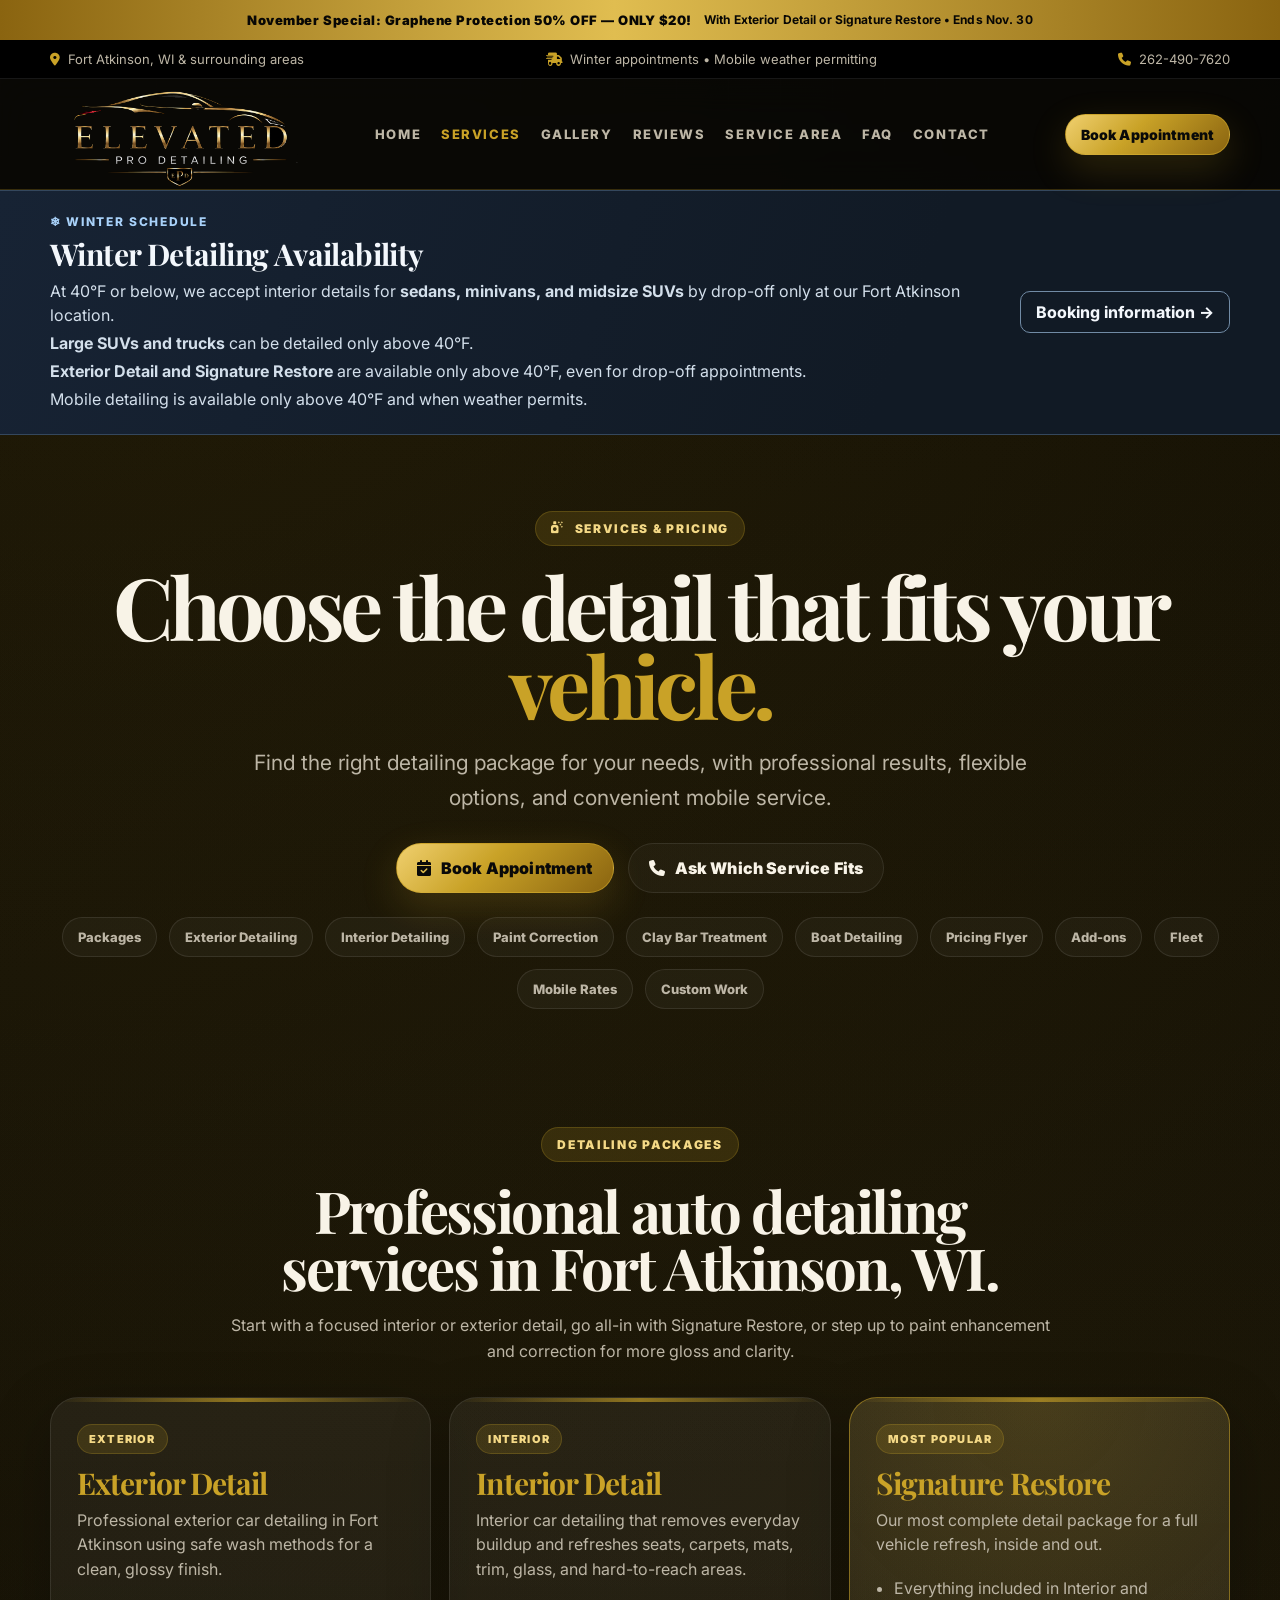
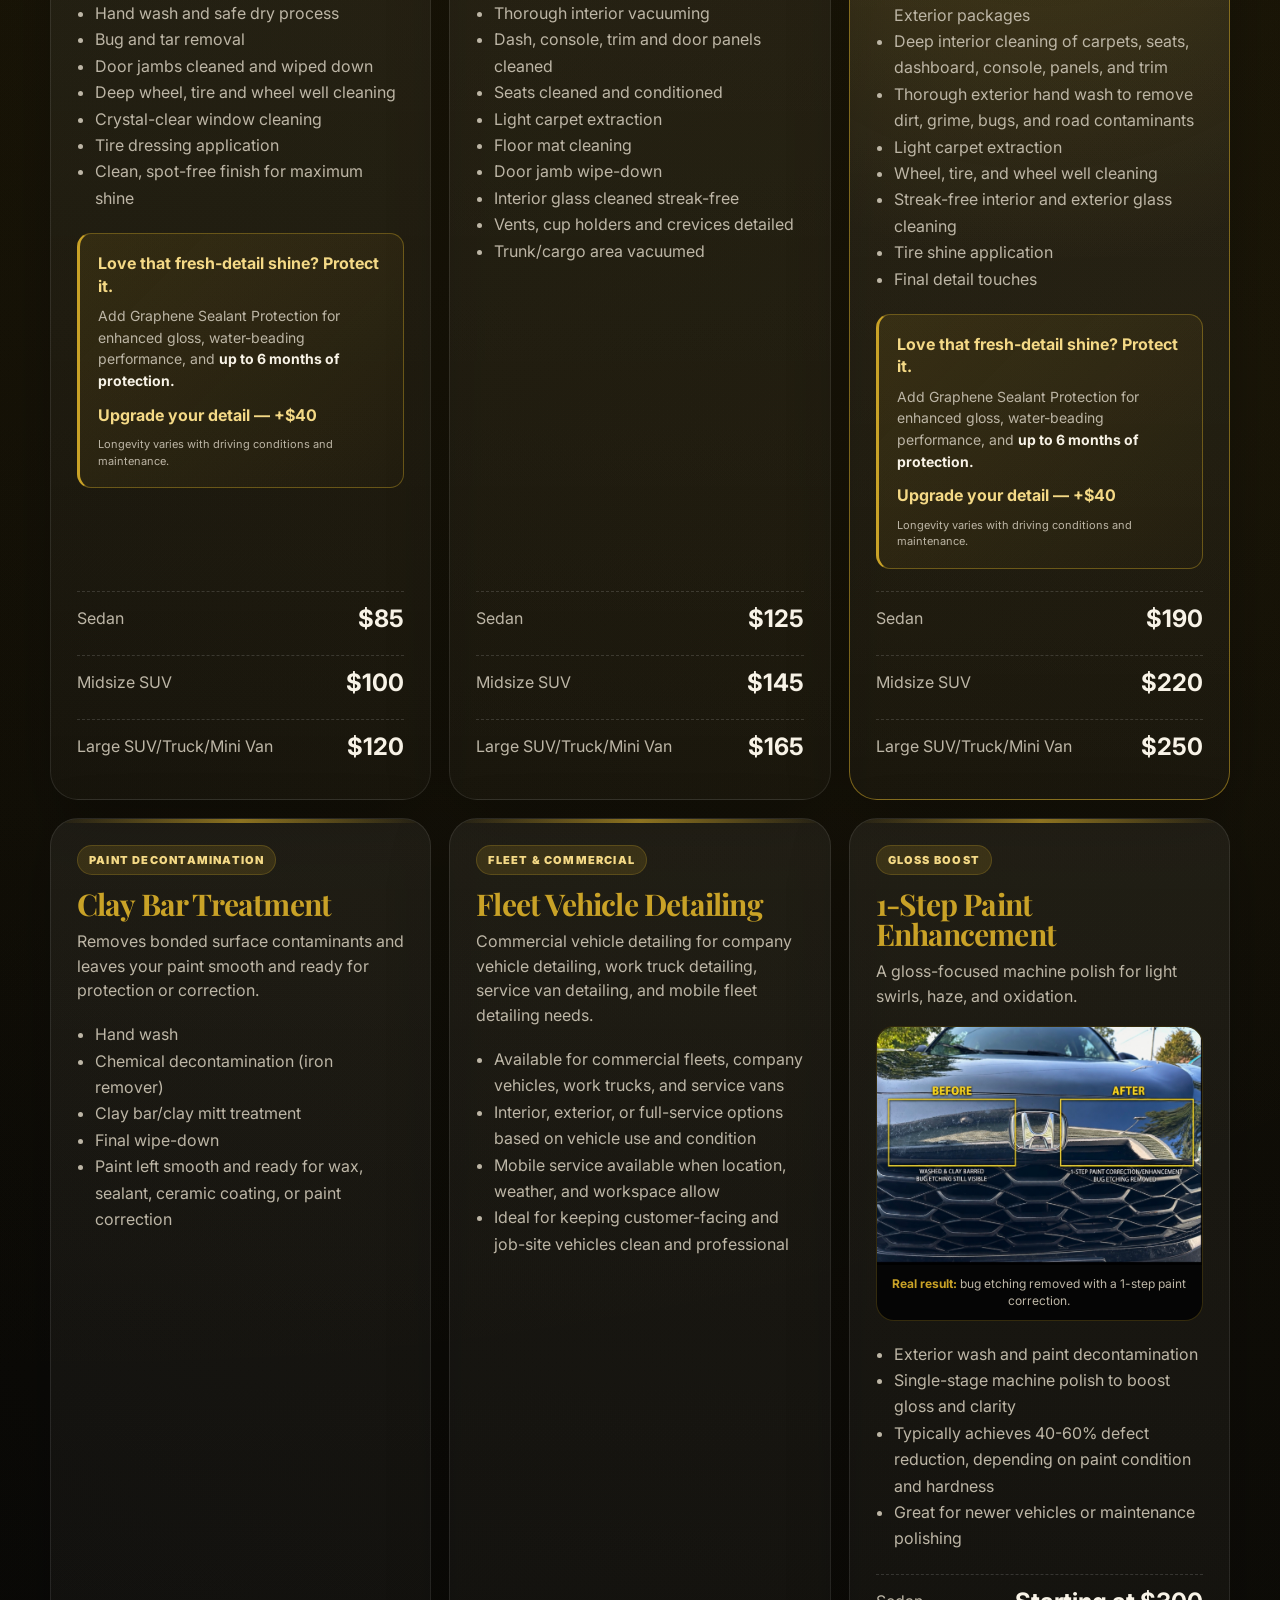
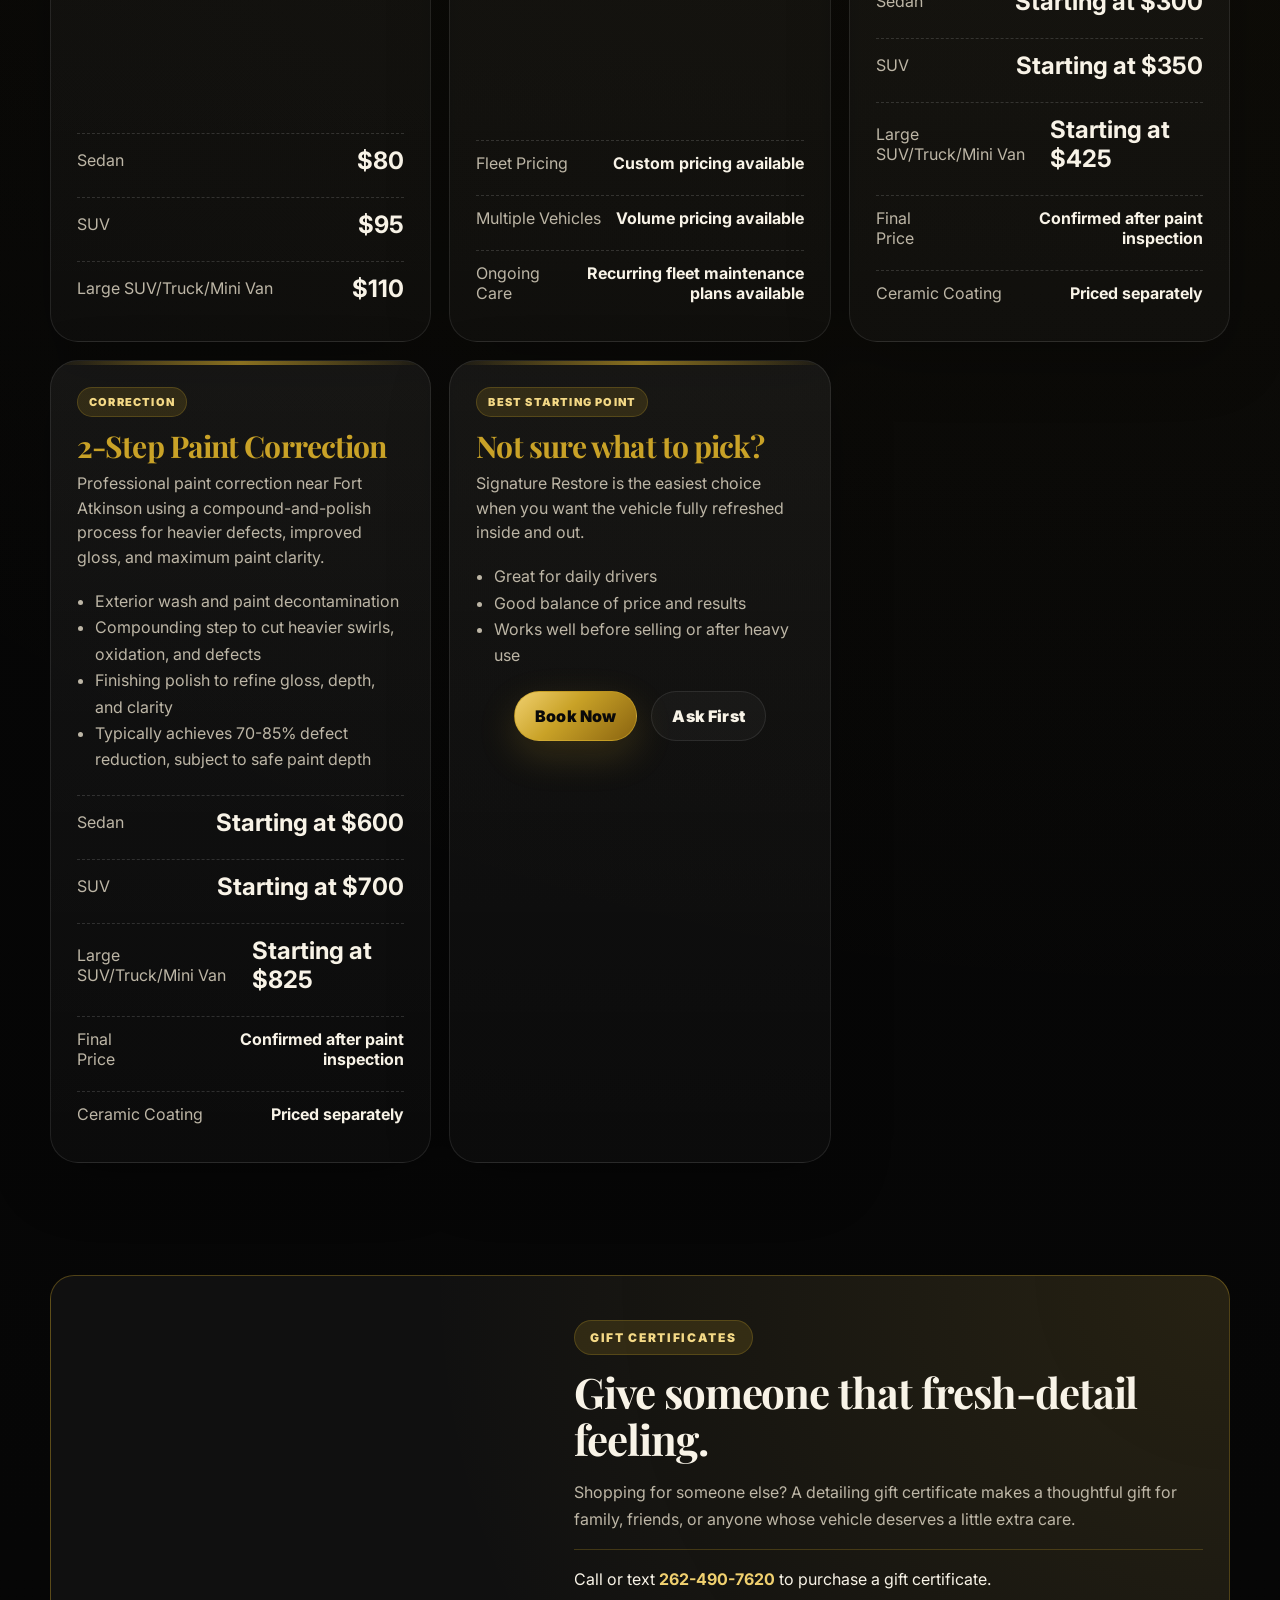
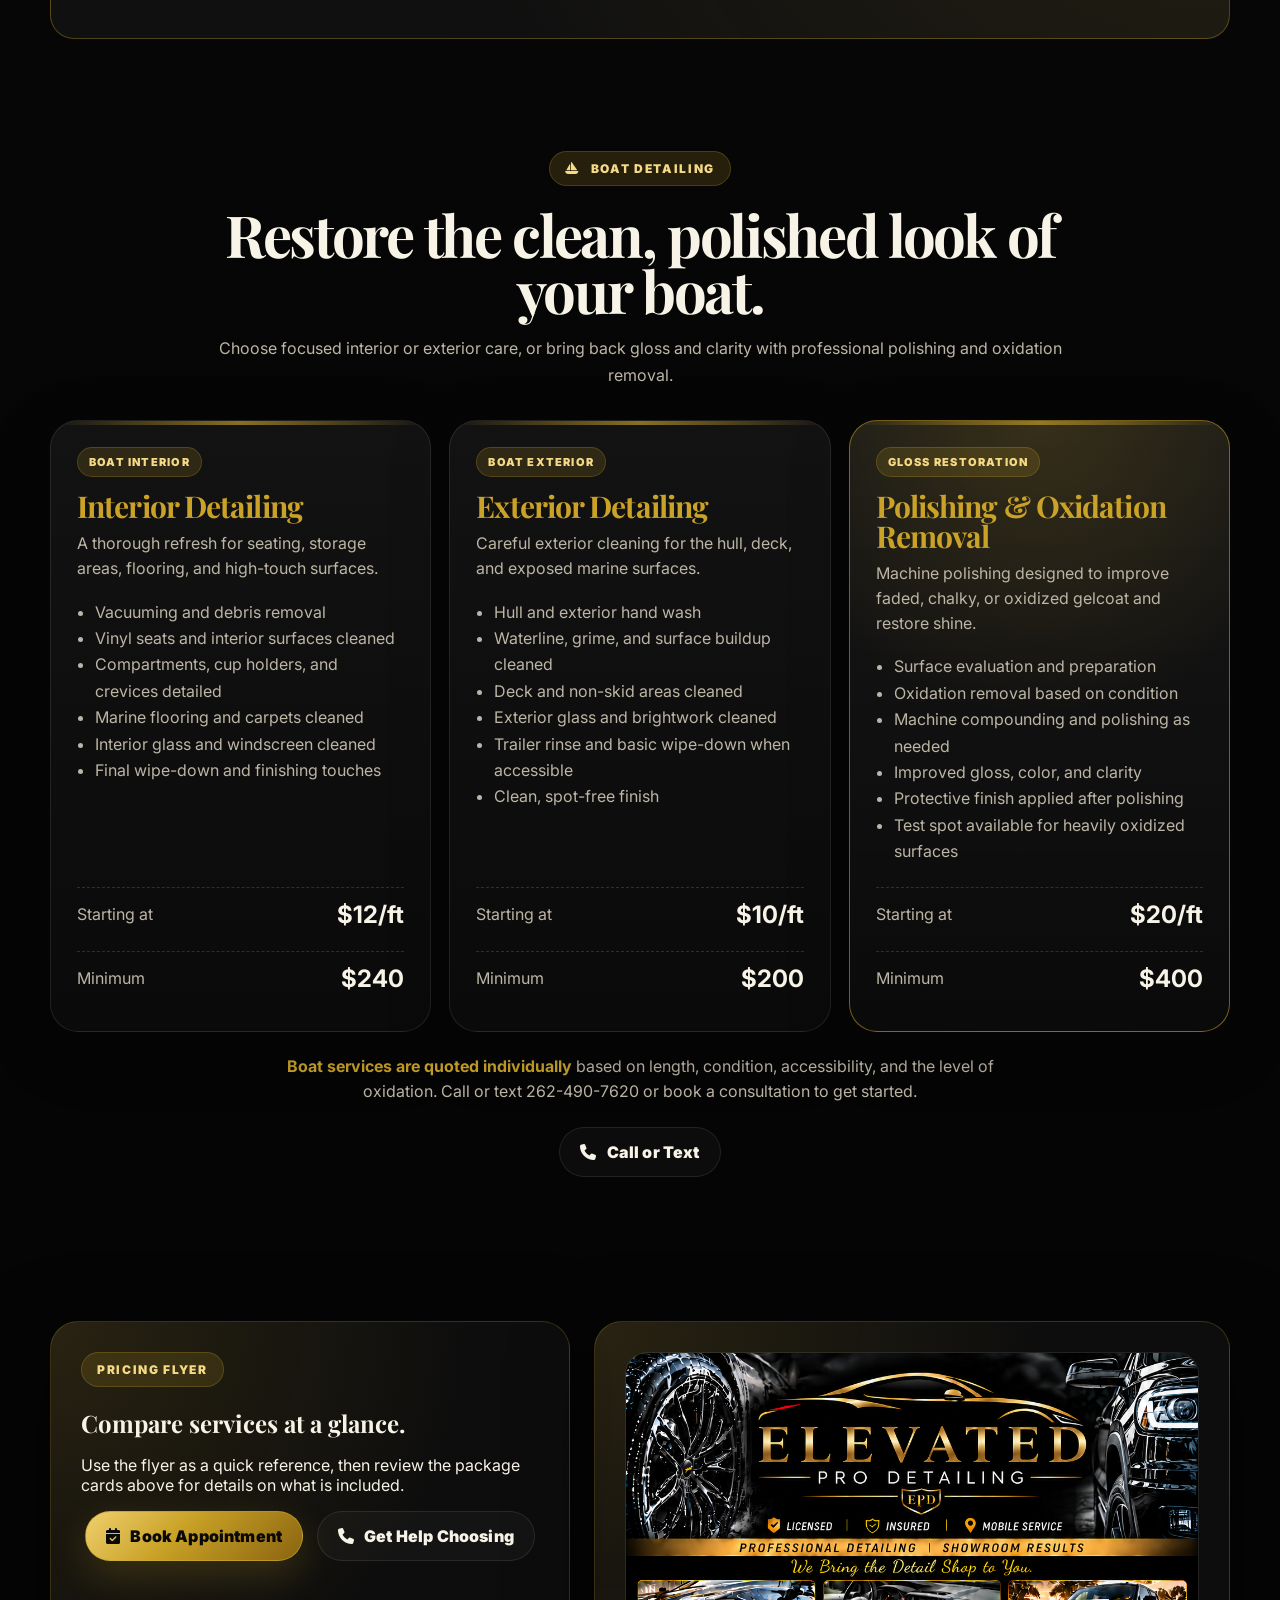
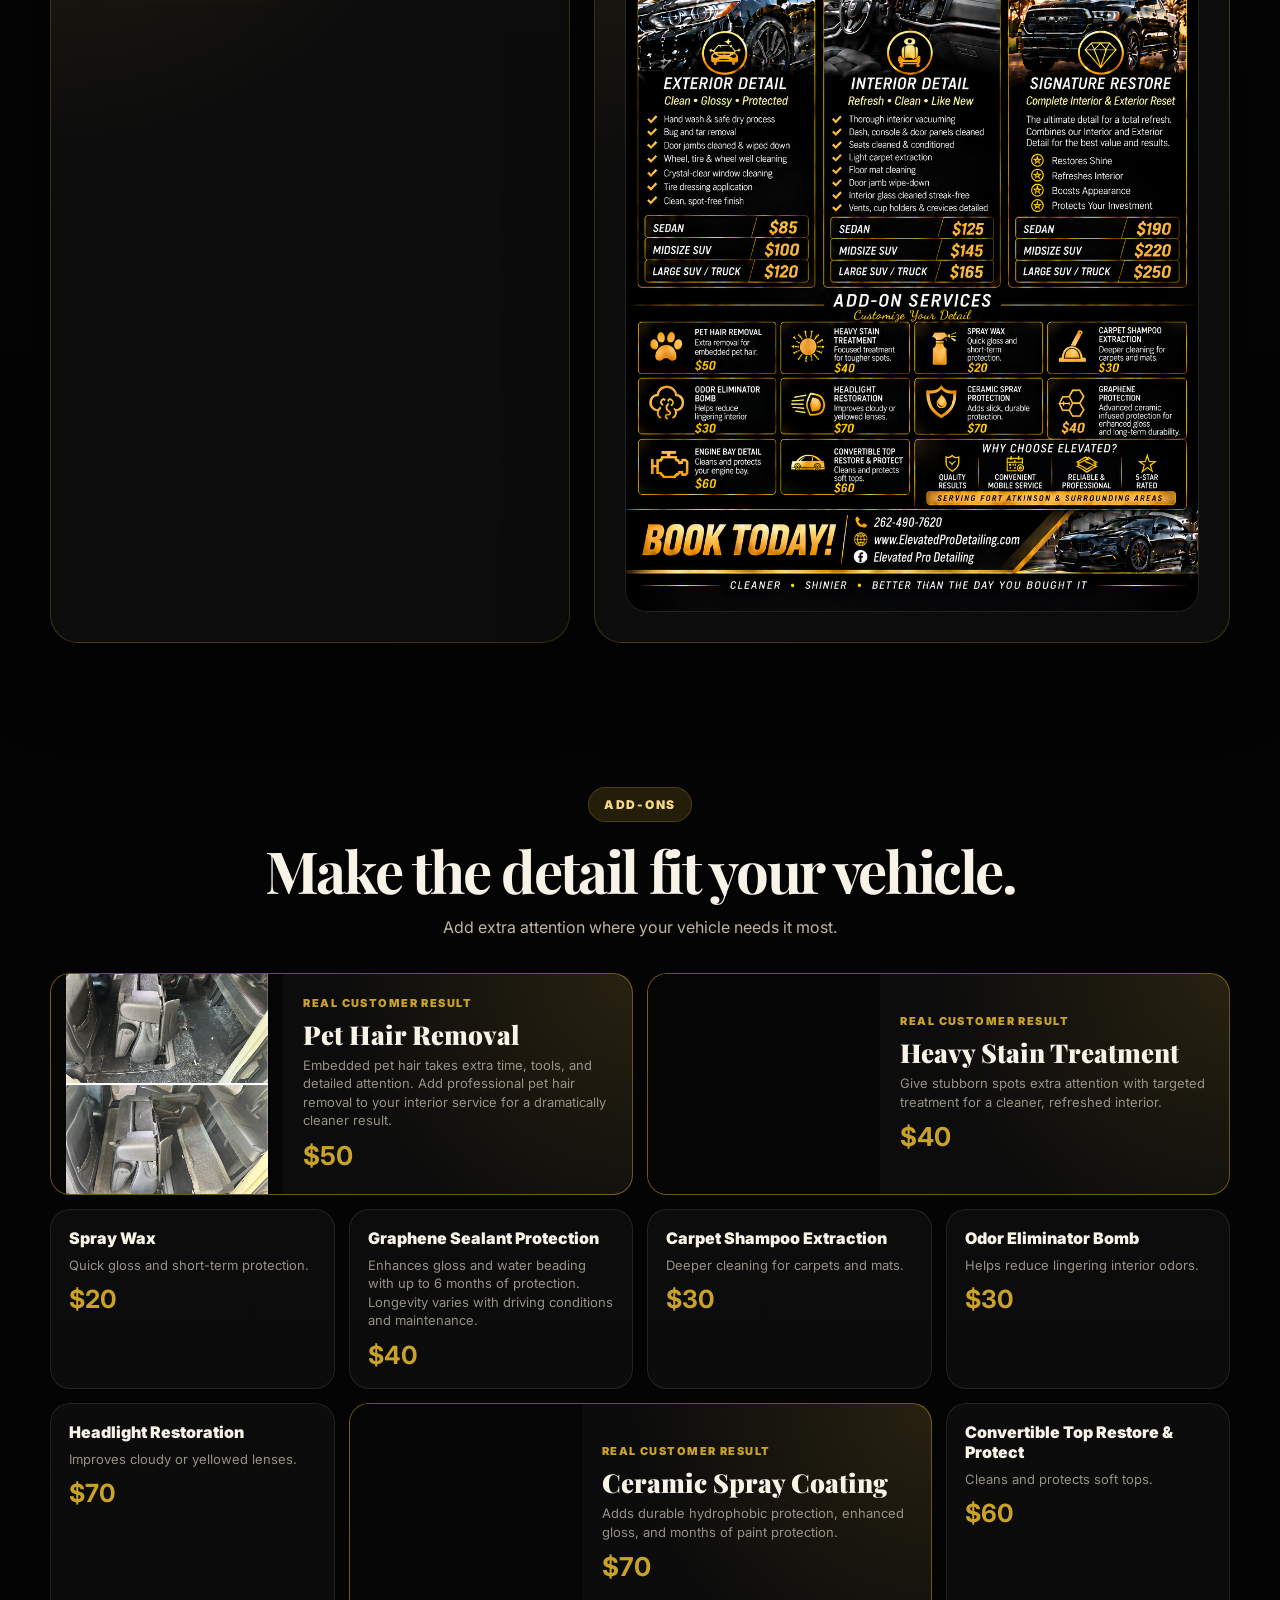
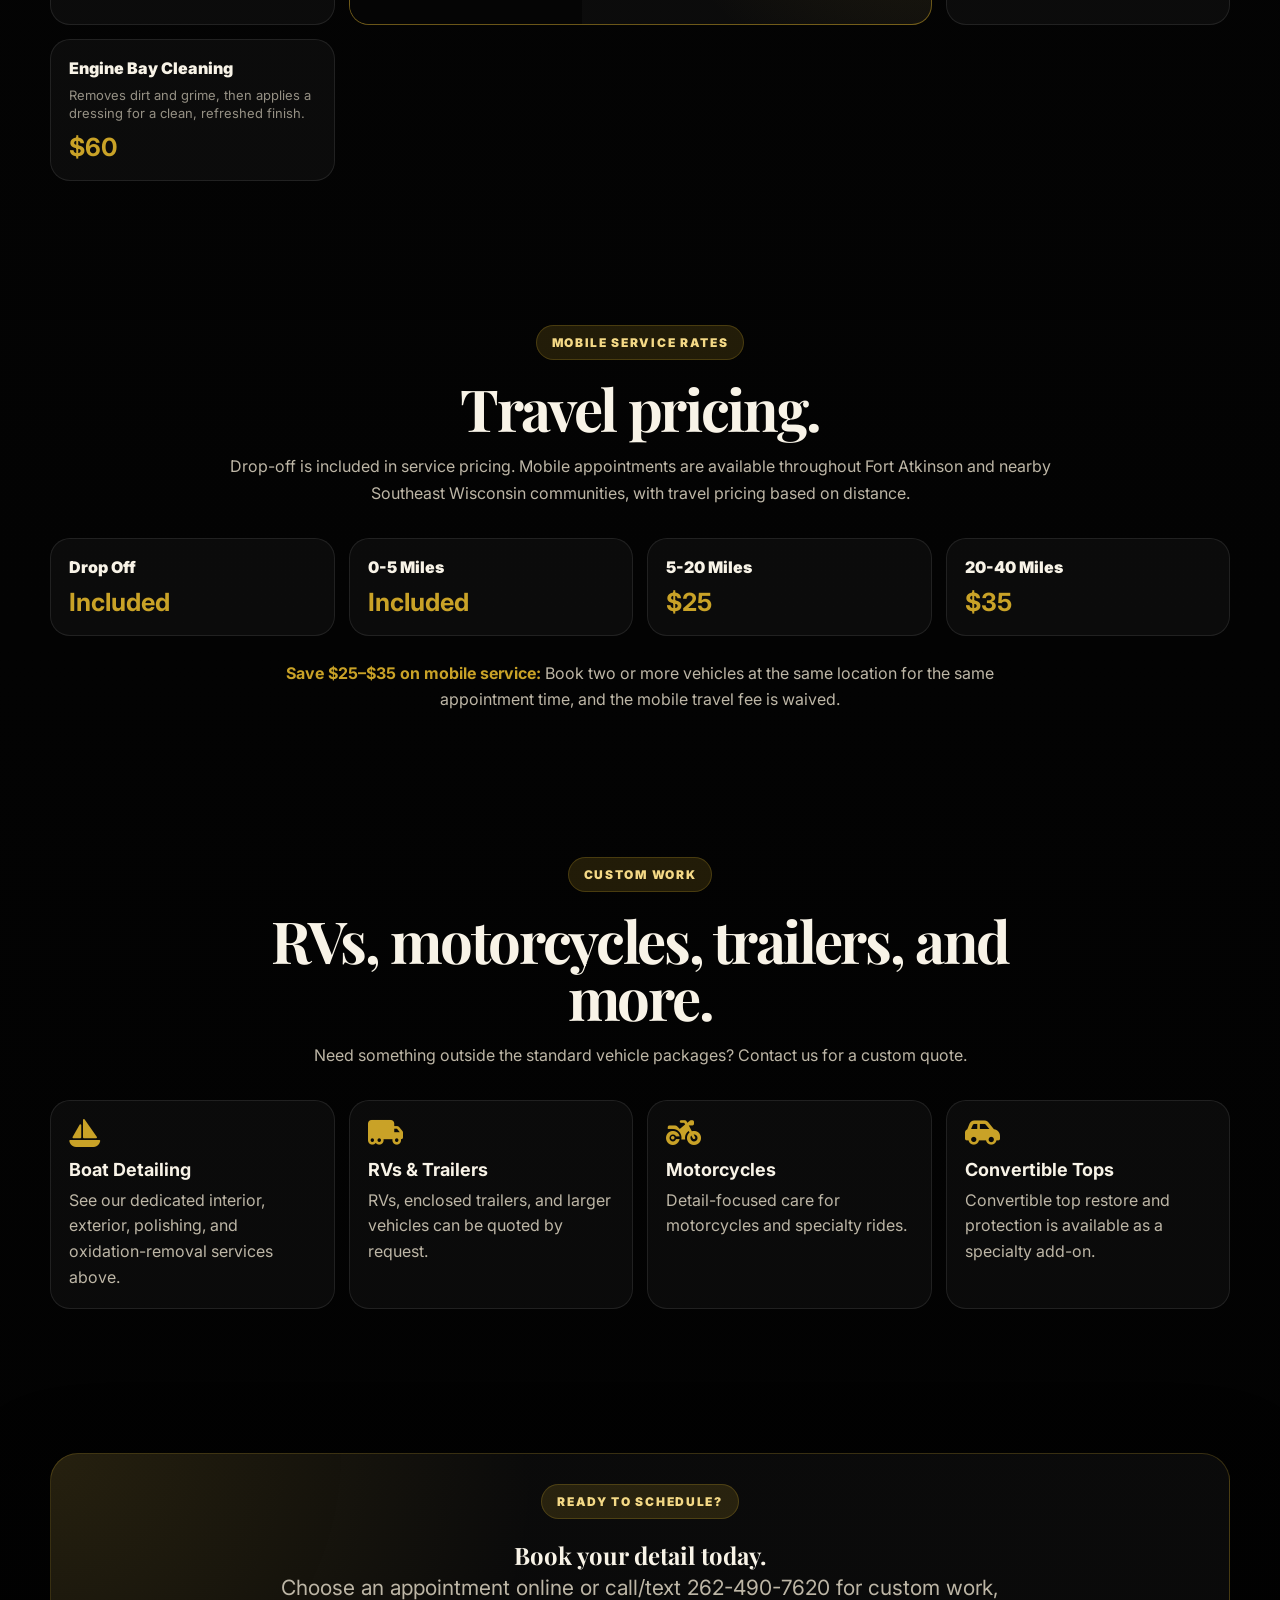
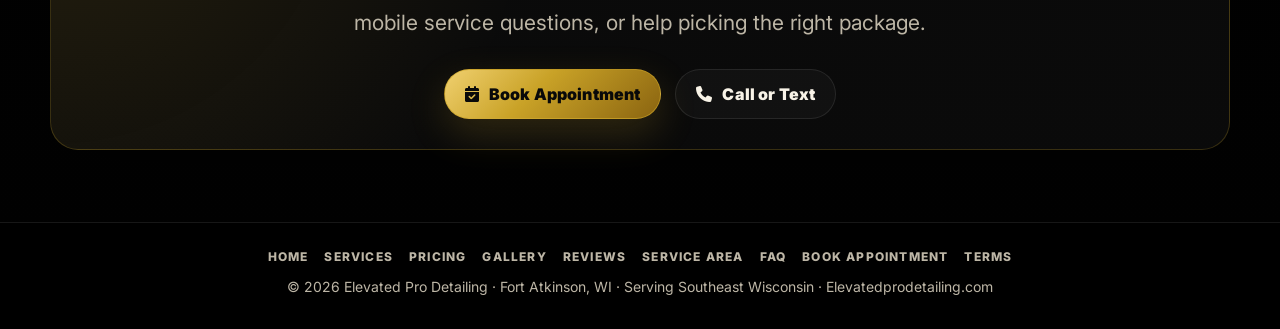
<file: services.html>
<!DOCTYPE html>
<html lang="en">
<head>
  <meta charset="UTF-8" />
  <meta name="viewport" content="width=device-width, initial-scale=1.0" />
  <title>Auto Detailing Services & Pricing | Fort Atkinson, WI</title>
  <meta name="description" content="Compare interior and exterior car detailing, paint correction, mobile detailing, fleet services, and pricing in Fort Atkinson, WI." />
  <link rel="canonical" href="https://elevatedprodetailing.com/services.html" />
  <link rel="icon" href="assets/images/branding/new elevated 2.png" />
  <link rel="preconnect" href="https://fonts.googleapis.com">
  <link rel="preconnect" href="https://fonts.gstatic.com" crossorigin>
  <link href="https://fonts.googleapis.com/css2?family=Inter:wght@400;500;600;700;800;900&family=Playfair+Display:wght@700;800&display=swap" rel="stylesheet">
  <link rel="stylesheet" href="https://cdnjs.cloudflare.com/ajax/libs/font-awesome/6.5.2/css/all.min.css">
  <link rel="stylesheet" href="special-banner.css?v=20261102-1">
  <style>
    :root{--bg:#050505;--card:#101010;--gold:#c9a227;--gold-dark:#8a6410;--gold-soft:rgba(201,162,39,.16);--text:#f8f3e7;--muted:#bdb6a6;--line:rgba(201,162,39,.24);--white-line:rgba(255,255,255,.09);--shadow:0 24px 80px rgba(0,0,0,.55);--radius:28px}
    *{box-sizing:border-box}html{scroll-behavior:smooth}body{margin:0;font-family:Inter,Arial,sans-serif;color:var(--text);background:radial-gradient(circle at 8% 0%,rgba(201,162,39,.16),transparent 30%),radial-gradient(circle at 92% 20%,rgba(201,162,39,.08),transparent 28%),linear-gradient(180deg,#000 0%,#070707 35%,#020202 100%);overflow-x:hidden}body::before{content:"";position:fixed;inset:0;pointer-events:none;background-image:linear-gradient(rgba(255,255,255,.025) 1px,transparent 1px),linear-gradient(90deg,rgba(255,255,255,.025) 1px,transparent 1px);background-size:52px 52px;mask-image:linear-gradient(to bottom,rgba(0,0,0,.7),transparent 70%);z-index:-1}a{color:inherit;text-decoration:none}img{max-width:100%;display:block}.wrap{width:min(1180px,calc(100% - 34px));margin:0 auto}.topbar{background:#000;border-bottom:1px solid var(--white-line);color:var(--muted);font-size:13px}.topbar .wrap{min-height:38px;display:flex;justify-content:space-between;align-items:center;gap:14px;flex-wrap:wrap}.topbar span{display:inline-flex;align-items:center;gap:8px}.topbar i{color:var(--gold)}header{position:sticky;top:0;z-index:50;background:rgba(5,5,5,.82);backdrop-filter:blur(18px);border-bottom:1px solid var(--line)}.nav{min-height:86px;display:flex;align-items:center;justify-content:space-between;gap:24px;position:relative}.brand img{width:250px;max-width:56vw}.nav-links{display:flex;align-items:center;gap:20px;font-size:13px;text-transform:uppercase;letter-spacing:.12em;color:var(--muted);font-weight:800}.nav-links a{transition:.2s ease}.nav-links a:hover,.nav-links a.active,.nav-links a[aria-current="page"]{color:var(--gold)}.btn{display:inline-flex;align-items:center;justify-content:center;gap:10px;border:1px solid rgba(201,162,39,.65);background:linear-gradient(135deg,#f0d06f 0%,var(--gold) 42%,var(--gold-dark) 100%);color:#090909;padding:14px 20px;border-radius:999px;font-weight:900;letter-spacing:.01em;box-shadow:0 14px 38px rgba(201,162,39,.2);transition:transform .2s ease,box-shadow .2s ease,border-color .2s ease;white-space:nowrap}.btn:hover{transform:translateY(-2px);box-shadow:0 18px 48px rgba(201,162,39,.28)}.btn.ghost{background:rgba(255,255,255,.03);color:var(--text);border-color:var(--white-line);box-shadow:none}.btn.ghost:hover{border-color:var(--gold)}.btn.small{padding:11px 15px;font-size:14px}.mobile-actions{display:none}.menu-toggle{display:none;align-items:center;justify-content:center;gap:8px;padding:9px 12px;border:1px solid var(--white-line);border-radius:999px;color:var(--text);background:rgba(255,255,255,.04);font-weight:900;letter-spacing:.03em;cursor:pointer}.menu-toggle:hover{border-color:var(--gold);color:var(--gold)}.menu-icon{font-size:18px;line-height:1}.desktop-book{display:inline-flex}.mobile-call{display:none}section{padding:72px 0}.hero{position:relative;padding:76px 0 46px;text-align:center}.pill,.kicker{display:inline-flex;align-items:center;gap:10px;padding:9px 15px;border-radius:999px;border:1px solid var(--line);color:#f4d986;background:var(--gold-soft);text-transform:uppercase;letter-spacing:.14em;font-size:12px;font-weight:900;margin-bottom:20px}h1,h2,h3{margin:0}h1,h2{font-family:"Playfair Display",Georgia,serif}h1{font-size:clamp(48px,7vw,86px);line-height:.92;letter-spacing:-.055em;margin-bottom:22px}.gold{color:var(--gold)}.lead{color:var(--muted);font-size:clamp(17px,2vw,21px);line-height:1.65;max-width:780px;margin:0 auto 28px}.hero-actions{display:flex;gap:14px;flex-wrap:wrap;justify-content:center}.panel,.card{border:1px solid var(--line);border-radius:var(--radius);background:radial-gradient(circle at top left,rgba(201,162,39,.14),transparent 40%),rgba(255,255,255,.035);padding:30px;box-shadow:var(--shadow)}.section-head{text-align:center;margin:0 auto 32px;max-width:850px}.section-head h2{font-size:clamp(34px,5vw,58px);line-height:.98;letter-spacing:-.04em}.section-head p{color:var(--muted);line-height:1.65}.footer-nav{display:flex;justify-content:center;gap:16px;flex-wrap:wrap;margin-bottom:14px;font-weight:800;text-transform:uppercase;letter-spacing:.1em;font-size:12px}footer{border-top:1px solid var(--white-line);padding:26px 0 34px;text-align:center;color:var(--muted);font-size:14px;background:#000}
    .quick-nav{display:flex;gap:12px;flex-wrap:wrap;justify-content:center;margin-top:24px}.quick-nav a{border:1px solid var(--white-line);border-radius:999px;background:rgba(255,255,255,.035);padding:11px 15px;color:var(--muted);font-weight:800;font-size:13px}.quick-nav a:hover{border-color:var(--gold);color:var(--gold)}.service-grid{display:grid;grid-template-columns:repeat(3,1fr);gap:18px}.service-card{min-height:100%;border:1px solid var(--white-line);border-radius:var(--radius);background:linear-gradient(180deg,rgba(255,255,255,.055),rgba(255,255,255,.025));padding:26px;box-shadow:0 18px 60px rgba(0,0,0,.28);position:relative;overflow:hidden;display:flex;flex-direction:column}.service-card::before{content:"";position:absolute;inset:0 0 auto;height:4px;background:linear-gradient(90deg,transparent,var(--gold),transparent);opacity:.65}.service-card.featured{border-color:rgba(201,162,39,.55);background:radial-gradient(circle at top,rgba(201,162,39,.18),transparent 46%),linear-gradient(180deg,rgba(255,255,255,.07),rgba(255,255,255,.025))}.badge{display:inline-flex;width:max-content;margin-bottom:14px;border:1px solid var(--line);background:var(--gold-soft);color:#f4d986;border-radius:999px;padding:7px 11px;text-transform:uppercase;letter-spacing:.11em;font-size:11px;font-weight:900}.service-card h3{font-family:"Playfair Display",Georgia,serif;color:var(--gold);font-size:30px;line-height:1;letter-spacing:-.03em;margin-bottom:10px}.service-card p{color:var(--muted);line-height:1.55;margin:0 0 18px}.service-card ul{padding-left:18px;margin:0 0 22px;color:var(--muted);line-height:1.65}.service-result{margin:0 0 20px;border:1px solid var(--line);border-radius:18px;overflow:hidden;background:#050505}.service-result img{width:100%;height:auto;aspect-ratio:1.37/1;object-fit:cover}.service-result figcaption{padding:10px 12px;color:var(--muted);font-size:12px;line-height:1.45;text-align:center}.service-result strong{color:var(--gold)}.price-list{display:grid;gap:10px;margin-top:auto}.price-row{display:flex;justify-content:space-between;gap:14px;align-items:center;padding:12px 0;border-top:1px dashed rgba(255,255,255,.14);color:var(--muted)}.price-row strong{font-size:24px;color:var(--text)}.price-row strong.price-note{font-size:16px;line-height:1.25;text-align:right}.boat-note{text-align:center;color:var(--muted);line-height:1.6;margin:22px auto 0;max-width:760px}.boat-note strong{color:var(--gold)}.addon-grid,.rate-grid,.custom-grid{display:grid;grid-template-columns:repeat(4,1fr);gap:14px}.addon,.rate-card,.custom-card{border:1px solid var(--white-line);border-radius:20px;padding:18px;background:rgba(255,255,255,.035)}.addon span,.rate-card span{color:var(--text);display:block;line-height:1.25;font-size:16px;font-weight:900}.addon p{margin:8px 0 0;color:rgba(189,182,166,.78);font-size:13px;line-height:1.42}.addon strong,.rate-card strong{display:block;margin-top:10px;color:var(--gold);font-size:25px}.custom-card i{color:var(--gold);font-size:28px;margin-bottom:12px}.custom-card h3{font-size:18px;margin-bottom:8px}.custom-card p{margin:0;color:var(--muted);line-height:1.6}.split{display:grid;grid-template-columns:.9fr 1.1fr;gap:24px;align-items:stretch}.flyer-img{border-radius:22px;border:1px solid var(--white-line);width:100%}.cta-box{text-align:center}
    @media(max-width:980px){.service-grid{grid-template-columns:1fr 1fr}.addon-grid,.rate-grid,.custom-grid{grid-template-columns:1fr 1fr}.split{grid-template-columns:1fr}}
    @media(max-width:760px){.topbar .wrap{justify-content:center;text-align:center;padding:6px 0;gap:6px;font-size:12px}.topbar span:nth-child(2){display:none}.nav{min-height:auto;display:grid;grid-template-columns:auto 1fr;align-items:center;gap:10px;padding:8px 0}.brand img{width:142px;max-width:48vw}.mobile-actions{display:flex;align-items:center;justify-content:flex-end;gap:8px}.menu-toggle{display:inline-flex;font-size:13px}.desktop-book{display:none}.mobile-call{display:inline-flex;width:auto;padding:9px 13px;font-size:13px;box-shadow:none}.nav-links{display:none;position:absolute;left:0;right:0;top:calc(100% + 8px);z-index:80;width:100%;padding:14px;border:1px solid var(--line);border-radius:18px;background:rgba(5,5,5,.97);box-shadow:0 18px 50px rgba(0,0,0,.7);backdrop-filter:blur(18px);grid-template-columns:1fr;gap:0;text-align:center}.nav-links.open{display:grid}.nav-links a{display:block;padding:13px 10px;border-bottom:1px solid var(--white-line);font-size:12px;letter-spacing:.12em}.nav-links a:last-child{border-bottom:0}.hero{padding-top:44px}section{padding:52px 0}.btn{width:100%}.mobile-call{width:auto}.hero-actions{width:100%}.service-grid,.addon-grid,.rate-grid,.custom-grid{grid-template-columns:1fr}.panel,.card{padding:22px;border-radius:22px}}
    .addon-result{grid-column:span 2;display:grid;grid-template-columns:minmax(0,.8fr) minmax(0,1.2fr);gap:0;padding:0;overflow:hidden;border-color:rgba(201,162,39,.5);background:radial-gradient(circle at top right,rgba(201,162,39,.14),transparent 48%),rgba(255,255,255,.035)}.addon-result img{width:100%;height:220px;min-height:0;object-fit:contain;align-self:center;background:#050505}.addon-result-copy{padding:20px;display:flex;flex-direction:column;justify-content:center}.addon-result .result-label{color:var(--gold);font-size:11px;text-transform:uppercase;letter-spacing:.13em;margin-bottom:10px}.addon-result .result-title{font-family:"Playfair Display",Georgia,serif;color:var(--text);font-size:26px;line-height:1.05}.addon-result .result-price{font-size:26px}@media(max-width:980px){.addon-result{grid-column:span 1;grid-template-columns:1fr}.addon-result img{height:200px}.addon-result-copy{padding:18px}.addon-result .result-title{font-size:25px}}
    .protection-upgrade{margin:0 0 22px;padding:18px;border:1px solid rgba(201,162,39,.4);border-left:3px solid var(--gold);border-radius:14px;background:linear-gradient(135deg,rgba(201,162,39,.12),rgba(201,162,39,.025))}.protection-upgrade>strong{display:block;color:#f4d986;font-size:16px;line-height:1.4;margin-bottom:8px}.service-card .protection-upgrade p{font-size:14px;line-height:1.55;margin:0 0 12px}.protection-upgrade b{color:var(--text)}.protection-upgrade a{display:inline-block;color:#f4d986;font-size:14px;font-weight:800;line-height:1.5;text-decoration:underline;text-underline-offset:4px}.protection-upgrade a:hover{color:var(--text)}.protection-upgrade a:focus-visible{outline:2px solid var(--gold);outline-offset:4px}.protection-upgrade small{display:block;margin-top:10px;color:var(--muted);font-size:11px;line-height:1.5}
  </style>
<link rel="stylesheet" href="gift-certificates.css?v=20261102-1">
  <link rel="stylesheet" href="winter-notice.css">
</head>
<body>
<div class="special-bar" aria-label="November special"><a href="index.html#november-special"><span>November Special: Graphene Protection 50% OFF — ONLY $20!</span><small>With Exterior Detail or Signature Restore • Ends Nov. 30</small></a></div>

  <div class="topbar">
    <div class="wrap">
      <span><i class="fa-solid fa-location-dot"></i> Fort Atkinson, WI & surrounding areas</span>
      <span><i class="fa-solid fa-truck-fast"></i> Winter appointments &bull; Mobile weather permitting</span>
      <span><i class="fa-solid fa-phone"></i> 262-490-7620</span>
    </div>
  </div>

  <header>
    <div class="wrap nav">
      <a class="brand" href="index.html" aria-label="Elevated Pro Detailing Home"><img src="assets/images/branding/elevated-logo-slick-transparent-v2.png" alt="Elevated Pro Detailing logo" /></a>
      <div class="mobile-actions">
        <button class="menu-toggle" type="button" aria-label="Open menu" aria-expanded="false" aria-controls="mainNav"><span class="menu-icon">&#9776;</span> Menu</button>
        <a class="btn small mobile-call" href="tel:2624907620">Call</a>
      </div>
      <nav class="nav-links" id="mainNav" aria-label="Main navigation">
        <a href="index.html">Home</a>
        <a class="active" href="services.html" aria-current="page">Services</a>
        <a href="gallery.html">Gallery</a>
        <a href="reviews.html">Reviews</a>
        <a href="service-area.html">Service Area</a>
        <a href="faq.html">FAQ</a>
        <a href="contact.html">Contact</a>
        <a class="mobile-nav-book" href="Appointment.html"><i class="fa-solid fa-calendar-check" aria-hidden="true"></i> Book Appointment</a>
      </nav>
      <a class="btn small desktop-book" href="Appointment.html">Book Appointment</a>
    </div>
  </header>

  <main id="top">
    <aside class="winter-notice" aria-labelledby="winter-heading">
      <div class="wrap winter-layout">
        <div>
          <p class="winter-label"><span aria-hidden="true">&#10052;</span> Winter schedule</p>
          <h2 id="winter-heading">Winter Detailing Availability</h2>
          <p>At 40&deg;F or below, we accept interior details for <strong>sedans, minivans, and midsize SUVs</strong> by drop-off only at our Fort Atkinson location.</p>
          <p><strong>Large SUVs and trucks</strong> can be detailed only above 40&deg;F.</p>
          <p><strong>Exterior Detail and Signature Restore</strong> are available only above 40&deg;F, even for drop-off appointments.</p>
          <p>Mobile detailing is available only above 40&deg;F and when weather permits.</p>
        </div>
        <a class="winter-link" href="Appointment.html">Booking information <span aria-hidden="true">&rarr;</span></a>
      </div>
    </aside>
    <section class="hero">
      <div class="wrap">
        <div class="pill"><i class="fa-solid fa-spray-can-sparkles"></i> Services & Pricing</div>
        <h1>Choose the detail that fits your <span class="gold">vehicle.</span></h1>
        <p class="lead">Find the right detailing package for your needs, with professional results, flexible options, and convenient mobile service.</p>
        <div class="hero-actions">
          <a class="btn" href="Appointment.html"><i class="fa-solid fa-calendar-check"></i> Book Appointment</a>
          <a class="btn ghost" href="tel:2624907620"><i class="fa-solid fa-phone"></i> Ask Which Service Fits</a>
        </div>
        <div class="quick-nav" aria-label="Services page shortcuts">
          <a href="#packages">Packages</a>
          <a href="#exterior-detailing">Exterior Detailing</a>
          <a href="#interior-detailing">Interior Detailing</a>
          <a href="#paint-correction">Paint Correction</a>
          <a href="#clay-bar-treatment">Clay Bar Treatment</a>
          <a href="#boat-detailing">Boat Detailing</a>
          <a href="#pricing">Pricing Flyer</a>
          <a href="#addons">Add-ons</a>
          <a href="#fleet-detailing">Fleet</a>
          <a href="#mobile-rates">Mobile Rates</a>
          <a href="#custom-work">Custom Work</a>
        </div>
      </div>
    </section>

    <section id="packages">
      <div class="wrap">
        <div class="section-head">
          <div class="kicker">Detailing Packages</div>
          <h2>Professional auto detailing services in Fort Atkinson, WI.</h2>
          <p>Start with a focused interior or exterior detail, go all-in with Signature Restore, or step up to paint enhancement and correction for more gloss and clarity.</p>
        </div>

        <div class="service-grid">
          <article class="service-card" id="exterior-detailing">
            <span class="badge">Exterior</span>
            <h3>Exterior Detail</h3>
            <p>Professional exterior car detailing in Fort Atkinson using safe wash methods for a clean, glossy finish.</p>
            <ul>
              <li>Hand wash and safe dry process</li>
              <li>Bug and tar removal</li>
              <li>Door jambs cleaned and wiped down</li>
              <li>Deep wheel, tire and wheel well cleaning</li>
              <li>Crystal-clear window cleaning</li>
              <li>Tire dressing application</li>
              <li>Clean, spot-free finish for maximum shine</li>
            </ul>
            <aside class="protection-upgrade" aria-label="Optional graphene sealant upgrade">
              <strong>Love that fresh-detail shine? Protect it.</strong>
              <p>Add Graphene Sealant Protection for enhanced gloss, water-beading performance, and <b>up to 6 months of protection.</b></p>
              <strong class="upgrade-price">Upgrade your detail &mdash; +$40</strong>
              <small>Longevity varies with driving conditions and maintenance.</small>
            </aside>
            <div class="price-list">
              <div class="price-row"><span>Sedan</span><strong>$85</strong></div>
              <div class="price-row"><span>Midsize SUV</span><strong>$100</strong></div>
              <div class="price-row"><span>Large SUV/Truck/Mini Van</span><strong>$120</strong></div>
            </div>
          </article>

          <article class="service-card" id="interior-detailing">
            <span class="badge">Interior</span>
            <h3>Interior Detail</h3>
            <p>Interior car detailing that removes everyday buildup and refreshes seats, carpets, mats, trim, glass, and hard-to-reach areas.</p>
            <ul>
              <li>Thorough interior vacuuming</li>
              <li>Dash, console, trim and door panels cleaned</li>
              <li>Seats cleaned and conditioned</li>
              <li>Light carpet extraction</li>
              <li>Floor mat cleaning</li>
              <li>Door jamb wipe-down</li>
              <li>Interior glass cleaned streak-free</li>
              <li>Vents, cup holders and crevices detailed</li>
              <li>Trunk/cargo area vacuumed</li>
            </ul>
            <div class="price-list">
              <div class="price-row"><span>Sedan</span><strong>$125</strong></div>
              <div class="price-row"><span>Midsize SUV</span><strong>$145</strong></div>
              <div class="price-row"><span>Large SUV/Truck/Mini Van</span><strong>$165</strong></div>
            </div>
          </article>

          <article class="service-card featured">
            <span class="badge">Most Popular</span>
            <h3>Signature Restore</h3>
            <p>Our most complete detail package for a full vehicle refresh, inside and out.</p>
            <ul>
              <li>Everything included in Interior and Exterior packages</li>
              <li>Deep interior cleaning of carpets, seats, dashboard, console, panels, and trim</li>
              <li>Thorough exterior hand wash to remove dirt, grime, bugs, and road contaminants</li>
              <li>Light carpet extraction</li>
              <li>Wheel, tire, and wheel well cleaning</li>
              <li>Streak-free interior and exterior glass cleaning</li>
              <li>Tire shine application</li>
              <li>Final detail touches</li>
            </ul>
            <aside class="protection-upgrade" aria-label="Optional graphene sealant upgrade">
              <strong>Love that fresh-detail shine? Protect it.</strong>
              <p>Add Graphene Sealant Protection for enhanced gloss, water-beading performance, and <b>up to 6 months of protection.</b></p>
              <strong class="upgrade-price">Upgrade your detail &mdash; +$40</strong>
              <small>Longevity varies with driving conditions and maintenance.</small>
            </aside>
            <div class="price-list">
              <div class="price-row"><span>Sedan</span><strong>$190</strong></div>
              <div class="price-row"><span>Midsize SUV</span><strong>$220</strong></div>
              <div class="price-row"><span>Large SUV/Truck/Mini Van</span><strong>$250</strong></div>
            </div>
          </article>

          <article class="service-card" id="clay-bar-treatment">
            <span class="badge">Paint Decontamination</span>
            <h3>Clay Bar Treatment</h3>
            <p>Removes bonded surface contaminants and leaves your paint smooth and ready for protection or correction.</p>
            <ul>
              <li>Hand wash</li>
              <li>Chemical decontamination (iron remover)</li>
              <li>Clay bar/clay mitt treatment</li>
              <li>Final wipe-down</li>
              <li>Paint left smooth and ready for wax, sealant, ceramic coating, or paint correction</li>
            </ul>
            <div class="price-list">
              <div class="price-row"><span>Sedan</span><strong>$80</strong></div>
              <div class="price-row"><span>SUV</span><strong>$95</strong></div>
              <div class="price-row"><span>Large SUV/Truck/Mini Van</span><strong>$110</strong></div>
            </div>
          </article>

          <article class="service-card" id="fleet-detailing">
            <span class="badge">Fleet & Commercial</span>
            <h3>Fleet Vehicle Detailing</h3>
            <p>Commercial vehicle detailing for company vehicle detailing, work truck detailing, service van detailing, and mobile fleet detailing needs.</p>
            <ul>
              <li>Available for commercial fleets, company vehicles, work trucks, and service vans</li>
              <li>Interior, exterior, or full-service options based on vehicle use and condition</li>
              <li>Mobile service available when location, weather, and workspace allow</li>
              <li>Ideal for keeping customer-facing and job-site vehicles clean and professional</li>
            </ul>
            <div class="price-list">
              <div class="price-row"><span>Fleet Pricing</span><strong class="price-note">Custom pricing available</strong></div>
              <div class="price-row"><span>Multiple Vehicles</span><strong class="price-note">Volume pricing available</strong></div>
              <div class="price-row"><span>Ongoing Care</span><strong class="price-note">Recurring fleet maintenance plans available</strong></div>
            </div>
          </article>

          <article class="service-card">
            <span class="badge">Gloss Boost</span>
            <h3>1-Step Paint Enhancement</h3>
            <p>A gloss-focused machine polish for light swirls, haze, and oxidation.</p>
            <figure class="service-result">
              <img src="assets/images/services/1-step-paint-correction-before-after.jpg" alt="Before and after comparison of bug etching removed from a Honda hood with a one-step paint correction" loading="lazy" decoding="async" />
              <figcaption><strong>Real result:</strong> bug etching removed with a 1-step paint correction.</figcaption>
            </figure>
            <ul>
              <li>Exterior wash and paint decontamination</li>
              <li>Single-stage machine polish to boost gloss and clarity</li>
              <li>Typically achieves 40-60% defect reduction, depending on paint condition and hardness</li>
              <li>Great for newer vehicles or maintenance polishing</li>
            </ul>
            <div class="price-list">
              <div class="price-row"><span>Sedan</span><strong>Starting at $300</strong></div>
              <div class="price-row"><span>SUV</span><strong>Starting at $350</strong></div>
              <div class="price-row"><span>Large SUV/Truck/Mini Van</span><strong>Starting at $425</strong></div>
              <div class="price-row"><span>Final Price</span><strong class="price-note">Confirmed after paint inspection</strong></div>
              <div class="price-row"><span>Ceramic Coating</span><strong class="price-note">Priced separately</strong></div>
            </div>
          </article>

          <article class="service-card" id="paint-correction">
            <span class="badge">Correction</span>
            <h3>2-Step Paint Correction</h3>
            <p>Professional paint correction near Fort Atkinson using a compound-and-polish process for heavier defects, improved gloss, and maximum paint clarity.</p>
            <ul>
              <li>Exterior wash and paint decontamination</li>
              <li>Compounding step to cut heavier swirls, oxidation, and defects</li>
              <li>Finishing polish to refine gloss, depth, and clarity</li>
              <li>Typically achieves 70-85% defect reduction, subject to safe paint depth</li>
            </ul>
            <div class="price-list">
              <div class="price-row"><span>Sedan</span><strong>Starting at $600</strong></div>
              <div class="price-row"><span>SUV</span><strong>Starting at $700</strong></div>
              <div class="price-row"><span>Large SUV/Truck/Mini Van</span><strong>Starting at $825</strong></div>
              <div class="price-row"><span>Final Price</span><strong class="price-note">Confirmed after paint inspection</strong></div>
              <div class="price-row"><span>Ceramic Coating</span><strong class="price-note">Priced separately</strong></div>
            </div>
          </article>

          <article class="service-card">
            <span class="badge">Best Starting Point</span>
            <h3>Not sure what to pick?</h3>
            <p>Signature Restore is the easiest choice when you want the vehicle fully refreshed inside and out.</p>
            <ul>
              <li>Great for daily drivers</li>
              <li>Good balance of price and results</li>
              <li>Works well before selling or after heavy use</li>
            </ul>
            <div class="hero-actions">
              <a class="btn" href="Appointment.html">Book Now</a>
              <a class="btn ghost" href="tel:2624907620">Ask First</a>
            </div>
          </article>
        </div>
      </div>
    </section>

<section class="gift-section" id="gift-certificates" aria-labelledby="gift-title">
  <div class="wrap gift-card">
    <img class="gift-image" src="assets/images/promotions/gift-certificate-black-gold.png" alt="Black and gold Elevated Pro Detailing gift certificate with a gold ribbon and the words The Gift of a Fresh Detail" width="1536" height="1024" loading="lazy" decoding="async">
    <div class="gift-copy">
      <div class="kicker">Gift Certificates</div>
      <h2 id="gift-title">Give someone that fresh-detail feeling.</h2>
      <p>Shopping for someone else? A detailing gift certificate makes a thoughtful gift for family, friends, or anyone whose vehicle deserves a little extra care.</p>
      <p class="gift-contact">Call or text <strong>262-490-7620</strong> to purchase a gift certificate.</p>
    </div>
  </div>
</section>
    <section id="boat-detailing">
      <div class="wrap">
        <div class="section-head">
          <div class="kicker"><i class="fa-solid fa-sailboat"></i> Boat Detailing</div>
          <h2>Restore the clean, polished look of your boat.</h2>
          <p>Choose focused interior or exterior care, or bring back gloss and clarity with professional polishing and oxidation removal.</p>
        </div>
        <div class="service-grid">
          <article class="service-card">
            <span class="badge">Boat Interior</span>
            <h3>Interior Detailing</h3>
            <p>A thorough refresh for seating, storage areas, flooring, and high-touch surfaces.</p>
            <ul>
              <li>Vacuuming and debris removal</li>
              <li>Vinyl seats and interior surfaces cleaned</li>
              <li>Compartments, cup holders, and crevices detailed</li>
              <li>Marine flooring and carpets cleaned</li>
              <li>Interior glass and windscreen cleaned</li>
              <li>Final wipe-down and finishing touches</li>
            </ul>
            <div class="price-list">
              <div class="price-row"><span>Starting at</span><strong>$12/ft</strong></div>
              <div class="price-row"><span>Minimum</span><strong>$240</strong></div>
            </div>
          </article>

          <article class="service-card">
            <span class="badge">Boat Exterior</span>
            <h3>Exterior Detailing</h3>
            <p>Careful exterior cleaning for the hull, deck, and exposed marine surfaces.</p>
            <ul>
              <li>Hull and exterior hand wash</li>
              <li>Waterline, grime, and surface buildup cleaned</li>
              <li>Deck and non-skid areas cleaned</li>
              <li>Exterior glass and brightwork cleaned</li>
              <li>Trailer rinse and basic wipe-down when accessible</li>
              <li>Clean, spot-free finish</li>
            </ul>
            <div class="price-list">
              <div class="price-row"><span>Starting at</span><strong>$10/ft</strong></div>
              <div class="price-row"><span>Minimum</span><strong>$200</strong></div>
            </div>
          </article>

          <article class="service-card featured">
            <span class="badge">Gloss Restoration</span>
            <h3>Polishing &amp; Oxidation Removal</h3>
            <p>Machine polishing designed to improve faded, chalky, or oxidized gelcoat and restore shine.</p>
            <ul>
              <li>Surface evaluation and preparation</li>
              <li>Oxidation removal based on condition</li>
              <li>Machine compounding and polishing as needed</li>
              <li>Improved gloss, color, and clarity</li>
              <li>Protective finish applied after polishing</li>
              <li>Test spot available for heavily oxidized surfaces</li>
            </ul>
            <div class="price-list">
              <div class="price-row"><span>Starting at</span><strong>$20/ft</strong></div>
              <div class="price-row"><span>Minimum</span><strong>$400</strong></div>
            </div>
          </article>
        </div>
        <p class="boat-note"><strong>Boat services are quoted individually</strong> based on length, condition, accessibility, and the level of oxidation. Call or text <a href="tel:2624907620">262-490-7620</a> or book a consultation to get started.</p>
        <div class="hero-actions" style="margin-top:22px">
          <a class="btn ghost" href="tel:2624907620"><i class="fa-solid fa-phone"></i> Call or Text</a>
        </div>
      </div>
    </section>

    <section id="pricing">
      <div class="wrap split">
        <div class="panel">
          <div class="kicker">Pricing Flyer</div>
          <h2>Compare services at a glance.</h2>
          <p>Use the flyer as a quick reference, then review the package cards above for details on what is included.</p>
          <div class="hero-actions">
            <a class="btn" href="Appointment.html"><i class="fa-solid fa-calendar-check"></i> Book Appointment</a>
            <a class="btn ghost" href="tel:2624907620"><i class="fa-solid fa-phone"></i> Get Help Choosing</a>
          </div>
        </div>
        <div class="panel">
          <img class="flyer-img" src="assets/images/pricing/elevated-pro-pricing-2026-11-01.png?v=20261101" alt="Elevated Pro Detailing pricing flyer with current service packages and add-on prices" />
        </div>
      </div>
    </section>

    <section id="addons">
      <div class="wrap">
        <div class="section-head">
          <div class="kicker">Add-ons</div>
          <h2>Make the detail fit your vehicle.</h2>
          <p>Add extra attention where your vehicle needs it most.</p>
        </div>
        <div class="addon-grid">
          <article class="addon addon-result">
            <img src="assets/images/services/pet-hair-removal-before-after.jpg" alt="Minivan backseat area with embedded pet hair before and after professional removal" loading="lazy" decoding="async" />
            <div class="addon-result-copy">
              <span class="result-label">Real Customer Result</span>
              <span class="result-title">Pet Hair Removal</span>
              <p>Embedded pet hair takes extra time, tools, and detailed attention. Add professional pet hair removal to your interior service for a dramatically cleaner result.</p>
              <strong class="result-price">$50</strong>
            </div>
          </article>
          <article class="addon addon-result">
            <img src="assets/images/services/heavy-stain-treatment-before-after.jpg" alt="Vehicle carpet before and after heavy stain treatment, showing stained carpet on the left and cleaned carpet on the right" width="1000" height="1000" loading="lazy" decoding="async" />
            <div class="addon-result-copy">
              <span class="result-label">Real Customer Result</span>
              <span class="result-title">Heavy Stain Treatment</span>
              <p>Give stubborn spots extra attention with targeted treatment for a cleaner, refreshed interior.</p>
              <strong class="result-price">$40</strong>
            </div>
          </article>
          <div class="addon"><span>Spray Wax</span><p>Quick gloss and short-term protection.</p><strong>$20</strong></div>
          <div class="addon" id="graphene-sealant"><span>Graphene Sealant Protection</span><p>Enhances gloss and water beading with up to 6 months of protection. Longevity varies with driving conditions and maintenance.</p><strong>$40</strong></div>
          <div class="addon"><span>Carpet Shampoo Extraction</span><p>Deeper cleaning for carpets and mats.</p><strong>$30</strong></div>
          <div class="addon"><span>Odor Eliminator Bomb</span><p>Helps reduce lingering interior odors.</p><strong>$30</strong></div>
          <div class="addon"><span>Headlight Restoration</span><p>Improves cloudy or yellowed lenses.</p><strong>$70</strong></div>
          <article class="addon addon-result" id="ceramic-coating">
            <img src="assets/images/services/ceramic-coating-exterior.jpg" alt="Glossy red vehicle exterior after ceramic coating" loading="lazy" decoding="async" />
            <div class="addon-result-copy">
              <span class="result-label">Real Customer Result</span>
              <span class="result-title">Ceramic Spray Coating</span>
              <p>Adds durable hydrophobic protection, enhanced gloss, and months of paint protection.</p>
              <strong class="result-price">$70</strong>
            </div>
          </article>
          <div class="addon"><span>Convertible Top Restore & Protect</span><p>Cleans and protects soft tops.</p><strong>$60</strong></div>
          <div class="addon"><span>Engine Bay Cleaning</span><p>Removes dirt and grime, then applies a dressing for a clean, refreshed finish.</p><strong>$60</strong></div>
        </div>
      </div>
    </section>

    <section id="mobile-rates">
      <div class="wrap">
        <div class="section-head">
          <div class="kicker">Mobile Service Rates</div>
          <h2>Travel pricing.</h2>
          <p>Drop-off is included in service pricing. Mobile appointments are available throughout Fort Atkinson and nearby Southeast Wisconsin communities, with travel pricing based on distance.</p>
        </div>
        <div class="rate-grid">
          <div class="rate-card"><span>Drop Off</span><strong>Included</strong></div>
          <div class="rate-card"><span>0-5 Miles</span><strong>Included</strong></div>
          <div class="rate-card"><span>5-20 Miles</span><strong>$25</strong></div>
          <div class="rate-card"><span>20-40 Miles</span><strong>$35</strong></div>
        </div>
        <p style="margin:24px auto 0;max-width:760px;text-align:center;color:var(--muted);line-height:1.65;"><strong style="color:var(--gold);">Save $25–$35 on mobile service:</strong> Book two or more vehicles at the same location for the same appointment time, and the mobile travel fee is waived.</p>
      </div>
    </section>

    <section id="custom-work">
      <div class="wrap">
        <div class="section-head">
          <div class="kicker">Custom Work</div>
          <h2>RVs, motorcycles, trailers, and more.</h2>
          <p>Need something outside the standard vehicle packages? Contact us for a custom quote.</p>
        </div>
        <div class="custom-grid">
          <article class="custom-card"><i class="fa-solid fa-sailboat"></i><h3>Boat Detailing</h3><p>See our dedicated interior, exterior, polishing, and oxidation-removal services above.</p></article>
          <article class="custom-card"><i class="fa-solid fa-truck-moving"></i><h3>RVs & Trailers</h3><p>RVs, enclosed trailers, and larger vehicles can be quoted by request.</p></article>
          <article class="custom-card"><i class="fa-solid fa-motorcycle"></i><h3>Motorcycles</h3><p>Detail-focused care for motorcycles and specialty rides.</p></article>
          <article class="custom-card"><i class="fa-solid fa-car-side"></i><h3>Convertible Tops</h3><p>Convertible top restore and protection is available as a specialty add-on.</p></article>
        </div>
      </div>
    </section>

    <section>
      <div class="wrap">
        <div class="panel cta-box">
          <div class="kicker">Ready to Schedule?</div>
          <h2>Book your detail today.</h2>
          <p class="lead">Choose an appointment online or call/text 262-490-7620 for custom work, mobile service questions, or help picking the right package.</p>
          <div class="hero-actions">
            <a class="btn" href="Appointment.html"><i class="fa-solid fa-calendar-check"></i> Book Appointment</a>
            <a class="btn ghost" href="tel:2624907620"><i class="fa-solid fa-phone"></i> Call or Text</a>
          </div>
        </div>
      </div>
    </section>
  </main>

  <footer>
    <div class="wrap">
      <div class="footer-nav">
        <a href="index.html">Home</a>
        <a href="services.html">Services</a>
        <a href="services.html#pricing">Pricing</a>
        <a href="gallery.html">Gallery</a>
        <a href="reviews.html">Reviews</a>
        <a href="service-area.html">Service Area</a>
        <a href="faq.html">FAQ</a>
        <a href="Appointment.html">Book Appointment</a>
        <a href="terms.html">Terms</a>
      </div>
      <div>&copy; <span id="year"></span> Elevated Pro Detailing &middot; Fort Atkinson, WI &middot; Serving Southeast Wisconsin &middot; Elevatedprodetailing.com</div>
    </div>
  </footer>

  <script>
    document.getElementById("year").textContent = new Date().getFullYear();
    const menuToggle = document.querySelector('.menu-toggle');
    const mainNav = document.getElementById('mainNav');
    if(menuToggle && mainNav){
      menuToggle.addEventListener('click', () => {
        const isOpen = mainNav.classList.toggle('open');
        menuToggle.setAttribute('aria-expanded', isOpen ? 'true' : 'false');
        menuToggle.setAttribute('aria-label', isOpen ? 'Close menu' : 'Open menu');
      });
      mainNav.querySelectorAll('a').forEach(link => {
        link.addEventListener('click', () => {
          mainNav.classList.remove('open');
          menuToggle.setAttribute('aria-expanded','false');
          menuToggle.setAttribute('aria-label','Open menu');
        });
      });
      document.addEventListener('click', event => {
        if(!mainNav.contains(event.target) && !menuToggle.contains(event.target)){
          mainNav.classList.remove('open');
          menuToggle.setAttribute('aria-expanded','false');
          menuToggle.setAttribute('aria-label','Open menu');
        }
      });
    }
  </script>
</body>
</html>
</file>
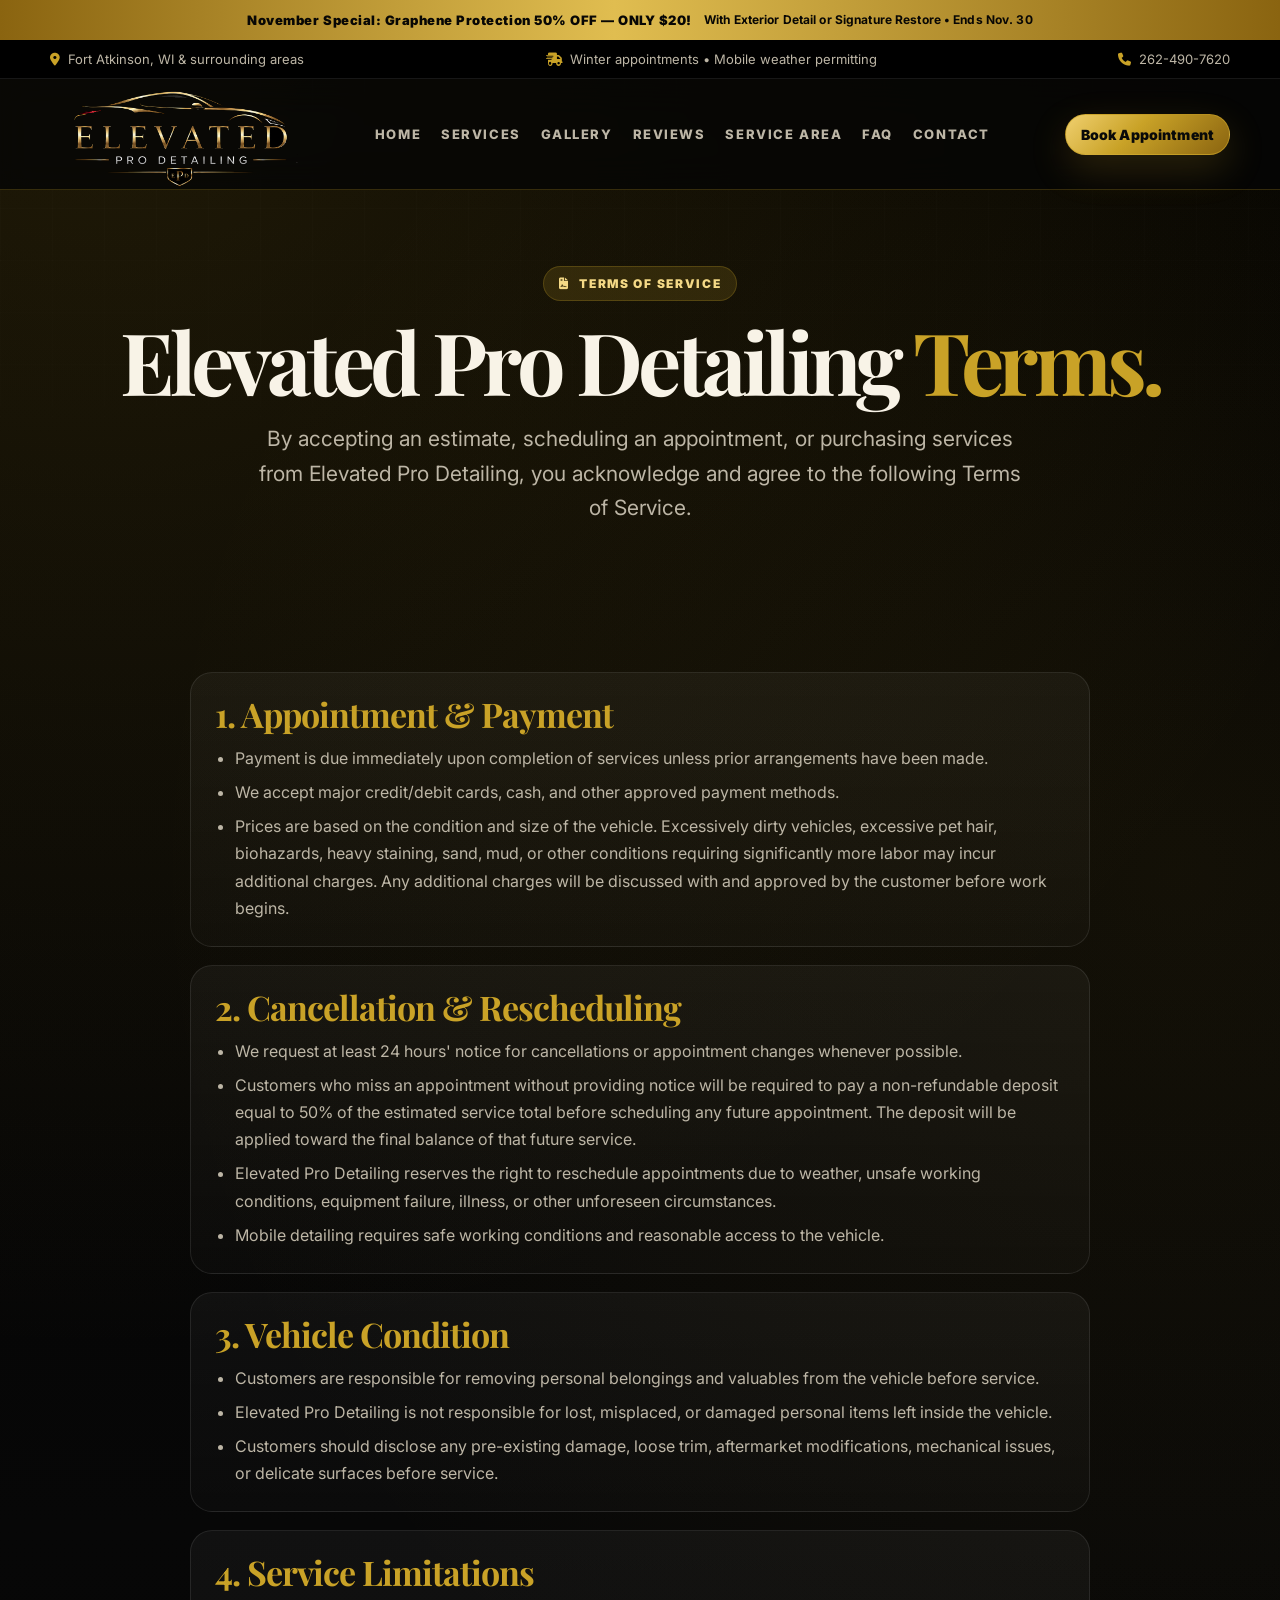
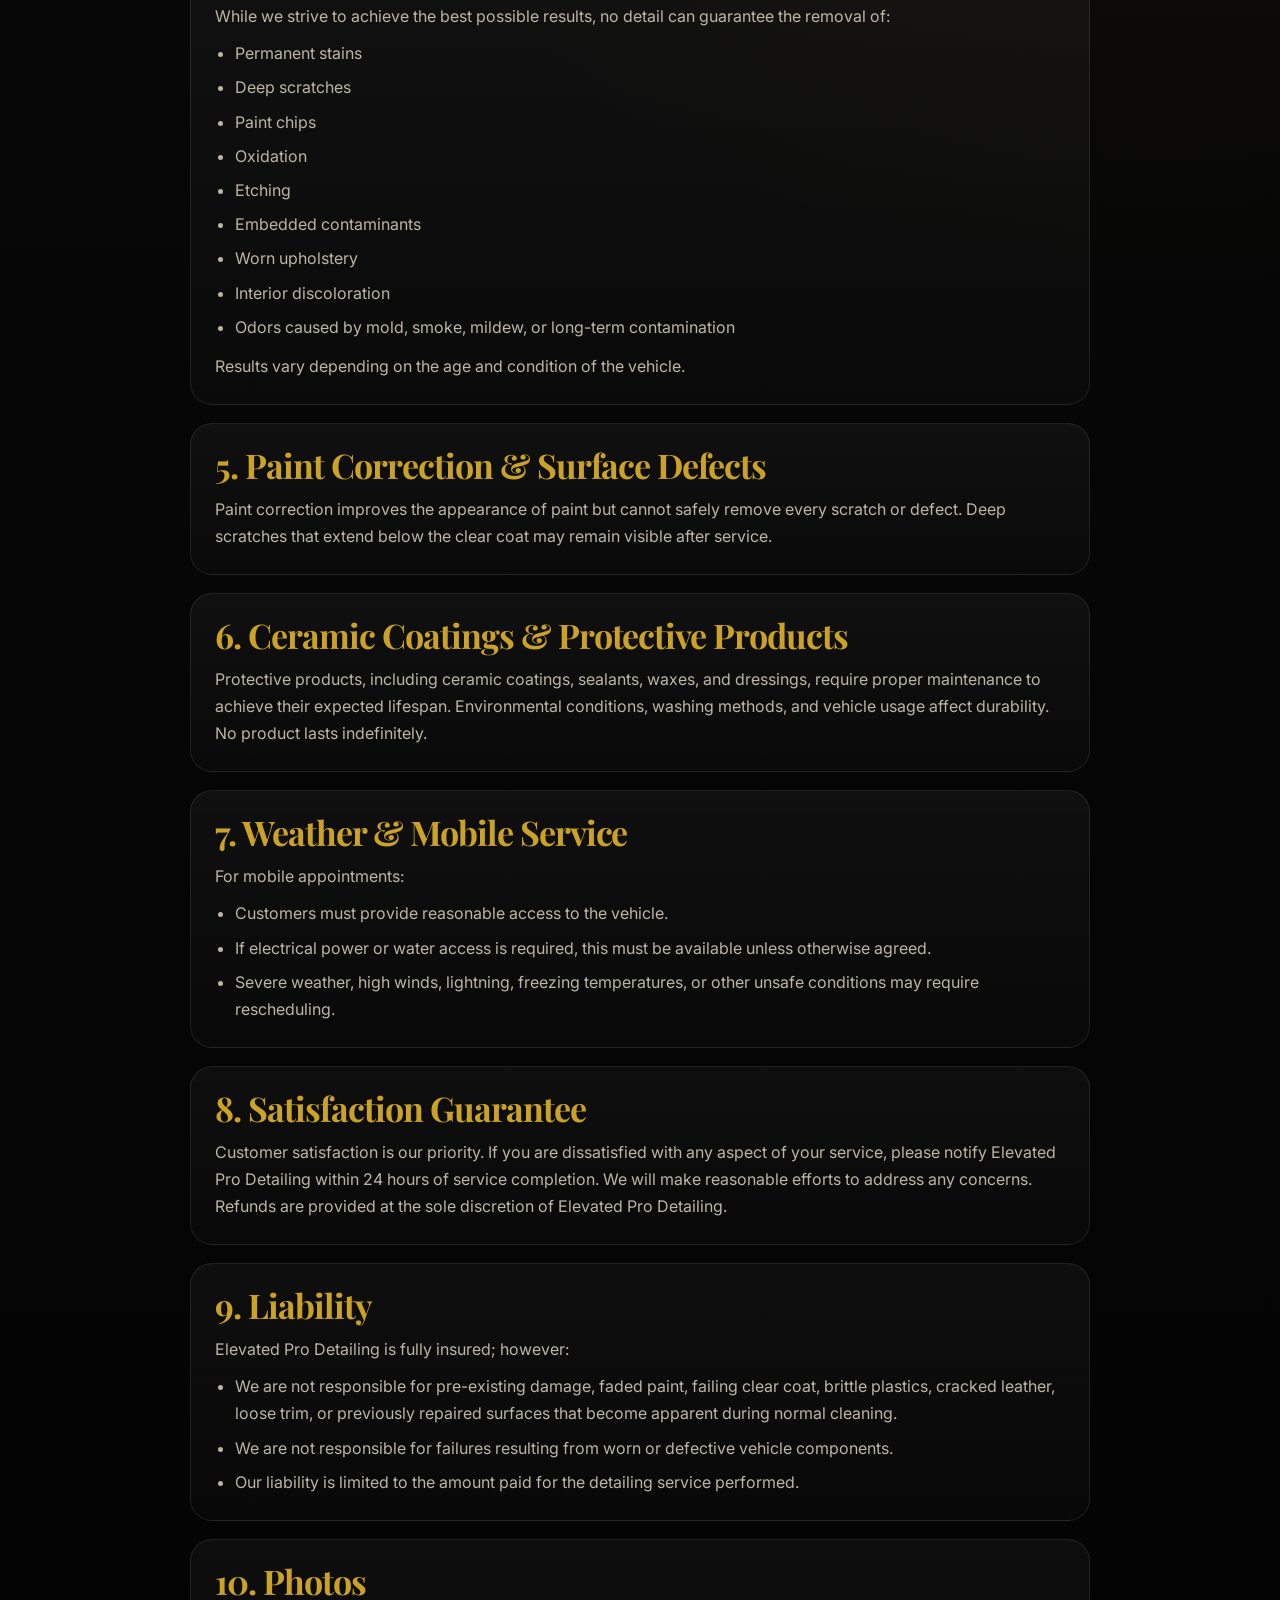
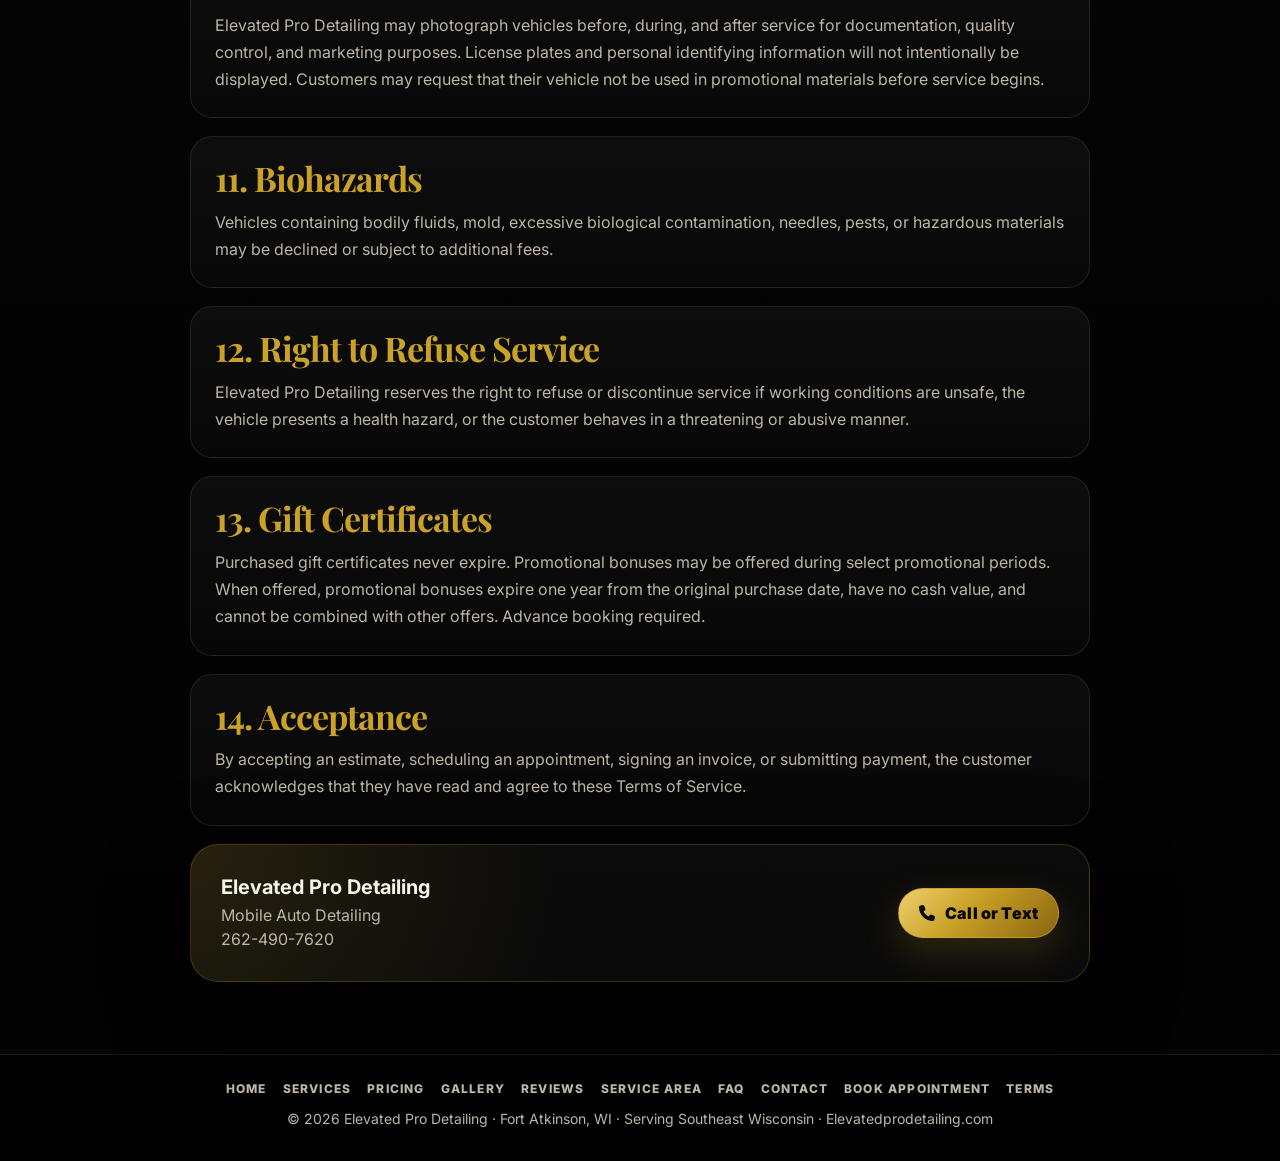
<file: terms.html>
<!DOCTYPE html>
<html lang="en">
<head>
  <meta charset="UTF-8" />
  <meta name="viewport" content="width=device-width, initial-scale=1.0" />
  <title>Terms of Service | Elevated Pro Detailing</title>
  <meta name="description" content="Read Elevated Pro Detailing policies for appointments, payments, cancellations, vehicle condition, mobile service, satisfaction, liability, and photos." />
  <link rel="canonical" href="https://elevatedprodetailing.com/terms.html" />
  <link rel="icon" href="assets/images/branding/new elevated 2.png" />
  <link rel="preconnect" href="https://fonts.googleapis.com">
  <link rel="preconnect" href="https://fonts.gstatic.com" crossorigin>
  <link href="https://fonts.googleapis.com/css2?family=Inter:wght@400;500;600;700;800;900&family=Playfair+Display:wght@700;800&display=swap" rel="stylesheet">
  <link rel="stylesheet" href="https://cdnjs.cloudflare.com/ajax/libs/font-awesome/6.5.2/css/all.min.css">
  <link rel="stylesheet" href="special-banner.css?v=20261102-1">
  <style>
    :root{--bg:#050505;--card:#101010;--gold:#c9a227;--gold-dark:#8a6410;--gold-soft:rgba(201,162,39,.16);--text:#f8f3e7;--muted:#bdb6a6;--line:rgba(201,162,39,.24);--white-line:rgba(255,255,255,.09);--shadow:0 24px 80px rgba(0,0,0,.55);--radius:28px}
    *{box-sizing:border-box}html{scroll-behavior:smooth}body{margin:0;font-family:Inter,Arial,sans-serif;color:var(--text);background:radial-gradient(circle at 8% 0%,rgba(201,162,39,.16),transparent 30%),radial-gradient(circle at 92% 20%,rgba(201,162,39,.08),transparent 28%),linear-gradient(180deg,#000 0%,#070707 35%,#020202 100%);overflow-x:hidden}body::before{content:"";position:fixed;inset:0;pointer-events:none;background-image:linear-gradient(rgba(255,255,255,.025) 1px,transparent 1px),linear-gradient(90deg,rgba(255,255,255,.025) 1px,transparent 1px);background-size:52px 52px;mask-image:linear-gradient(to bottom,rgba(0,0,0,.7),transparent 70%);z-index:-1}a{color:inherit;text-decoration:none}img{max-width:100%;display:block}.wrap{width:min(1180px,calc(100% - 34px));margin:0 auto}.topbar{background:#000;border-bottom:1px solid var(--white-line);color:var(--muted);font-size:13px}.topbar .wrap{min-height:38px;display:flex;justify-content:space-between;align-items:center;gap:14px;flex-wrap:wrap}.topbar span{display:inline-flex;align-items:center;gap:8px}.topbar i{color:var(--gold)}header{position:sticky;top:0;z-index:50;background:rgba(5,5,5,.82);backdrop-filter:blur(18px);border-bottom:1px solid var(--line)}.nav{min-height:86px;display:flex;align-items:center;justify-content:space-between;gap:24px;position:relative}.brand img{width:250px;max-width:56vw}.nav-links{display:flex;align-items:center;gap:20px;font-size:13px;text-transform:uppercase;letter-spacing:.12em;color:var(--muted);font-weight:800}.nav-links a{transition:.2s ease}.nav-links a:hover,.nav-links a.active,.nav-links a[aria-current="page"]{color:var(--gold)}.btn{display:inline-flex;align-items:center;justify-content:center;gap:10px;border:1px solid rgba(201,162,39,.65);background:linear-gradient(135deg,#f0d06f 0%,var(--gold) 42%,var(--gold-dark) 100%);color:#090909;padding:14px 20px;border-radius:999px;font-weight:900;letter-spacing:.01em;box-shadow:0 14px 38px rgba(201,162,39,.2);transition:transform .2s ease,box-shadow .2s ease,border-color .2s ease;white-space:nowrap}.btn:hover{transform:translateY(-2px);box-shadow:0 18px 48px rgba(201,162,39,.28)}.btn.ghost{background:rgba(255,255,255,.03);color:var(--text);border-color:var(--white-line);box-shadow:none}.btn.ghost:hover{border-color:var(--gold)}.btn.small{padding:11px 15px;font-size:14px}.mobile-actions{display:none}.menu-toggle{display:none;align-items:center;justify-content:center;gap:8px;padding:9px 12px;border:1px solid var(--white-line);border-radius:999px;color:var(--text);background:rgba(255,255,255,.04);font-weight:900;letter-spacing:.03em;cursor:pointer}.menu-toggle:hover{border-color:var(--gold);color:var(--gold)}.menu-icon{font-size:18px;line-height:1}.desktop-book{display:inline-flex}.mobile-call{display:none}section{padding:72px 0}.hero{position:relative;padding:76px 0 46px;text-align:center}.pill,.kicker{display:inline-flex;align-items:center;gap:10px;padding:9px 15px;border-radius:999px;border:1px solid var(--line);color:#f4d986;background:var(--gold-soft);text-transform:uppercase;letter-spacing:.14em;font-size:12px;font-weight:900;margin-bottom:20px}h1,h2,h3{margin:0}h1,h2{font-family:"Playfair Display",Georgia,serif}h1{font-size:clamp(48px,7vw,86px);line-height:.92;letter-spacing:-.055em;margin-bottom:22px}.gold{color:var(--gold)}.lead{color:var(--muted);font-size:clamp(17px,2vw,21px);line-height:1.65;max-width:780px;margin:0 auto 28px}.hero-actions{display:flex;gap:14px;flex-wrap:wrap;justify-content:center}.panel,.card{border:1px solid var(--line);border-radius:var(--radius);background:radial-gradient(circle at top left,rgba(201,162,39,.14),transparent 40%),rgba(255,255,255,.035);padding:30px;box-shadow:var(--shadow)}.section-head{text-align:center;margin:0 auto 32px;max-width:850px}.section-head h2{font-size:clamp(34px,5vw,58px);line-height:.98;letter-spacing:-.04em}.section-head p{color:var(--muted);line-height:1.65}.footer-nav{display:flex;justify-content:center;gap:16px;flex-wrap:wrap;margin-bottom:14px;font-weight:800;text-transform:uppercase;letter-spacing:.1em;font-size:12px}footer{border-top:1px solid var(--white-line);padding:26px 0 34px;text-align:center;color:var(--muted);font-size:14px;background:#000}
    .terms-shell{max-width:900px;margin:0 auto}.terms-content{display:grid;gap:18px}.terms-section{border:1px solid var(--white-line);border-radius:22px;background:linear-gradient(180deg,rgba(255,255,255,.045),rgba(255,255,255,.02));padding:24px}.terms-section h2{font-size:clamp(24px,3vw,34px);line-height:1.05;letter-spacing:-.03em;color:var(--gold);margin-bottom:12px}.terms-section p,.terms-section li{color:var(--muted);line-height:1.7}.terms-section p{margin:0}.terms-section ul{margin:10px 0 0;padding-left:20px}.terms-section li+li{margin-top:7px}.terms-intro{font-size:18px}.business-card{display:flex;align-items:center;justify-content:space-between;gap:18px;flex-wrap:wrap}.business-card strong{display:block;color:var(--text);font-size:20px;margin-bottom:4px}.business-card span{display:block;color:var(--muted);line-height:1.5}
    @media(max-width:760px){.topbar .wrap{justify-content:center;text-align:center;padding:6px 0;gap:6px;font-size:12px}.topbar span:nth-child(2){display:none}.nav{min-height:auto;display:grid;grid-template-columns:auto 1fr;align-items:center;gap:10px;padding:8px 0}.brand img{width:142px;max-width:48vw}.mobile-actions{display:flex;align-items:center;justify-content:flex-end;gap:8px}.menu-toggle{display:inline-flex;font-size:13px}.desktop-book{display:none}.mobile-call{display:inline-flex;width:auto;padding:9px 13px;font-size:13px;box-shadow:none}.nav-links{display:none;position:absolute;left:0;right:0;top:calc(100% + 8px);z-index:80;width:100%;padding:14px;border:1px solid var(--line);border-radius:18px;background:rgba(5,5,5,.97);box-shadow:0 18px 50px rgba(0,0,0,.7);backdrop-filter:blur(18px);grid-template-columns:1fr;gap:0;text-align:center}.nav-links.open{display:grid}.nav-links a{display:block;padding:13px 10px;border-bottom:1px solid var(--white-line);font-size:12px;letter-spacing:.12em}.nav-links a:last-child{border-bottom:0}.hero{padding-top:44px}section{padding:52px 0}.btn{width:100%}.mobile-call{width:auto}.hero-actions{width:100%}.terms-section{padding:20px}.business-card .btn{width:100%}}
  </style>
</head>
<body>
<div class="special-bar" aria-label="November special"><a href="index.html#november-special"><span>November Special: Graphene Protection 50% OFF — ONLY $20!</span><small>With Exterior Detail or Signature Restore • Ends Nov. 30</small></a></div>

  <div class="topbar">
    <div class="wrap">
      <span><i class="fa-solid fa-location-dot"></i> Fort Atkinson, WI &amp; surrounding areas</span>
      <span><i class="fa-solid fa-truck-fast"></i> Winter appointments &bull; Mobile weather permitting</span>
      <span><i class="fa-solid fa-phone"></i> 262-490-7620</span>
    </div>
  </div>

  <header>
    <div class="wrap nav">
      <a class="brand" href="index.html" aria-label="Elevated Pro Detailing Home"><img src="assets/images/branding/elevated-logo-slick-transparent-v2.png" alt="Elevated Pro Detailing logo" /></a>
      <div class="mobile-actions">
        <button class="menu-toggle" type="button" aria-label="Open menu" aria-expanded="false" aria-controls="mainNav"><span class="menu-icon">&#9776;</span> Menu</button>
        <a class="btn small mobile-call" href="tel:2624907620">Call</a>
      </div>
      <nav class="nav-links" id="mainNav" aria-label="Main navigation">
        <a href="index.html">Home</a>
        <a href="services.html">Services</a>
        <a href="gallery.html">Gallery</a>
        <a href="reviews.html">Reviews</a>
        <a href="service-area.html">Service Area</a>
        <a href="faq.html">FAQ</a>
        <a href="contact.html">Contact</a>
        <a class="mobile-nav-book" href="Appointment.html"><i class="fa-solid fa-calendar-check" aria-hidden="true"></i> Book Appointment</a>
      </nav>
      <a class="btn small desktop-book" href="Appointment.html">Book Appointment</a>
    </div>
  </header>

  <main>
    <section class="hero">
      <div class="wrap">
        <div class="pill"><i class="fa-solid fa-file-contract"></i> Terms of Service</div>
        <h1>Elevated Pro Detailing <span class="gold">Terms.</span></h1>
        <p class="lead">By accepting an estimate, scheduling an appointment, or purchasing services from Elevated Pro Detailing, you acknowledge and agree to the following Terms of Service.</p>
      </div>
    </section>

    <section>
      <div class="wrap terms-shell">
        <div class="terms-content">
          <article class="terms-section">
            <h2>1. Appointment &amp; Payment</h2>
            <ul>
              <li>Payment is due immediately upon completion of services unless prior arrangements have been made.</li>
              <li>We accept major credit/debit cards, cash, and other approved payment methods.</li>
              <li>Prices are based on the condition and size of the vehicle. Excessively dirty vehicles, excessive pet hair, biohazards, heavy staining, sand, mud, or other conditions requiring significantly more labor may incur additional charges. Any additional charges will be discussed with and approved by the customer before work begins.</li>
            </ul>
          </article>

          <article class="terms-section">
            <h2>2. Cancellation &amp; Rescheduling</h2>
            <ul>
              <li>We request at least 24 hours' notice for cancellations or appointment changes whenever possible.</li>
              <li>Customers who miss an appointment without providing notice will be required to pay a non-refundable deposit equal to 50% of the estimated service total before scheduling any future appointment. The deposit will be applied toward the final balance of that future service.</li>
              <li>Elevated Pro Detailing reserves the right to reschedule appointments due to weather, unsafe working conditions, equipment failure, illness, or other unforeseen circumstances.</li>
              <li>Mobile detailing requires safe working conditions and reasonable access to the vehicle.</li>
            </ul>
          </article>

          <article class="terms-section">
            <h2>3. Vehicle Condition</h2>
            <ul>
              <li>Customers are responsible for removing personal belongings and valuables from the vehicle before service.</li>
              <li>Elevated Pro Detailing is not responsible for lost, misplaced, or damaged personal items left inside the vehicle.</li>
              <li>Customers should disclose any pre-existing damage, loose trim, aftermarket modifications, mechanical issues, or delicate surfaces before service.</li>
            </ul>
          </article>

          <article class="terms-section">
            <h2>4. Service Limitations</h2>
            <p>While we strive to achieve the best possible results, no detail can guarantee the removal of:</p>
            <ul>
              <li>Permanent stains</li>
              <li>Deep scratches</li>
              <li>Paint chips</li>
              <li>Oxidation</li>
              <li>Etching</li>
              <li>Embedded contaminants</li>
              <li>Worn upholstery</li>
              <li>Interior discoloration</li>
              <li>Odors caused by mold, smoke, mildew, or long-term contamination</li>
            </ul>
            <p style="margin-top:12px;">Results vary depending on the age and condition of the vehicle.</p>
          </article>

          <article class="terms-section">
            <h2>5. Paint Correction &amp; Surface Defects</h2>
            <p>Paint correction improves the appearance of paint but cannot safely remove every scratch or defect. Deep scratches that extend below the clear coat may remain visible after service.</p>
          </article>

          <article class="terms-section">
            <h2>6. Ceramic Coatings &amp; Protective Products</h2>
            <p>Protective products, including ceramic coatings, sealants, waxes, and dressings, require proper maintenance to achieve their expected lifespan. Environmental conditions, washing methods, and vehicle usage affect durability. No product lasts indefinitely.</p>
          </article>

          <article class="terms-section">
            <h2>7. Weather &amp; Mobile Service</h2>
            <p>For mobile appointments:</p>
            <ul>
              <li>Customers must provide reasonable access to the vehicle.</li>
              <li>If electrical power or water access is required, this must be available unless otherwise agreed.</li>
              <li>Severe weather, high winds, lightning, freezing temperatures, or other unsafe conditions may require rescheduling.</li>
            </ul>
          </article>

          <article class="terms-section">
            <h2>8. Satisfaction Guarantee</h2>
            <p>Customer satisfaction is our priority. If you are dissatisfied with any aspect of your service, please notify Elevated Pro Detailing within 24 hours of service completion. We will make reasonable efforts to address any concerns. Refunds are provided at the sole discretion of Elevated Pro Detailing.</p>
          </article>

          <article class="terms-section">
            <h2>9. Liability</h2>
            <p>Elevated Pro Detailing is fully insured; however:</p>
            <ul>
              <li>We are not responsible for pre-existing damage, faded paint, failing clear coat, brittle plastics, cracked leather, loose trim, or previously repaired surfaces that become apparent during normal cleaning.</li>
              <li>We are not responsible for failures resulting from worn or defective vehicle components.</li>
              <li>Our liability is limited to the amount paid for the detailing service performed.</li>
            </ul>
          </article>

          <article class="terms-section">
            <h2>10. Photos</h2>
            <p>Elevated Pro Detailing may photograph vehicles before, during, and after service for documentation, quality control, and marketing purposes. License plates and personal identifying information will not intentionally be displayed. Customers may request that their vehicle not be used in promotional materials before service begins.</p>
          </article>

          <article class="terms-section">
            <h2>11. Biohazards</h2>
            <p>Vehicles containing bodily fluids, mold, excessive biological contamination, needles, pests, or hazardous materials may be declined or subject to additional fees.</p>
          </article>

          <article class="terms-section">
            <h2>12. Right to Refuse Service</h2>
            <p>Elevated Pro Detailing reserves the right to refuse or discontinue service if working conditions are unsafe, the vehicle presents a health hazard, or the customer behaves in a threatening or abusive manner.</p>
          </article>

          <article class="terms-section">
            <h2>13. Gift Certificates</h2>
            <p>Purchased gift certificates never expire. Promotional bonuses may be offered during select promotional periods. When offered, promotional bonuses expire one year from the original purchase date, have no cash value, and cannot be combined with other offers. Advance booking required.</p>
          </article>

          <article class="terms-section">
            <h2>14. Acceptance</h2>
            <p>By accepting an estimate, scheduling an appointment, signing an invoice, or submitting payment, the customer acknowledges that they have read and agree to these Terms of Service.</p>
          </article>

          <div class="panel business-card">
            <div>
              <strong>Elevated Pro Detailing</strong>
              <span>Mobile Auto Detailing</span>
              <span>262-490-7620</span>
            </div>
            <a class="btn" href="tel:2624907620"><i class="fa-solid fa-phone"></i> Call or Text</a>
          </div>
        </div>
      </div>
    </section>
  </main>

  <footer>
    <div class="wrap">
      <div class="footer-nav">
        <a href="index.html">Home</a>
        <a href="services.html">Services</a>
        <a href="services.html#pricing">Pricing</a>
        <a href="gallery.html">Gallery</a>
        <a href="reviews.html">Reviews</a>
        <a href="service-area.html">Service Area</a>
        <a href="faq.html">FAQ</a>
        <a href="contact.html">Contact</a>
        <a href="Appointment.html">Book Appointment</a>
        <a class="active" href="terms.html" aria-current="page">Terms</a>
      </div>
      <div>&copy; <span id="year"></span> Elevated Pro Detailing &middot; Fort Atkinson, WI &middot; Serving Southeast Wisconsin &middot; Elevatedprodetailing.com</div>
    </div>
  </footer>

  <script>
    document.getElementById("year").textContent = new Date().getFullYear();
    const menuToggle = document.querySelector('.menu-toggle');
    const mainNav = document.getElementById('mainNav');
    if(menuToggle && mainNav){
      menuToggle.addEventListener('click', () => {
        const isOpen = mainNav.classList.toggle('open');
        menuToggle.setAttribute('aria-expanded', isOpen ? 'true' : 'false');
        menuToggle.setAttribute('aria-label', isOpen ? 'Close menu' : 'Open menu');
      });
      mainNav.querySelectorAll('a').forEach(link => {
        link.addEventListener('click', () => {
          mainNav.classList.remove('open');
          menuToggle.setAttribute('aria-expanded','false');
          menuToggle.setAttribute('aria-label','Open menu');
        });
      });
      document.addEventListener('click', event => {
        if(!mainNav.contains(event.target) && !menuToggle.contains(event.target)){
          mainNav.classList.remove('open');
          menuToggle.setAttribute('aria-expanded','false');
          menuToggle.setAttribute('aria-label','Open menu');
        }
      });
    }
  </script>
</body>
</html>
</file>
<file: special-banner.css>
.special-bar {
  background: linear-gradient(90deg, #8a6410 0%, #e0bd50 48%, #8a6410 100%);
  color: #080705;
  font-family: Inter, Arial, sans-serif;
  font-size: 13px;
  font-weight: 900;
  letter-spacing: 0.04em;
  text-align: center;
}

.special-bar a {
  min-height: 40px;
  display: flex;
  align-items: center;
  justify-content: center;
  gap: 9px;
  padding: 8px 17px;
  color: inherit;
  text-decoration: none;
}

.special-bar a:hover {
  text-decoration: underline;
}

.nav-links .mobile-nav-book {
  display: none;
}

@media (max-width: 760px) {
  .special-bar {
    font-size: 12px;
  }

  .nav-links a.mobile-nav-book {
    display: flex;
    align-items: center;
    justify-content: center;
    gap: 8px;
    margin-top: 10px;
    padding: 14px 12px;
    border: 1px solid rgba(240, 208, 111, 0.72) !important;
    border-radius: 13px;
    color: #090909 !important;
    background: linear-gradient(135deg, #f0d06f 0%, #c9a227 45%, #8f6d12 100%) !important;
    box-shadow: 0 8px 24px rgba(201, 162, 39, 0.2);
  }

  .nav-links a.mobile-nav-book:hover,
  .nav-links a.mobile-nav-book:focus-visible {
    color: #090909 !important;
    background: linear-gradient(135deg, #f6da82 0%, #d5b33a 45%, #9d7817 100%) !important;
  }
}

/* November campaign */
.special-bar a{flex-wrap:wrap;column-gap:12px;row-gap:3px;line-height:1.45}
.special-bar small{font-size:12px;font-weight:700;letter-spacing:.01em}
.special-bar a:focus-visible{outline:3px solid #fff;outline-offset:-4px}
#november-special{scroll-margin-top:110px}
.november-offer{display:grid;grid-template-columns:minmax(0,.8fr) minmax(0,1.2fr);align-items:center;gap:44px;padding:32px;border:1px solid rgba(201,162,39,.4);border-radius:28px;background:radial-gradient(circle at top right,rgba(201,162,39,.15),transparent 60%),#0b0b0b}
.november-flyer{display:block;max-width:420px;margin:auto}
.november-flyer img{display:block;width:100%;height:auto;border-radius:16px}
.november-copy h2{font-size:clamp(34px,4vw,54px);line-height:1.08}
.november-copy p{color:var(--muted,#bdb6a6);line-height:1.65}
.november-price strong{display:block;color:#f0d06f;font-size:clamp(36px,5vw,60px);line-height:1.15}
.november-price span{display:block;color:#f4d986;font-weight:800}
.november-terms{padding:16px;border-left:3px solid #c9a227;background:rgba(201,162,39,.08)}
.november-terms strong{color:#f8f3e7}
@media(max-width:760px){.special-bar a{flex-direction:column;padding:8px 14px}.special-bar small{font-size:11px}.november-offer{grid-template-columns:1fr;padding:20px;gap:24px}.november-copy .hero-actions{display:flex;flex-wrap:wrap;gap:12px}}
</file>
<file: winter-notice.css>
.winter-notice {
  background: linear-gradient(110deg, #172334, #111a25 70%);
  border-block: 1px solid #34475d;
  color: #f3f7fc;
  padding: 22px 0;
}

.winter-notice .winter-layout {
  display: grid;
  grid-template-columns: minmax(0, 1fr) auto;
  gap: 16px 32px;
  align-items: center;
}

.winter-notice .winter-label {
  color: #a9d2fa;
  font-size: 12px;
  font-weight: 800;
  letter-spacing: .14em;
  text-transform: uppercase;
  margin: 0 0 4px;
}

.winter-notice h2 {
  margin: 0 0 7px;
  color: #f3f7fc;
  font-size: clamp(21px, 3vw, 30px);
  letter-spacing: -.02em;
  line-height: 1.2;
}

.winter-notice p {
  margin: 0;
  color: #d3dfeb;
  line-height: 1.55;
}

.winter-notice p + p {
  margin-top: 3px;
}

.winter-notice .winter-link {
  justify-self: start;
  padding: 10px 15px;
  border: 1px solid #718ba5;
  border-radius: 10px;
  color: #f3f7fc;
  font-weight: 750;
  text-decoration: none;
}

.winter-notice .winter-link:hover,
.winter-notice .winter-link:focus-visible {
  background: #293d52;
}

@media (max-width: 700px) {
  .winter-notice .winter-layout {
    grid-template-columns: 1fr;
  }
}
</file>
<file: gift-certificates.css>
.gift-section{padding:40px 0;scroll-margin-top:110px}
.gift-card{display:grid;grid-template-columns:minmax(0,.85fr) minmax(0,1.15fr);align-items:center;gap:32px;padding:26px;border:1px solid rgba(201,162,39,.35);border-radius:24px;background:radial-gradient(circle at top right,rgba(201,162,39,.12),transparent 65%),#101010}
.gift-image{display:block;width:100%;height:auto;border-radius:15px}
.gift-copy .kicker{margin-bottom:14px}
.gift-copy h2{font-size:clamp(28px,3.4vw,42px);line-height:1.12;letter-spacing:-.025em}
.gift-copy p{color:var(--muted,#bdb6a6);font-size:16px;line-height:1.7;margin:16px 0 0}
.gift-copy .gift-contact{padding-top:16px;border-top:1px solid rgba(201,162,39,.25);color:#f8f3e7}
.gift-contact strong{color:#f0d06f;white-space:nowrap}
@media(max-width:760px){.gift-card{grid-template-columns:1fr;padding:20px;gap:22px}.gift-section{padding:28px 0}.gift-copy h2{font-size:30px}}
</file>
